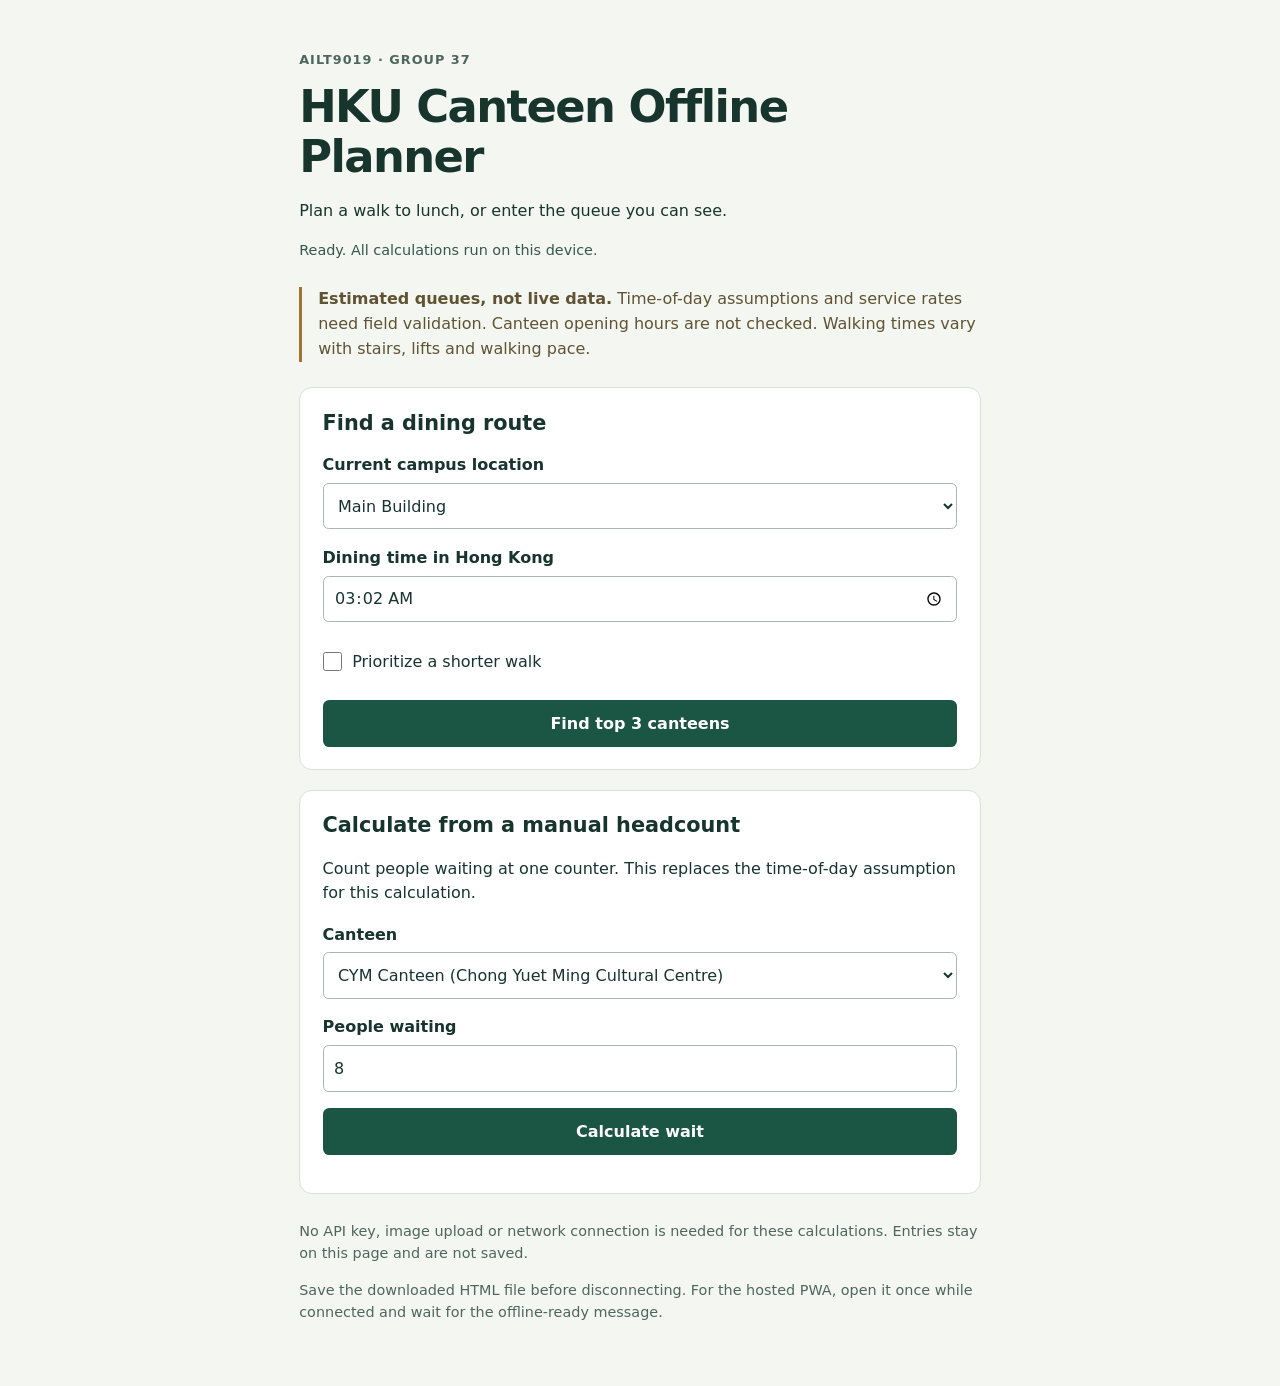
<file: offline/index.html>
<!doctype html>
<html lang="en">
<head>
  <meta charset="utf-8">
  <meta name="viewport" content="width=device-width, initial-scale=1">
  <meta name="theme-color" content="#143a32">
  <meta name="description" content="HKU dining route estimates and manual queue calculator that work offline.">
  <title>HKU Canteen Offline Planner</title>
  <link rel="manifest" href="manifest.webmanifest">
  <style>:root { color-scheme: light; font-family: system-ui, -apple-system, BlinkMacSystemFont, "Segoe UI", sans-serif; color: #17342d; background: #f4f6f1; font-size: 16px; }
* { box-sizing: border-box; }
body { margin: 0; }
main { max-width: 45rem; margin: auto; padding: 2.3rem 1.2rem 3rem; }
.eyebrow { font-size: .8rem; letter-spacing: .08em; text-transform: uppercase; font-weight: 700; color: #4e665e; }
h1 { font-size: clamp(1.9rem, 7vw, 2.8rem); line-height: 1.12; letter-spacing: -.035em; margin: .7rem 0 1rem; }
h2 { font-size: 1.3rem; margin: 0 0 1.1rem; line-height: 1.25; }
p { line-height: 1.55; }
.status { color: #36574d; font-size: .9rem; }
.notice { border-left: .2rem solid #a27332; padding-left: 1rem; margin: 1.6rem 0; color: #605333; }
section { background: white; border: 1px solid #d9e0d6; border-radius: .8rem; padding: 1.4rem; margin-top: 1.2rem; min-width: 0; }
label { display: block; font-weight: 600; line-height: 1.4; margin: 1.1rem 0 .4rem; }
input, select, button { font: inherit; max-width: 100%; min-width: 0; }
input:not([type="checkbox"]), select { width: 100%; min-height: 2.9rem; border: 1px solid #a8b7ad; border-radius: .35rem; padding: .65rem; color: #17342d; background: white; }
select { text-overflow: ellipsis; }
input[type="checkbox"] { width: 1.2rem; height: 1.2rem; margin: 0; flex: 0 0 auto; accent-color: #1c5b47; }
.check { display: flex; align-items: center; gap: .65rem; font-weight: 400; min-height: 2.75rem; }
button { display: block; width: 100%; min-height: 2.95rem; border: 0; border-radius: .4rem; padding: .7rem 1rem; margin-top: 1rem; background: #1b5544; color: white; font-weight: 650; cursor: pointer; }
button:hover { background: #123e31; }
:focus-visible { outline: 3px solid #d09b48; outline-offset: 3px; }
.route { border-top: 1px solid #dfe6df; padding-top: 1rem; margin-top: 1.2rem; overflow-wrap: anywhere; }
.route h3 { margin: 0; font-size: 1rem; line-height: 1.5; }
.route p { margin: .45rem 0 0; }
.route .duration { font-size: 1.5rem; font-weight: 700; }
.detail, footer { font-size: .9rem; color: #4e665e; }
.error { color: #a32727; }
.error:empty { display: none; }
#queue-result { font-weight: 600; }
footer { margin-top: 1.6rem; }
@media(max-width: 400px) { main { padding: 1.4rem .8rem 2rem; } section { padding: 1.1rem; } }
</style>
</head>
<body>
  <main>
    <header>
      <p class="eyebrow">AILT9019 · Group 37</p>
      <h1>HKU Canteen Offline Planner</h1>
      <p>Plan a walk to lunch, or enter the queue you can see.</p>
      <p id="offline-status" class="status" role="status">Ready. All calculations run on this device.</p>
    </header>
    <p class="notice"><strong>Estimated queues, not live data.</strong> Time-of-day assumptions and service rates need field validation. Canteen opening hours are not checked. Walking times vary with stairs, lifts and walking pace.</p>
    <section aria-labelledby="route-heading">
      <h2 id="route-heading">Find a dining route</h2>
      <form id="route-form">
        <label for="origin">Current campus location</label>
        <select id="origin" name="origin" required></select>
        <label for="dining-time">Dining time in Hong Kong</label>
        <input id="dining-time" name="dining-time" type="time" step="60" required>
        <label class="check"><input id="rush" type="checkbox"> Prioritize a shorter walk</label>
        <button type="submit">Find top 3 canteens</button>
      </form>
      <p id="route-error" class="error" role="alert"></p>
      <div id="routes" aria-live="polite"></div>
    </section>
    <section aria-labelledby="queue-heading">
      <h2 id="queue-heading">Calculate from a manual headcount</h2>
      <p>Count people waiting at one counter. This replaces the time-of-day assumption for this calculation.</p>
      <form id="queue-form">
        <label for="canteen">Canteen</label>
        <select id="canteen" name="canteen" required></select>
        <label for="headcount">People waiting</label>
        <input id="headcount" name="headcount" type="number" inputmode="numeric" min="0" max="10000" step="1" value="8" required>
        <button type="submit">Calculate wait</button>
      </form>
      <p id="queue-error" class="error" role="alert"></p>
      <p id="queue-result" aria-live="polite"></p>
    </section>
    <footer>
      <p>No API key, image upload or network connection is needed for these calculations. Entries stay on this page and are not saved.</p>
      <p>Save the downloaded HTML file before disconnecting. For the hosted PWA, open it once while connected and wait for the offline-ready message.</p>
      <noscript>This planner needs JavaScript enabled to calculate routes.</noscript>
    </footer>
  </main>
  <script id="planner-data" type="application/json">{"schema_version":1,"timezone":"Asia/Hong_Kong","basis":"Empirical assumptions; not live queues or measured calibration.","canteens":[{"name":"CYM Canteen (Chong Yuet Ming Cultural Centre)","rate":0.8,"counts":[3.2,3.2,3.2,3.2,3.2,3.2,3.2,3.2,3.2,3.2,3.2,3.2,3.2,3.2,3.2,3.2,3.2,3.2,3.2,3.2,3.2,3.2,3.2,3.2,3.2,3.2,3.2,3.2,3.2,3.2,3.2,3.2,3.2,3.2,3.2,3.2,3.2,3.2,3.2,3.2,3.2,3.2,3.2,3.2,3.2,3.2,3.2,3.2,3.2,3.2,3.2,3.2,3.2,3.2,3.2,3.2,3.2,3.2,3.2,3.2,3.2,3.2,3.2,3.2,3.2,3.2,3.2,3.2,3.2,3.2,3.2,3.2,3.2,3.2,3.2,3.2,3.2,3.2,3.2,3.2,3.2,3.2,3.2,3.2,3.2,3.2,3.2,3.2,3.2,3.2,3.2,3.2,3.2,3.2,3.2,3.2,3.2,3.2,3.2,3.2,3.2,3.2,3.2,3.2,3.2,3.2,3.2,3.2,3.2,3.2,3.2,3.2,3.2,3.2,3.2,3.2,3.2,3.2,3.2,3.2,3.2,3.2,3.2,3.2,3.2,3.2,3.2,3.2,3.2,3.2,3.2,3.2,3.2,3.2,3.2,3.2,3.2,3.2,3.2,3.2,3.2,3.2,3.2,3.2,3.2,3.2,3.2,3.2,3.2,3.2,3.2,3.2,3.2,3.2,3.2,3.2,3.2,3.2,3.2,3.2,3.2,3.2,3.2,3.2,3.2,3.2,3.2,3.2,3.2,3.2,3.2,3.2,3.2,3.2,3.2,3.2,3.2,3.2,3.2,3.2,3.2,3.2,3.2,3.2,3.2,3.2,3.2,3.2,3.2,3.2,3.2,3.2,3.2,3.2,3.2,3.2,3.2,3.2,3.2,3.2,3.2,3.2,3.2,3.2,3.2,3.2,3.2,3.2,3.2,3.2,3.2,3.2,3.2,3.2,3.2,3.2,3.2,3.2,3.2,3.2,3.2,3.2,3.2,3.2,3.2,3.2,3.2,3.2,3.2,3.2,3.2,3.2,3.2,3.2,3.2,3.2,3.2,3.2,3.2,3.2,3.2,3.2,3.2,3.2,3.2,3.2,3.2,3.2,3.2,3.2,3.2,3.2,3.2,3.2,3.2,3.2,3.2,3.2,3.2,3.2,3.2,3.2,3.2,3.2,3.2,3.2,3.2,3.2,3.2,3.2,3.2,3.2,3.2,3.2,3.2,3.2,3.2,3.2,3.2,3.2,3.2,3.2,3.2,3.2,3.2,3.2,3.2,3.2,3.2,3.2,3.2,3.2,3.2,3.2,3.2,3.2,3.2,3.2,3.2,3.2,3.2,3.2,3.2,3.2,3.2,3.2,3.2,3.2,3.2,3.2,3.2,3.2,3.2,3.2,3.2,3.2,3.2,3.2,3.2,3.2,3.2,3.2,3.2,3.2,3.2,3.2,3.2,3.2,3.2,3.2,3.2,3.2,3.2,3.2,3.2,3.2,3.2,3.2,3.2,3.2,3.2,3.2,3.2,3.2,3.2,3.2,3.2,3.2,3.2,3.2,3.2,3.2,3.2,3.2,3.2,3.2,3.2,3.2,3.2,3.2,3.2,3.2,3.2,3.2,3.2,3.2,3.2,3.2,3.2,3.2,3.2,3.2,3.2,3.2,3.2,3.2,3.2,3.2,3.2,3.2,3.2,3.2,3.2,3.2,3.2,3.2,3.2,3.2,3.2,3.2,3.2,3.2,3.2,3.2,3.2,3.2,3.2,3.2,3.2,3.2,3.2,3.2,3.2,3.2,3.2,3.2,3.2,3.2,3.2,3.2,3.2,3.2,3.2,3.2,3.2,3.2,3.2,3.2,3.2,3.2,3.2,3.2,3.2,3.2,3.2,3.2,3.2,3.2,3.2,3.2,3.2,3.2,3.2,3.2,3.2,3.2,3.2,3.2,3.2,3.2,3.2,3.2,3.2,3.2,3.2,3.2,3.2,3.2,3.2,3.2,3.2,3.2,3.2,3.2,3.2,3.2,3.2,3.2,3.2,3.2,3.2,3.2,3.2,3.2,3.2,3.2,3.2,3.2,3.2,3.2,3.2,3.2,3.2,3.2,3.2,3.2,3.2,3.2,3.2,3.2,3.2,3.2,3.2,3.2,3.2,3.2,3.2,3.2,3.2,3.2,3.2,3.2,3.2,3.2,3.2,3.2,3.2,3.2,3.2,3.2,3.2,3.2,3.2,3.2,3.2,3.2,3.2,3.2,3.2,3.2,3.2,3.2,3.2,3.2,3.2,3.2,3.2,3.2,3.2,3.2,3.2,3.2,3.2,3.2,3.2,3.2,3.2,3.2,3.2,3.2,3.2,3.2,3.2,3.2,3.2,3.2,3.2,3.2,3.2,3.2,3.2,3.2,3.2,3.2,3.2,3.2,3.2,3.2,3.2,3.2,3.2,3.2,3.2,3.2,3.2,3.2,3.2,3.2,3.2,3.2,3.2,3.2,3.2,3.2,3.2,3.2,3.2,3.2,3.2,3.2,3.2,3.2,3.2,3.2,3.2,3.2,3.2,3.2,3.2,3.2,3.2,3.2,3.2,3.2,3.2,3.2,3.2,3.2,3.2,3.2,3.2,3.2,3.2,3.2,3.2,3.2,3.2,3.2,3.2,3.2,3.2,3.2,3.2,3.2,3.2,3.2,3.2,3.2,3.2,3.2,3.2,3.2,3.2,3.2,3.2,3.2,3.2,3.2,3.2,3.2,3.2,3.2,3.2,3.2,3.2,3.2,3.2,3.2,3.2,3.2,3.2,3.2,3.2,3.2,3.2,3.2,3.2,3.2,3.2,3.2,3.2,3.2,3.2,3.2,3.2,3.2,3.2,3.2,3.2,3.2,3.2,3.2,3.2,3.2,3.2,3.2,3.2,3.2,3.2,3.2,3.2,3.2853333333333334,3.3706666666666667,3.4560000000000004,3.5413333333333337,3.626666666666667,3.712,3.7973333333333334,3.882666666666667,3.968,4.053333333333334,4.138666666666667,4.224,4.309333333333334,4.394666666666667,4.48,4.565333333333333,4.650666666666667,4.736000000000001,4.8213333333333335,4.906666666666667,4.992,5.077333333333334,5.162666666666667,5.248000000000001,5.333333333333334,5.418666666666667,5.5040000000000004,5.589333333333334,5.674666666666667,5.760000000000001,6.08,6.4,6.720000000000001,7.04,7.36,7.68,8.0,8.32,8.64,8.96,9.280000000000001,9.6,9.919999999999998,10.239999999999998,10.559999999999999,10.879999999999999,11.2,11.52,11.84,12.16,12.544,12.928,13.312000000000001,13.696000000000002,14.080000000000002,14.464000000000002,14.847999999999999,15.232,15.616,16.0,16.0,16.0,16.0,16.0,16.0,16.0,16.0,16.0,16.0,16.0,16.0,16.0,16.0,16.0,16.0,16.0,16.0,16.0,16.0,16.0,16.0,16.0,16.0,16.0,16.0,16.0,16.0,16.0,16.0,16.0,15.808,15.616,15.424,15.232,15.040000000000003,14.848000000000003,14.656000000000002,14.464000000000002,14.272000000000002,14.080000000000002,13.888000000000002,13.696000000000002,13.504000000000001,13.312000000000001,13.120000000000001,12.928,12.736,12.544,12.352,12.16,12.0,11.84,11.68,11.52,11.36,11.2,11.04,10.879999999999999,10.719999999999999,10.559999999999999,10.4,10.240000000000002,10.08,9.920000000000002,9.76,9.600000000000001,9.440000000000001,9.280000000000001,9.120000000000001,8.96,8.8,8.64,8.48,8.32,8.16,8.0,7.84,7.680000000000001,7.5200000000000005,7.36,7.2,7.04,6.880000000000001,6.720000000000001,6.5600000000000005,6.4,6.24,6.080000000000001,5.920000000000001,5.760000000000001,5.717333333333334,5.674666666666667,5.632000000000001,5.589333333333334,5.546666666666667,5.504,5.461333333333334,5.418666666666667,5.376,5.333333333333334,5.290666666666667,5.248,5.205333333333334,5.162666666666667,5.120000000000001,5.077333333333334,5.034666666666667,4.992000000000001,4.949333333333334,4.906666666666667,4.864000000000001,4.8213333333333335,4.778666666666667,4.736000000000001,4.693333333333333,4.650666666666667,4.6080000000000005,4.565333333333333,4.522666666666667,4.48,4.437333333333333,4.394666666666667,4.352,4.309333333333334,4.266666666666667,4.224,4.181333333333334,4.138666666666667,4.096,4.053333333333334,4.010666666666667,3.9680000000000004,3.9253333333333336,3.882666666666667,3.84,3.7973333333333334,3.754666666666667,3.7119999999999997,3.669333333333334,3.626666666666667,3.584,3.5413333333333337,3.498666666666667,3.456,3.4133333333333336,3.3706666666666667,3.3280000000000003,3.2853333333333334,3.242666666666667,3.2,3.2,3.2,3.2,3.2,3.2,3.2,3.2,3.2,3.2,3.2,3.2,3.2,3.2,3.2,3.2,3.2,3.2,3.2,3.2,3.2,3.2,3.2,3.2,3.2,3.2,3.2,3.2,3.2,3.2,3.2,3.2,3.2,3.2,3.2,3.2,3.2,3.2,3.2,3.2,3.2,3.2,3.2,3.2,3.2,3.2,3.2,3.2,3.2,3.2,3.2,3.2,3.2,3.2,3.2,3.2,3.2,3.2,3.2,3.2,3.2,3.2,3.2,3.2,3.2,3.2,3.2,3.2,3.2,3.2,3.2,3.2,3.2,3.2,3.2,3.2,3.2,3.2,3.2,3.2,3.2,3.2,3.2,3.2,3.2,3.2,3.2,3.2,3.2,3.2,3.2,3.2,3.2,3.2,3.2,3.2,3.2,3.2,3.2,3.2,3.2,3.2,3.2,3.2,3.2,3.2,3.2,3.2,3.2,3.2,3.2,3.2,3.2,3.2,3.2,3.2,3.2,3.2,3.2,3.2,3.2,3.2,3.2,3.2,3.2,3.2,3.2,3.2,3.2,3.2,3.2,3.2,3.2,3.2,3.2,3.2,3.2,3.2,3.2,3.2,3.2,3.2,3.2,3.2,3.2,3.2,3.2,3.2,3.2,3.2,3.2,3.3173333333333335,3.4346666666666668,3.5520000000000005,3.6693333333333333,3.786666666666667,3.9040000000000004,4.021333333333334,4.138666666666667,4.256,4.373333333333333,4.490666666666667,4.6080000000000005,4.725333333333333,4.842666666666667,4.960000000000001,5.077333333333334,5.194666666666667,5.312,5.429333333333334,5.546666666666667,5.664,5.781333333333334,5.898666666666667,6.016000000000001,6.133333333333335,6.2506666666666675,6.368,6.485333333333334,6.602666666666668,6.720000000000001,6.896000000000001,7.072000000000001,7.248000000000001,7.424000000000001,7.6000000000000005,7.776000000000001,7.952000000000001,8.128,8.304000000000002,8.48,8.656,8.832,9.008000000000001,9.184000000000001,9.36,9.536000000000001,9.712,9.888000000000002,10.064,10.240000000000002,10.416,10.592,10.768,10.944,11.120000000000001,11.296000000000003,11.472000000000001,11.648,11.824000000000002,12.0,11.941333333333333,11.882666666666669,11.824000000000002,11.765333333333334,11.706666666666667,11.648,11.589333333333336,11.530666666666669,11.472000000000001,11.413333333333334,11.354666666666667,11.296000000000003,11.237333333333336,11.178666666666668,11.120000000000001,11.061333333333334,11.002666666666668,10.944,10.885333333333335,10.826666666666668,10.768,10.709333333333333,10.650666666666668,10.592000000000002,10.533333333333335,10.474666666666668,10.416,10.357333333333333,10.298666666666668,10.240000000000002,10.122666666666667,10.005333333333335,9.888000000000002,9.770666666666667,9.653333333333334,9.536000000000001,9.418666666666667,9.301333333333334,9.184000000000001,9.066666666666668,8.949333333333334,8.832,8.714666666666668,8.597333333333335,8.48,8.362666666666668,8.245333333333335,8.128,8.010666666666667,7.893333333333334,7.776000000000001,7.658666666666668,7.541333333333334,7.424,7.3066666666666675,7.189333333333334,7.072000000000001,6.954666666666667,6.8373333333333335,6.720000000000001,6.602666666666668,6.485333333333334,6.368,6.2506666666666675,6.133333333333335,6.016,5.898666666666667,5.781333333333334,5.664000000000001,5.546666666666667,5.429333333333334,5.312,5.194666666666667,5.077333333333334,4.960000000000001,4.842666666666667,4.725333333333333,4.6080000000000005,4.490666666666667,4.373333333333334,4.256,4.138666666666667,4.021333333333334,3.904,3.7866666666666666,3.669333333333334,3.552,3.4346666666666668,3.3173333333333335,3.2,3.2,3.2,3.2,3.2,3.2,3.2,3.2,3.2,3.2,3.2,3.2,3.2,3.2,3.2,3.2,3.2,3.2,3.2,3.2,3.2,3.2,3.2,3.2,3.2,3.2,3.2,3.2,3.2,3.2,3.2,3.2,3.2,3.2,3.2,3.2,3.2,3.2,3.2,3.2,3.2,3.2,3.2,3.2,3.2,3.2,3.2,3.2,3.2,3.2,3.2,3.2,3.2,3.2,3.2,3.2,3.2,3.2,3.2,3.2,3.2,3.2,3.2,3.2,3.2,3.2,3.2,3.2,3.2,3.2,3.2,3.2,3.2,3.2,3.2,3.2,3.2,3.2,3.2,3.2,3.2,3.2,3.2,3.2,3.2,3.2,3.2,3.2,3.2,3.2,3.2,3.2,3.2,3.2,3.2,3.2,3.2,3.2,3.2,3.2,3.2,3.2,3.2,3.2,3.2,3.2,3.2,3.2,3.2,3.2,3.2,3.2,3.2,3.2,3.2,3.2,3.2,3.2,3.2,3.2,3.2,3.2,3.2,3.2,3.2,3.2,3.2,3.2,3.2,3.2,3.2,3.2,3.2,3.2,3.2,3.2,3.2,3.2,3.2,3.2,3.2,3.2,3.2,3.2,3.2,3.2,3.2,3.2,3.2,3.2,3.2,3.2,3.2,3.2,3.2,3.2,3.2,3.2,3.2,3.2,3.2,3.2,3.2,3.2,3.2,3.2,3.2,3.2,3.2,3.2,3.2,3.2,3.2,3.2,3.2,3.2,3.2,3.2,3.2,3.2,3.2,3.2,3.2,3.2,3.2,3.2,3.2,3.2,3.2,3.2,3.2,3.2,3.2,3.2,3.2,3.2,3.2,3.2,3.2,3.2,3.2,3.2,3.2,3.2,3.2,3.2,3.2,3.2,3.2,3.2,3.2,3.2,3.2,3.2,3.2,3.2,3.2,3.2,3.2,3.2,3.2,3.2,3.2,3.2,3.2,3.2,3.2,3.2,3.2,3.2,3.2,3.2,3.2,3.2,3.2,3.2,3.2,3.2,3.2,3.2,3.2,3.2,3.2,3.2,3.2,3.2,3.2,3.2,3.2,3.2,3.2,3.2,3.2,3.2,3.2,3.2,3.2,3.2,3.2,3.2,3.2,3.2,3.2,3.2,3.2,3.2,3.2,3.2,3.2,3.2]},{"name":"JuYing Tai (Fong Shu Chuen Amenities Centre, Swire Building)","rate":0.6,"counts":[3.2,3.2,3.2,3.2,3.2,3.2,3.2,3.2,3.2,3.2,3.2,3.2,3.2,3.2,3.2,3.2,3.2,3.2,3.2,3.2,3.2,3.2,3.2,3.2,3.2,3.2,3.2,3.2,3.2,3.2,3.2,3.2,3.2,3.2,3.2,3.2,3.2,3.2,3.2,3.2,3.2,3.2,3.2,3.2,3.2,3.2,3.2,3.2,3.2,3.2,3.2,3.2,3.2,3.2,3.2,3.2,3.2,3.2,3.2,3.2,3.2,3.2,3.2,3.2,3.2,3.2,3.2,3.2,3.2,3.2,3.2,3.2,3.2,3.2,3.2,3.2,3.2,3.2,3.2,3.2,3.2,3.2,3.2,3.2,3.2,3.2,3.2,3.2,3.2,3.2,3.2,3.2,3.2,3.2,3.2,3.2,3.2,3.2,3.2,3.2,3.2,3.2,3.2,3.2,3.2,3.2,3.2,3.2,3.2,3.2,3.2,3.2,3.2,3.2,3.2,3.2,3.2,3.2,3.2,3.2,3.2,3.2,3.2,3.2,3.2,3.2,3.2,3.2,3.2,3.2,3.2,3.2,3.2,3.2,3.2,3.2,3.2,3.2,3.2,3.2,3.2,3.2,3.2,3.2,3.2,3.2,3.2,3.2,3.2,3.2,3.2,3.2,3.2,3.2,3.2,3.2,3.2,3.2,3.2,3.2,3.2,3.2,3.2,3.2,3.2,3.2,3.2,3.2,3.2,3.2,3.2,3.2,3.2,3.2,3.2,3.2,3.2,3.2,3.2,3.2,3.2,3.2,3.2,3.2,3.2,3.2,3.2,3.2,3.2,3.2,3.2,3.2,3.2,3.2,3.2,3.2,3.2,3.2,3.2,3.2,3.2,3.2,3.2,3.2,3.2,3.2,3.2,3.2,3.2,3.2,3.2,3.2,3.2,3.2,3.2,3.2,3.2,3.2,3.2,3.2,3.2,3.2,3.2,3.2,3.2,3.2,3.2,3.2,3.2,3.2,3.2,3.2,3.2,3.2,3.2,3.2,3.2,3.2,3.2,3.2,3.2,3.2,3.2,3.2,3.2,3.2,3.2,3.2,3.2,3.2,3.2,3.2,3.2,3.2,3.2,3.2,3.2,3.2,3.2,3.2,3.2,3.2,3.2,3.2,3.2,3.2,3.2,3.2,3.2,3.2,3.2,3.2,3.2,3.2,3.2,3.2,3.2,3.2,3.2,3.2,3.2,3.2,3.2,3.2,3.2,3.2,3.2,3.2,3.2,3.2,3.2,3.2,3.2,3.2,3.2,3.2,3.2,3.2,3.2,3.2,3.2,3.2,3.2,3.2,3.2,3.2,3.2,3.2,3.2,3.2,3.2,3.2,3.2,3.2,3.2,3.2,3.2,3.2,3.2,3.2,3.2,3.2,3.2,3.2,3.2,3.2,3.2,3.2,3.2,3.2,3.2,3.2,3.2,3.2,3.2,3.2,3.2,3.2,3.2,3.2,3.2,3.2,3.2,3.2,3.2,3.2,3.2,3.2,3.2,3.2,3.2,3.2,3.2,3.2,3.2,3.2,3.2,3.2,3.2,3.2,3.2,3.2,3.2,3.2,3.2,3.2,3.2,3.2,3.2,3.2,3.2,3.2,3.2,3.2,3.2,3.2,3.2,3.2,3.2,3.2,3.2,3.2,3.2,3.2,3.2,3.2,3.2,3.2,3.2,3.2,3.2,3.2,3.2,3.2,3.2,3.2,3.2,3.2,3.2,3.2,3.2,3.2,3.2,3.2,3.2,3.2,3.2,3.2,3.2,3.2,3.2,3.2,3.2,3.2,3.2,3.2,3.2,3.2,3.2,3.2,3.2,3.2,3.2,3.2,3.2,3.2,3.2,3.2,3.2,3.2,3.2,3.2,3.2,3.2,3.2,3.2,3.2,3.2,3.2,3.2,3.2,3.2,3.2,3.2,3.2,3.2,3.2,3.2,3.2,3.2,3.2,3.2,3.2,3.2,3.2,3.2,3.2,3.2,3.2,3.2,3.2,3.2,3.2,3.2,3.2,3.2,3.2,3.2,3.2,3.2,3.2,3.2,3.2,3.2,3.2,3.2,3.2,3.2,3.2,3.2,3.2,3.2,3.2,3.2,3.2,3.2,3.2,3.2,3.2,3.2,3.2,3.2,3.2,3.2,3.2,3.2,3.2,3.2,3.2,3.2,3.2,3.2,3.2,3.2,3.2,3.2,3.2,3.2,3.2,3.2,3.2,3.2,3.2,3.2,3.2,3.2,3.2,3.2,3.2,3.2,3.2,3.2,3.2,3.2,3.2,3.2,3.2,3.2,3.2,3.2,3.2,3.2,3.2,3.2,3.2,3.2,3.2,3.2,3.2,3.2,3.2,3.2,3.2,3.2,3.2,3.2,3.2,3.2,3.2,3.2,3.2,3.2,3.2,3.2,3.2,3.2,3.2,3.2,3.2,3.2,3.2,3.2,3.2,3.2,3.2,3.2,3.2,3.2,3.2,3.2,3.2,3.2,3.2,3.2,3.2,3.2,3.2,3.2,3.2,3.2,3.2,3.2,3.2,3.2,3.2,3.2,3.2,3.2,3.2,3.2,3.2,3.2,3.2,3.2,3.2,3.2,3.2,3.2,3.2,3.2,3.2,3.2,3.2,3.2,3.2,3.2,3.2,3.2,3.2,3.2,3.2,3.2,3.2,3.2,3.2,3.2,3.2,3.2,3.2,3.2,3.2,3.2,3.2,3.2,3.2,3.2,3.2,3.2,3.2,3.2,3.2,3.2,3.2,3.2,3.2,3.2,3.2,3.2,3.2,3.2,3.2,3.2,3.2,3.2,3.2,3.2,3.2,3.2,3.2,3.2,3.2,3.2,3.2,3.2,3.2,3.2,3.2,3.2,3.2,3.2,3.2,3.274666666666667,3.3493333333333335,3.4240000000000004,3.498666666666667,3.5733333333333333,3.648,3.722666666666667,3.7973333333333334,3.872,3.9466666666666668,4.021333333333334,4.096,4.1706666666666665,4.245333333333333,4.32,4.394666666666667,4.469333333333333,4.5440000000000005,4.618666666666667,4.693333333333333,4.768,4.842666666666666,4.917333333333334,4.992000000000001,5.066666666666666,5.141333333333334,5.216,5.290666666666667,5.365333333333334,5.4399999999999995,5.720000000000001,6.0,6.28,6.5600000000000005,6.84,7.119999999999999,7.3999999999999995,7.68,7.96,8.239999999999998,8.52,8.799999999999999,9.079999999999998,9.36,9.64,9.92,10.2,10.479999999999999,10.759999999999998,11.04,11.376000000000001,11.712,12.047999999999998,12.384,12.719999999999999,13.056000000000001,13.392,13.727999999999998,14.064,14.399999999999999,14.399999999999999,14.399999999999999,14.399999999999999,14.399999999999999,14.399999999999999,14.399999999999999,14.399999999999999,14.399999999999999,14.399999999999999,14.399999999999999,14.399999999999999,14.399999999999999,14.399999999999999,14.399999999999999,14.399999999999999,14.399999999999999,14.399999999999999,14.399999999999999,14.399999999999999,14.399999999999999,14.399999999999999,14.399999999999999,14.399999999999999,14.399999999999999,14.399999999999999,14.399999999999999,14.399999999999999,14.399999999999999,14.399999999999999,14.399999999999999,14.232,14.064,13.896,13.727999999999998,13.559999999999999,13.392,13.224,13.056000000000001,12.887999999999998,12.719999999999999,12.552,12.384,12.215999999999998,12.047999999999998,11.879999999999999,11.712,11.544,11.376000000000001,11.207999999999998,11.04,10.899999999999999,10.759999999999998,10.62,10.479999999999999,10.34,10.2,10.059999999999999,9.92,9.779999999999998,9.64,9.5,9.36,9.219999999999999,9.08,8.94,8.8,8.66,8.52,8.379999999999999,8.239999999999998,8.1,7.96,7.82,7.68,7.54,7.3999999999999995,7.26,7.12,6.98,6.84,6.7,6.5600000000000005,6.42,6.28,6.140000000000001,6.0,5.859999999999999,5.720000000000001,5.58,5.4399999999999995,5.402666666666667,5.365333333333334,5.327999999999999,5.290666666666667,5.253333333333334,5.216,5.1786666666666665,5.141333333333334,5.104,5.066666666666666,5.029333333333334,4.992,4.954666666666666,4.917333333333334,4.880000000000001,4.842666666666666,4.8053333333333335,4.768000000000001,4.730666666666666,4.693333333333333,4.656000000000001,4.618666666666667,4.581333333333333,4.5440000000000005,4.506666666666667,4.469333333333333,4.432,4.394666666666667,4.357333333333333,4.32,4.282666666666667,4.245333333333333,4.208,4.1706666666666665,4.133333333333334,4.096,4.058666666666666,4.021333333333334,3.984,3.946666666666667,3.9093333333333335,3.8720000000000003,3.834666666666667,3.7973333333333334,3.76,3.722666666666667,3.6853333333333333,3.6479999999999997,3.610666666666667,3.5733333333333333,3.536,3.498666666666667,3.4613333333333336,3.424,3.3866666666666667,3.3493333333333335,3.3120000000000003,3.2746666666666666,3.237333333333334,3.2,3.2,3.2,3.2,3.2,3.2,3.2,3.2,3.2,3.2,3.2,3.2,3.2,3.2,3.2,3.2,3.2,3.2,3.2,3.2,3.2,3.2,3.2,3.2,3.2,3.2,3.2,3.2,3.2,3.2,3.2,3.2,3.2,3.2,3.2,3.2,3.2,3.2,3.2,3.2,3.2,3.2,3.2,3.2,3.2,3.2,3.2,3.2,3.2,3.2,3.2,3.2,3.2,3.2,3.2,3.2,3.2,3.2,3.2,3.2,3.2,3.2,3.2,3.2,3.2,3.2,3.2,3.2,3.2,3.2,3.2,3.2,3.2,3.2,3.2,3.2,3.2,3.2,3.2,3.2,3.2,3.2,3.2,3.2,3.2,3.2,3.2,3.2,3.2,3.2,3.2,3.2,3.2,3.2,3.2,3.2,3.2,3.2,3.2,3.2,3.2,3.2,3.2,3.2,3.2,3.2,3.2,3.2,3.2,3.2,3.2,3.2,3.2,3.2,3.2,3.2,3.2,3.2,3.2,3.2,3.2,3.2,3.2,3.2,3.2,3.2,3.2,3.2,3.2,3.2,3.2,3.2,3.2,3.2,3.2,3.2,3.2,3.2,3.2,3.2,3.2,3.2,3.2,3.2,3.2,3.2,3.2,3.2,3.2,3.2,3.2,3.3066666666666666,3.4133333333333336,3.52,3.626666666666667,3.7333333333333334,3.8400000000000003,3.9466666666666668,4.053333333333334,4.16,4.266666666666667,4.373333333333333,4.48,4.586666666666667,4.693333333333333,4.8,4.906666666666666,5.013333333333334,5.12,5.226666666666667,5.333333333333333,5.4399999999999995,5.546666666666667,5.653333333333333,5.76,5.866666666666667,5.973333333333333,6.08,6.1866666666666665,6.293333333333333,6.4,6.5600000000000005,6.72,6.88,7.04,7.199999999999999,7.359999999999999,7.52,7.68,7.84,7.999999999999999,8.16,8.32,8.48,8.639999999999999,8.799999999999999,8.959999999999999,9.12,9.28,9.44,9.6,9.76,9.919999999999998,10.08,10.239999999999998,10.399999999999999,10.559999999999999,10.719999999999999,10.879999999999999,11.04,11.2,11.146666666666665,11.093333333333334,11.04,10.986666666666666,10.933333333333334,10.879999999999999,10.826666666666666,10.773333333333333,10.719999999999999,10.666666666666666,10.613333333333333,10.559999999999999,10.506666666666666,10.453333333333333,10.399999999999999,10.346666666666666,10.293333333333333,10.239999999999998,10.186666666666667,10.133333333333333,10.08,10.026666666666667,9.973333333333333,9.92,9.866666666666667,9.813333333333333,9.76,9.706666666666667,9.653333333333332,9.6,9.493333333333332,9.386666666666667,9.28,9.173333333333332,9.066666666666666,8.959999999999999,8.853333333333332,8.746666666666666,8.64,8.533333333333333,8.426666666666666,8.32,8.213333333333333,8.106666666666666,8.0,7.893333333333333,7.786666666666666,7.68,7.573333333333332,7.466666666666667,7.359999999999999,7.253333333333333,7.1466666666666665,7.039999999999999,6.933333333333334,6.826666666666666,6.72,6.613333333333333,6.506666666666666,6.4,6.293333333333333,6.1866666666666665,6.08,5.973333333333333,5.866666666666667,5.76,5.653333333333333,5.546666666666667,5.4399999999999995,5.333333333333334,5.226666666666667,5.12,5.013333333333334,4.906666666666666,4.8,4.693333333333333,4.586666666666667,4.48,4.373333333333333,4.266666666666667,4.16,4.053333333333334,3.9466666666666668,3.84,3.7333333333333334,3.626666666666667,3.52,3.4133333333333336,3.3066666666666666,3.2,3.2,3.2,3.2,3.2,3.2,3.2,3.2,3.2,3.2,3.2,3.2,3.2,3.2,3.2,3.2,3.2,3.2,3.2,3.2,3.2,3.2,3.2,3.2,3.2,3.2,3.2,3.2,3.2,3.2,3.2,3.2,3.2,3.2,3.2,3.2,3.2,3.2,3.2,3.2,3.2,3.2,3.2,3.2,3.2,3.2,3.2,3.2,3.2,3.2,3.2,3.2,3.2,3.2,3.2,3.2,3.2,3.2,3.2,3.2,3.2,3.2,3.2,3.2,3.2,3.2,3.2,3.2,3.2,3.2,3.2,3.2,3.2,3.2,3.2,3.2,3.2,3.2,3.2,3.2,3.2,3.2,3.2,3.2,3.2,3.2,3.2,3.2,3.2,3.2,3.2,3.2,3.2,3.2,3.2,3.2,3.2,3.2,3.2,3.2,3.2,3.2,3.2,3.2,3.2,3.2,3.2,3.2,3.2,3.2,3.2,3.2,3.2,3.2,3.2,3.2,3.2,3.2,3.2,3.2,3.2,3.2,3.2,3.2,3.2,3.2,3.2,3.2,3.2,3.2,3.2,3.2,3.2,3.2,3.2,3.2,3.2,3.2,3.2,3.2,3.2,3.2,3.2,3.2,3.2,3.2,3.2,3.2,3.2,3.2,3.2,3.2,3.2,3.2,3.2,3.2,3.2,3.2,3.2,3.2,3.2,3.2,3.2,3.2,3.2,3.2,3.2,3.2,3.2,3.2,3.2,3.2,3.2,3.2,3.2,3.2,3.2,3.2,3.2,3.2,3.2,3.2,3.2,3.2,3.2,3.2,3.2,3.2,3.2,3.2,3.2,3.2,3.2,3.2,3.2,3.2,3.2,3.2,3.2,3.2,3.2,3.2,3.2,3.2,3.2,3.2,3.2,3.2,3.2,3.2,3.2,3.2,3.2,3.2,3.2,3.2,3.2,3.2,3.2,3.2,3.2,3.2,3.2,3.2,3.2,3.2,3.2,3.2,3.2,3.2,3.2,3.2,3.2,3.2,3.2,3.2,3.2,3.2,3.2,3.2,3.2,3.2,3.2,3.2,3.2,3.2,3.2,3.2,3.2,3.2,3.2,3.2,3.2,3.2,3.2,3.2,3.2,3.2,3.2,3.2,3.2,3.2,3.2,3.2,3.2,3.2,3.2,3.2,3.2,3.2]},{"name":"Union Restaurant (Haking Wong Building)","rate":0.8,"counts":[3.2,3.2,3.2,3.2,3.2,3.2,3.2,3.2,3.2,3.2,3.2,3.2,3.2,3.2,3.2,3.2,3.2,3.2,3.2,3.2,3.2,3.2,3.2,3.2,3.2,3.2,3.2,3.2,3.2,3.2,3.2,3.2,3.2,3.2,3.2,3.2,3.2,3.2,3.2,3.2,3.2,3.2,3.2,3.2,3.2,3.2,3.2,3.2,3.2,3.2,3.2,3.2,3.2,3.2,3.2,3.2,3.2,3.2,3.2,3.2,3.2,3.2,3.2,3.2,3.2,3.2,3.2,3.2,3.2,3.2,3.2,3.2,3.2,3.2,3.2,3.2,3.2,3.2,3.2,3.2,3.2,3.2,3.2,3.2,3.2,3.2,3.2,3.2,3.2,3.2,3.2,3.2,3.2,3.2,3.2,3.2,3.2,3.2,3.2,3.2,3.2,3.2,3.2,3.2,3.2,3.2,3.2,3.2,3.2,3.2,3.2,3.2,3.2,3.2,3.2,3.2,3.2,3.2,3.2,3.2,3.2,3.2,3.2,3.2,3.2,3.2,3.2,3.2,3.2,3.2,3.2,3.2,3.2,3.2,3.2,3.2,3.2,3.2,3.2,3.2,3.2,3.2,3.2,3.2,3.2,3.2,3.2,3.2,3.2,3.2,3.2,3.2,3.2,3.2,3.2,3.2,3.2,3.2,3.2,3.2,3.2,3.2,3.2,3.2,3.2,3.2,3.2,3.2,3.2,3.2,3.2,3.2,3.2,3.2,3.2,3.2,3.2,3.2,3.2,3.2,3.2,3.2,3.2,3.2,3.2,3.2,3.2,3.2,3.2,3.2,3.2,3.2,3.2,3.2,3.2,3.2,3.2,3.2,3.2,3.2,3.2,3.2,3.2,3.2,3.2,3.2,3.2,3.2,3.2,3.2,3.2,3.2,3.2,3.2,3.2,3.2,3.2,3.2,3.2,3.2,3.2,3.2,3.2,3.2,3.2,3.2,3.2,3.2,3.2,3.2,3.2,3.2,3.2,3.2,3.2,3.2,3.2,3.2,3.2,3.2,3.2,3.2,3.2,3.2,3.2,3.2,3.2,3.2,3.2,3.2,3.2,3.2,3.2,3.2,3.2,3.2,3.2,3.2,3.2,3.2,3.2,3.2,3.2,3.2,3.2,3.2,3.2,3.2,3.2,3.2,3.2,3.2,3.2,3.2,3.2,3.2,3.2,3.2,3.2,3.2,3.2,3.2,3.2,3.2,3.2,3.2,3.2,3.2,3.2,3.2,3.2,3.2,3.2,3.2,3.2,3.2,3.2,3.2,3.2,3.2,3.2,3.2,3.2,3.2,3.2,3.2,3.2,3.2,3.2,3.2,3.2,3.2,3.2,3.2,3.2,3.2,3.2,3.2,3.2,3.2,3.2,3.2,3.2,3.2,3.2,3.2,3.2,3.2,3.2,3.2,3.2,3.2,3.2,3.2,3.2,3.2,3.2,3.2,3.2,3.2,3.2,3.2,3.2,3.2,3.2,3.2,3.2,3.2,3.2,3.2,3.2,3.2,3.2,3.2,3.2,3.2,3.2,3.2,3.2,3.2,3.2,3.2,3.2,3.2,3.2,3.2,3.2,3.2,3.2,3.2,3.2,3.2,3.2,3.2,3.2,3.2,3.2,3.2,3.2,3.2,3.2,3.2,3.2,3.2,3.2,3.2,3.2,3.2,3.2,3.2,3.2,3.2,3.2,3.2,3.2,3.2,3.2,3.2,3.2,3.2,3.2,3.2,3.2,3.2,3.2,3.2,3.2,3.2,3.2,3.2,3.2,3.2,3.2,3.2,3.2,3.2,3.2,3.2,3.2,3.2,3.2,3.2,3.2,3.2,3.2,3.2,3.2,3.2,3.2,3.2,3.2,3.2,3.2,3.2,3.2,3.2,3.2,3.2,3.2,3.2,3.2,3.2,3.2,3.2,3.2,3.2,3.2,3.2,3.2,3.2,3.2,3.2,3.2,3.2,3.2,3.2,3.2,3.2,3.2,3.2,3.2,3.2,3.2,3.2,3.2,3.2,3.2,3.2,3.2,3.2,3.2,3.2,3.2,3.2,3.2,3.2,3.2,3.2,3.2,3.2,3.2,3.2,3.2,3.2,3.2,3.2,3.2,3.2,3.2,3.2,3.2,3.2,3.2,3.2,3.2,3.2,3.2,3.2,3.2,3.2,3.2,3.2,3.2,3.2,3.2,3.2,3.2,3.2,3.2,3.2,3.2,3.2,3.2,3.2,3.2,3.2,3.2,3.2,3.2,3.2,3.2,3.2,3.2,3.2,3.2,3.2,3.2,3.2,3.2,3.2,3.2,3.2,3.2,3.2,3.2,3.2,3.2,3.2,3.2,3.2,3.2,3.2,3.2,3.2,3.2,3.2,3.2,3.2,3.2,3.2,3.2,3.2,3.2,3.2,3.2,3.2,3.2,3.2,3.2,3.2,3.2,3.2,3.2,3.2,3.2,3.2,3.2,3.2,3.2,3.2,3.2,3.2,3.2,3.2,3.2,3.2,3.2,3.2,3.2,3.2,3.2,3.2,3.2,3.2,3.2,3.2,3.2,3.2,3.2,3.2,3.2,3.2,3.2,3.2,3.2,3.2,3.2,3.2,3.2,3.2,3.2,3.2,3.2,3.2,3.2,3.2,3.2,3.2,3.2,3.2,3.2,3.2,3.2,3.2,3.2,3.2,3.2,3.2,3.2,3.2,3.2,3.2,3.2,3.2,3.2,3.2,3.2,3.2,3.2,3.2,3.2,3.2,3.2,3.2,3.2,3.2,3.2,3.2,3.2,3.2,3.2,3.2,3.2,3.2,3.2,3.2,3.2,3.2,3.2,3.2,3.2,3.2,3.2,3.2,3.2,3.2,3.2,3.2,3.2,3.2,3.2,3.2960000000000003,3.3920000000000003,3.4880000000000004,3.584,3.68,3.7760000000000002,3.8720000000000003,3.9680000000000004,4.064,4.16,4.256,4.352,4.448,4.5440000000000005,4.640000000000001,4.736000000000001,4.832000000000001,4.928000000000001,5.024000000000001,5.12,5.216,5.312000000000001,5.408000000000001,5.504000000000001,5.600000000000001,5.696000000000001,5.792000000000001,5.888000000000001,5.984000000000001,6.080000000000001,6.440000000000001,6.800000000000001,7.160000000000001,7.5200000000000005,7.880000000000001,8.24,8.600000000000001,8.96,9.32,9.68,10.040000000000001,10.4,10.76,11.120000000000001,11.48,11.84,12.200000000000003,12.559999999999999,12.920000000000002,13.280000000000001,13.712,14.144000000000002,14.576,15.008000000000003,15.440000000000001,15.872000000000003,16.304000000000002,16.736,17.168000000000003,17.6,17.6,17.6,17.6,17.6,17.6,17.6,17.6,17.6,17.6,17.6,17.6,17.6,17.6,17.6,17.6,17.6,17.6,17.6,17.6,17.6,17.6,17.6,17.6,17.6,17.6,17.6,17.6,17.6,17.6,17.6,17.384,17.168000000000003,16.952,16.736,16.520000000000003,16.304000000000002,16.088,15.872000000000003,15.656000000000002,15.440000000000001,15.224,15.008000000000003,14.792000000000002,14.576000000000004,14.36,14.144000000000002,13.928,13.712,13.496000000000002,13.280000000000001,13.100000000000001,12.920000000000002,12.740000000000002,12.559999999999999,12.380000000000003,12.200000000000003,12.02,11.84,11.66,11.48,11.3,11.120000000000001,10.940000000000001,10.760000000000002,10.580000000000002,10.400000000000002,10.22,10.040000000000001,9.860000000000001,9.68,9.5,9.32,9.14,8.96,8.780000000000001,8.600000000000001,8.420000000000002,8.240000000000002,8.060000000000002,7.880000000000001,7.700000000000001,7.5200000000000005,7.340000000000002,7.160000000000001,6.98,6.800000000000001,6.620000000000001,6.440000000000001,6.260000000000002,6.080000000000001,6.032000000000001,5.984000000000001,5.936000000000001,5.888000000000001,5.840000000000001,5.792,5.744000000000001,5.696000000000001,5.648000000000001,5.600000000000001,5.5520000000000005,5.5040000000000004,5.456000000000001,5.408000000000001,5.360000000000001,5.312000000000001,5.264000000000001,5.216000000000001,5.168,5.120000000000001,5.072000000000001,5.024000000000001,4.976000000000001,4.928000000000001,4.880000000000001,4.832000000000001,4.784000000000001,4.736000000000001,4.688000000000001,4.640000000000001,4.5920000000000005,4.5440000000000005,4.496,4.448,4.4,4.352,4.304,4.256,4.208,4.16,4.112,4.064000000000001,4.016,3.9680000000000004,3.92,3.8720000000000003,3.8240000000000003,3.776,3.7280000000000006,3.68,3.632,3.5840000000000005,3.5360000000000005,3.488,3.4400000000000004,3.3920000000000003,3.3440000000000003,3.296,3.2480000000000007,3.2,3.2,3.2,3.2,3.2,3.2,3.2,3.2,3.2,3.2,3.2,3.2,3.2,3.2,3.2,3.2,3.2,3.2,3.2,3.2,3.2,3.2,3.2,3.2,3.2,3.2,3.2,3.2,3.2,3.2,3.2,3.2,3.2,3.2,3.2,3.2,3.2,3.2,3.2,3.2,3.2,3.2,3.2,3.2,3.2,3.2,3.2,3.2,3.2,3.2,3.2,3.2,3.2,3.2,3.2,3.2,3.2,3.2,3.2,3.2,3.2,3.2,3.2,3.2,3.2,3.2,3.2,3.2,3.2,3.2,3.2,3.2,3.2,3.2,3.2,3.2,3.2,3.2,3.2,3.2,3.2,3.2,3.2,3.2,3.2,3.2,3.2,3.2,3.2,3.2,3.2,3.2,3.2,3.2,3.2,3.2,3.2,3.2,3.2,3.2,3.2,3.2,3.2,3.2,3.2,3.2,3.2,3.2,3.2,3.2,3.2,3.2,3.2,3.2,3.2,3.2,3.2,3.2,3.2,3.2,3.2,3.2,3.2,3.2,3.2,3.2,3.2,3.2,3.2,3.2,3.2,3.2,3.2,3.2,3.2,3.2,3.2,3.2,3.2,3.2,3.2,3.2,3.2,3.2,3.2,3.2,3.2,3.2,3.2,3.2,3.2,3.3280000000000003,3.4560000000000004,3.5840000000000005,3.712,3.8400000000000003,3.9680000000000004,4.096,4.224,4.352,4.48,4.6080000000000005,4.736000000000001,4.864000000000001,4.992000000000001,5.120000000000001,5.248000000000001,5.376000000000001,5.5040000000000004,5.632000000000001,5.760000000000001,5.888,6.016,6.144000000000001,6.272000000000001,6.4,6.5280000000000005,6.656000000000001,6.784000000000001,6.912000000000001,7.040000000000001,7.232000000000001,7.424000000000001,7.616000000000001,7.808000000000002,8.0,8.192,8.384,8.576,8.768,8.96,9.152000000000001,9.344000000000001,9.536000000000001,9.728000000000002,9.920000000000002,10.112000000000002,10.304000000000002,10.496000000000002,10.688000000000002,10.880000000000003,11.072000000000003,11.264,11.456000000000003,11.648000000000003,11.840000000000003,12.032000000000004,12.224000000000004,12.416,12.608,12.8,12.736,12.672,12.608,12.544,12.48,12.416,12.352,12.288,12.224000000000004,12.16,12.096000000000004,12.032000000000004,11.968,11.904000000000003,11.840000000000003,11.776,11.712000000000003,11.648000000000003,11.584000000000003,11.520000000000003,11.456000000000003,11.392000000000003,11.328000000000003,11.264000000000003,11.200000000000003,11.136000000000001,11.072000000000003,11.008000000000003,10.944,10.880000000000003,10.752000000000002,10.624000000000002,10.496000000000002,10.368000000000002,10.240000000000002,10.112000000000002,9.984000000000002,9.856000000000002,9.728000000000002,9.600000000000001,9.472000000000001,9.344000000000001,9.216000000000001,9.088000000000001,8.96,8.832,8.704,8.576,8.448,8.320000000000002,8.192,8.064,7.936000000000001,7.808000000000001,7.680000000000001,7.552000000000001,7.424000000000001,7.296000000000001,7.168000000000001,7.040000000000001,6.912000000000001,6.784000000000001,6.656000000000001,6.5280000000000005,6.4,6.272,6.144000000000001,6.016,5.888000000000001,5.760000000000002,5.632000000000001,5.5040000000000004,5.376000000000001,5.248000000000001,5.120000000000001,4.992000000000001,4.864000000000001,4.736000000000001,4.6080000000000005,4.48,4.352,4.224,4.096,3.968,3.84,3.712,3.584,3.4560000000000004,3.328,3.2,3.2,3.2,3.2,3.2,3.2,3.2,3.2,3.2,3.2,3.2,3.2,3.2,3.2,3.2,3.2,3.2,3.2,3.2,3.2,3.2,3.2,3.2,3.2,3.2,3.2,3.2,3.2,3.2,3.2,3.2,3.2,3.2,3.2,3.2,3.2,3.2,3.2,3.2,3.2,3.2,3.2,3.2,3.2,3.2,3.2,3.2,3.2,3.2,3.2,3.2,3.2,3.2,3.2,3.2,3.2,3.2,3.2,3.2,3.2,3.2,3.2,3.2,3.2,3.2,3.2,3.2,3.2,3.2,3.2,3.2,3.2,3.2,3.2,3.2,3.2,3.2,3.2,3.2,3.2,3.2,3.2,3.2,3.2,3.2,3.2,3.2,3.2,3.2,3.2,3.2,3.2,3.2,3.2,3.2,3.2,3.2,3.2,3.2,3.2,3.2,3.2,3.2,3.2,3.2,3.2,3.2,3.2,3.2,3.2,3.2,3.2,3.2,3.2,3.2,3.2,3.2,3.2,3.2,3.2,3.2,3.2,3.2,3.2,3.2,3.2,3.2,3.2,3.2,3.2,3.2,3.2,3.2,3.2,3.2,3.2,3.2,3.2,3.2,3.2,3.2,3.2,3.2,3.2,3.2,3.2,3.2,3.2,3.2,3.2,3.2,3.2,3.2,3.2,3.2,3.2,3.2,3.2,3.2,3.2,3.2,3.2,3.2,3.2,3.2,3.2,3.2,3.2,3.2,3.2,3.2,3.2,3.2,3.2,3.2,3.2,3.2,3.2,3.2,3.2,3.2,3.2,3.2,3.2,3.2,3.2,3.2,3.2,3.2,3.2,3.2,3.2,3.2,3.2,3.2,3.2,3.2,3.2,3.2,3.2,3.2,3.2,3.2,3.2,3.2,3.2,3.2,3.2,3.2,3.2,3.2,3.2,3.2,3.2,3.2,3.2,3.2,3.2,3.2,3.2,3.2,3.2,3.2,3.2,3.2,3.2,3.2,3.2,3.2,3.2,3.2,3.2,3.2,3.2,3.2,3.2,3.2,3.2,3.2,3.2,3.2,3.2,3.2,3.2,3.2,3.2,3.2,3.2,3.2,3.2,3.2,3.2,3.2,3.2,3.2,3.2,3.2,3.2,3.2,3.2,3.2,3.2,3.2,3.2,3.2,3.2,3.2,3.2,3.2,3.2]},{"name":"alfafa bistro (Jockey Club Tower, Centennial Campus)","rate":1.2,"counts":[3.2,3.2,3.2,3.2,3.2,3.2,3.2,3.2,3.2,3.2,3.2,3.2,3.2,3.2,3.2,3.2,3.2,3.2,3.2,3.2,3.2,3.2,3.2,3.2,3.2,3.2,3.2,3.2,3.2,3.2,3.2,3.2,3.2,3.2,3.2,3.2,3.2,3.2,3.2,3.2,3.2,3.2,3.2,3.2,3.2,3.2,3.2,3.2,3.2,3.2,3.2,3.2,3.2,3.2,3.2,3.2,3.2,3.2,3.2,3.2,3.2,3.2,3.2,3.2,3.2,3.2,3.2,3.2,3.2,3.2,3.2,3.2,3.2,3.2,3.2,3.2,3.2,3.2,3.2,3.2,3.2,3.2,3.2,3.2,3.2,3.2,3.2,3.2,3.2,3.2,3.2,3.2,3.2,3.2,3.2,3.2,3.2,3.2,3.2,3.2,3.2,3.2,3.2,3.2,3.2,3.2,3.2,3.2,3.2,3.2,3.2,3.2,3.2,3.2,3.2,3.2,3.2,3.2,3.2,3.2,3.2,3.2,3.2,3.2,3.2,3.2,3.2,3.2,3.2,3.2,3.2,3.2,3.2,3.2,3.2,3.2,3.2,3.2,3.2,3.2,3.2,3.2,3.2,3.2,3.2,3.2,3.2,3.2,3.2,3.2,3.2,3.2,3.2,3.2,3.2,3.2,3.2,3.2,3.2,3.2,3.2,3.2,3.2,3.2,3.2,3.2,3.2,3.2,3.2,3.2,3.2,3.2,3.2,3.2,3.2,3.2,3.2,3.2,3.2,3.2,3.2,3.2,3.2,3.2,3.2,3.2,3.2,3.2,3.2,3.2,3.2,3.2,3.2,3.2,3.2,3.2,3.2,3.2,3.2,3.2,3.2,3.2,3.2,3.2,3.2,3.2,3.2,3.2,3.2,3.2,3.2,3.2,3.2,3.2,3.2,3.2,3.2,3.2,3.2,3.2,3.2,3.2,3.2,3.2,3.2,3.2,3.2,3.2,3.2,3.2,3.2,3.2,3.2,3.2,3.2,3.2,3.2,3.2,3.2,3.2,3.2,3.2,3.2,3.2,3.2,3.2,3.2,3.2,3.2,3.2,3.2,3.2,3.2,3.2,3.2,3.2,3.2,3.2,3.2,3.2,3.2,3.2,3.2,3.2,3.2,3.2,3.2,3.2,3.2,3.2,3.2,3.2,3.2,3.2,3.2,3.2,3.2,3.2,3.2,3.2,3.2,3.2,3.2,3.2,3.2,3.2,3.2,3.2,3.2,3.2,3.2,3.2,3.2,3.2,3.2,3.2,3.2,3.2,3.2,3.2,3.2,3.2,3.2,3.2,3.2,3.2,3.2,3.2,3.2,3.2,3.2,3.2,3.2,3.2,3.2,3.2,3.2,3.2,3.2,3.2,3.2,3.2,3.2,3.2,3.2,3.2,3.2,3.2,3.2,3.2,3.2,3.2,3.2,3.2,3.2,3.2,3.2,3.2,3.2,3.2,3.2,3.2,3.2,3.2,3.2,3.2,3.2,3.2,3.2,3.2,3.2,3.2,3.2,3.2,3.2,3.2,3.2,3.2,3.2,3.2,3.2,3.2,3.2,3.2,3.2,3.2,3.2,3.2,3.2,3.2,3.2,3.2,3.2,3.2,3.2,3.2,3.2,3.2,3.2,3.2,3.2,3.2,3.2,3.2,3.2,3.2,3.2,3.2,3.2,3.2,3.2,3.2,3.2,3.2,3.2,3.2,3.2,3.2,3.2,3.2,3.2,3.2,3.2,3.2,3.2,3.2,3.2,3.2,3.2,3.2,3.2,3.2,3.2,3.2,3.2,3.2,3.2,3.2,3.2,3.2,3.2,3.2,3.2,3.2,3.2,3.2,3.2,3.2,3.2,3.2,3.2,3.2,3.2,3.2,3.2,3.2,3.2,3.2,3.2,3.2,3.2,3.2,3.2,3.2,3.2,3.2,3.2,3.2,3.2,3.2,3.2,3.2,3.2,3.2,3.2,3.2,3.2,3.2,3.2,3.2,3.2,3.2,3.2,3.2,3.2,3.2,3.2,3.2,3.2,3.2,3.2,3.2,3.2,3.2,3.2,3.2,3.2,3.2,3.2,3.2,3.2,3.2,3.2,3.2,3.2,3.2,3.2,3.2,3.2,3.2,3.2,3.2,3.2,3.2,3.2,3.2,3.2,3.2,3.2,3.2,3.2,3.2,3.2,3.2,3.2,3.2,3.2,3.2,3.2,3.2,3.2,3.2,3.2,3.2,3.2,3.2,3.2,3.2,3.2,3.2,3.2,3.2,3.2,3.2,3.2,3.2,3.2,3.2,3.2,3.2,3.2,3.2,3.2,3.2,3.2,3.2,3.2,3.2,3.2,3.2,3.2,3.2,3.2,3.2,3.2,3.2,3.2,3.2,3.2,3.2,3.2,3.2,3.2,3.2,3.2,3.2,3.2,3.2,3.2,3.2,3.2,3.2,3.2,3.2,3.2,3.2,3.2,3.2,3.2,3.2,3.2,3.2,3.2,3.2,3.2,3.2,3.2,3.2,3.2,3.2,3.2,3.2,3.2,3.2,3.2,3.2,3.2,3.2,3.2,3.2,3.2,3.2,3.2,3.2,3.2,3.2,3.2,3.2,3.2,3.2,3.2,3.2,3.2,3.2,3.2,3.2,3.2,3.2,3.2,3.2,3.2,3.2,3.2,3.2,3.2,3.2,3.2,3.2,3.2,3.2,3.2,3.2,3.2,3.2,3.2,3.2,3.2,3.2,3.2,3.2,3.2,3.2,3.2,3.2,3.2,3.2,3.2,3.2,3.2,3.2,3.2,3.2,3.2,3.2,3.2,3.2,3.2,3.2,3.2,3.2,3.2,3.2,3.2,3.2,3.2,3.2,3.2,3.2,3.2,3.2,3.2,3.2693333333333334,3.3386666666666667,3.4080000000000004,3.4773333333333336,3.546666666666667,3.616,3.6853333333333333,3.754666666666667,3.824,3.8933333333333335,3.962666666666667,4.032,4.101333333333334,4.1706666666666665,4.24,4.309333333333333,4.378666666666667,4.448,4.517333333333333,4.586666666666667,4.656,4.725333333333333,4.794666666666667,4.864000000000001,4.933333333333334,5.002666666666666,5.072,5.141333333333334,5.210666666666667,5.279999999999999,5.54,5.8,6.0600000000000005,6.32,6.58,6.84,7.1,7.359999999999999,7.619999999999999,7.879999999999999,8.14,8.399999999999999,8.659999999999998,8.919999999999998,9.18,9.44,9.7,9.959999999999997,10.219999999999999,10.479999999999999,10.791999999999998,11.104,11.415999999999997,11.727999999999998,12.04,12.352,12.663999999999998,12.975999999999999,13.288,13.599999999999998,13.599999999999998,13.599999999999998,13.599999999999998,13.599999999999998,13.599999999999998,13.599999999999998,13.599999999999998,13.599999999999998,13.599999999999998,13.599999999999998,13.599999999999998,13.599999999999998,13.599999999999998,13.599999999999998,13.599999999999998,13.599999999999998,13.599999999999998,13.599999999999998,13.599999999999998,13.599999999999998,13.599999999999998,13.599999999999998,13.599999999999998,13.599999999999998,13.599999999999998,13.599999999999998,13.599999999999998,13.599999999999998,13.599999999999998,13.599999999999998,13.443999999999999,13.288,13.131999999999998,12.975999999999999,12.82,12.663999999999998,12.508,12.352,12.195999999999998,12.04,11.884,11.727999999999998,11.572,11.416,11.259999999999998,11.104,10.948,10.791999999999998,10.636,10.479999999999999,10.349999999999998,10.219999999999999,10.09,9.959999999999997,9.829999999999998,9.7,9.569999999999999,9.44,9.309999999999999,9.18,9.05,8.92,8.79,8.66,8.53,8.399999999999999,8.27,8.14,8.01,7.879999999999999,7.749999999999999,7.619999999999999,7.49,7.359999999999999,7.2299999999999995,7.1,6.97,6.84,6.71,6.58,6.449999999999999,6.32,6.1899999999999995,6.0600000000000005,5.93,5.8,5.67,5.54,5.41,5.279999999999999,5.245333333333333,5.210666666666667,5.176,5.141333333333334,5.1066666666666665,5.072,5.037333333333333,5.002666666666666,4.968,4.933333333333334,4.898666666666666,4.864,4.8293333333333335,4.794666666666667,4.76,4.725333333333333,4.690666666666667,4.656000000000001,4.621333333333333,4.586666666666667,4.552,4.517333333333333,4.482666666666667,4.448,4.413333333333333,4.378666666666667,4.344,4.309333333333333,4.274666666666667,4.24,4.205333333333334,4.1706666666666665,4.136,4.101333333333334,4.066666666666666,4.032,3.997333333333333,3.962666666666667,3.928,3.8933333333333335,3.8586666666666667,3.8240000000000003,3.7893333333333334,3.754666666666667,3.7199999999999998,3.6853333333333333,3.650666666666667,3.616,3.5813333333333337,3.546666666666667,3.512,3.4773333333333336,3.4426666666666668,3.408,3.3733333333333335,3.3386666666666667,3.3040000000000003,3.2693333333333334,3.234666666666667,3.2,3.2,3.2,3.2,3.2,3.2,3.2,3.2,3.2,3.2,3.2,3.2,3.2,3.2,3.2,3.2,3.2,3.2,3.2,3.2,3.2,3.2,3.2,3.2,3.2,3.2,3.2,3.2,3.2,3.2,3.2,3.2,3.2,3.2,3.2,3.2,3.2,3.2,3.2,3.2,3.2,3.2,3.2,3.2,3.2,3.2,3.2,3.2,3.2,3.2,3.2,3.2,3.2,3.2,3.2,3.2,3.2,3.2,3.2,3.2,3.2,3.2,3.2,3.2,3.2,3.2,3.2,3.2,3.2,3.2,3.2,3.2,3.2,3.2,3.2,3.2,3.2,3.2,3.2,3.2,3.2,3.2,3.2,3.2,3.2,3.2,3.2,3.2,3.2,3.2,3.2,3.2,3.2,3.2,3.2,3.2,3.2,3.2,3.2,3.2,3.2,3.2,3.2,3.2,3.2,3.2,3.2,3.2,3.2,3.2,3.2,3.2,3.2,3.2,3.2,3.2,3.2,3.2,3.2,3.2,3.2,3.2,3.2,3.2,3.2,3.2,3.2,3.2,3.2,3.2,3.2,3.2,3.2,3.2,3.2,3.2,3.2,3.2,3.2,3.2,3.2,3.2,3.2,3.2,3.2,3.2,3.2,3.2,3.2,3.2,3.2,3.3173333333333335,3.4346666666666668,3.5520000000000005,3.6693333333333333,3.786666666666667,3.9040000000000004,4.021333333333334,4.138666666666667,4.256,4.373333333333333,4.490666666666667,4.6080000000000005,4.725333333333333,4.842666666666667,4.960000000000001,5.077333333333334,5.194666666666667,5.312,5.429333333333334,5.546666666666667,5.664,5.781333333333334,5.898666666666667,6.016000000000001,6.133333333333335,6.2506666666666675,6.368,6.485333333333334,6.602666666666668,6.720000000000001,6.896000000000001,7.072000000000001,7.248000000000001,7.424000000000001,7.6000000000000005,7.776000000000001,7.952000000000001,8.128,8.304000000000002,8.48,8.656,8.832,9.008000000000001,9.184000000000001,9.36,9.536000000000001,9.712,9.888000000000002,10.064,10.240000000000002,10.416,10.592,10.768,10.944,11.120000000000001,11.296000000000003,11.472000000000001,11.648,11.824000000000002,12.0,11.941333333333333,11.882666666666669,11.824000000000002,11.765333333333334,11.706666666666667,11.648,11.589333333333336,11.530666666666669,11.472000000000001,11.413333333333334,11.354666666666667,11.296000000000003,11.237333333333336,11.178666666666668,11.120000000000001,11.061333333333334,11.002666666666668,10.944,10.885333333333335,10.826666666666668,10.768,10.709333333333333,10.650666666666668,10.592000000000002,10.533333333333335,10.474666666666668,10.416,10.357333333333333,10.298666666666668,10.240000000000002,10.122666666666667,10.005333333333335,9.888000000000002,9.770666666666667,9.653333333333334,9.536000000000001,9.418666666666667,9.301333333333334,9.184000000000001,9.066666666666668,8.949333333333334,8.832,8.714666666666668,8.597333333333335,8.48,8.362666666666668,8.245333333333335,8.128,8.010666666666667,7.893333333333334,7.776000000000001,7.658666666666668,7.541333333333334,7.424,7.3066666666666675,7.189333333333334,7.072000000000001,6.954666666666667,6.8373333333333335,6.720000000000001,6.602666666666668,6.485333333333334,6.368,6.2506666666666675,6.133333333333335,6.016,5.898666666666667,5.781333333333334,5.664000000000001,5.546666666666667,5.429333333333334,5.312,5.194666666666667,5.077333333333334,4.960000000000001,4.842666666666667,4.725333333333333,4.6080000000000005,4.490666666666667,4.373333333333334,4.256,4.138666666666667,4.021333333333334,3.904,3.7866666666666666,3.669333333333334,3.552,3.4346666666666668,3.3173333333333335,3.2,3.2,3.2,3.2,3.2,3.2,3.2,3.2,3.2,3.2,3.2,3.2,3.2,3.2,3.2,3.2,3.2,3.2,3.2,3.2,3.2,3.2,3.2,3.2,3.2,3.2,3.2,3.2,3.2,3.2,3.2,3.2,3.2,3.2,3.2,3.2,3.2,3.2,3.2,3.2,3.2,3.2,3.2,3.2,3.2,3.2,3.2,3.2,3.2,3.2,3.2,3.2,3.2,3.2,3.2,3.2,3.2,3.2,3.2,3.2,3.2,3.2,3.2,3.2,3.2,3.2,3.2,3.2,3.2,3.2,3.2,3.2,3.2,3.2,3.2,3.2,3.2,3.2,3.2,3.2,3.2,3.2,3.2,3.2,3.2,3.2,3.2,3.2,3.2,3.2,3.2,3.2,3.2,3.2,3.2,3.2,3.2,3.2,3.2,3.2,3.2,3.2,3.2,3.2,3.2,3.2,3.2,3.2,3.2,3.2,3.2,3.2,3.2,3.2,3.2,3.2,3.2,3.2,3.2,3.2,3.2,3.2,3.2,3.2,3.2,3.2,3.2,3.2,3.2,3.2,3.2,3.2,3.2,3.2,3.2,3.2,3.2,3.2,3.2,3.2,3.2,3.2,3.2,3.2,3.2,3.2,3.2,3.2,3.2,3.2,3.2,3.2,3.2,3.2,3.2,3.2,3.2,3.2,3.2,3.2,3.2,3.2,3.2,3.2,3.2,3.2,3.2,3.2,3.2,3.2,3.2,3.2,3.2,3.2,3.2,3.2,3.2,3.2,3.2,3.2,3.2,3.2,3.2,3.2,3.2,3.2,3.2,3.2,3.2,3.2,3.2,3.2,3.2,3.2,3.2,3.2,3.2,3.2,3.2,3.2,3.2,3.2,3.2,3.2,3.2,3.2,3.2,3.2,3.2,3.2,3.2,3.2,3.2,3.2,3.2,3.2,3.2,3.2,3.2,3.2,3.2,3.2,3.2,3.2,3.2,3.2,3.2,3.2,3.2,3.2,3.2,3.2,3.2,3.2,3.2,3.2,3.2,3.2,3.2,3.2,3.2,3.2,3.2,3.2,3.2,3.2,3.2,3.2,3.2,3.2,3.2,3.2,3.2,3.2,3.2,3.2,3.2,3.2,3.2,3.2,3.2,3.2,3.2,3.2,3.2,3.2,3.2,3.2,3.2,3.2]},{"name":"TAI TAI FOODTOPIA (Shop G. 02, G/F, Composite Building, Main Campus)","rate":1.0,"counts":[3.2,3.2,3.2,3.2,3.2,3.2,3.2,3.2,3.2,3.2,3.2,3.2,3.2,3.2,3.2,3.2,3.2,3.2,3.2,3.2,3.2,3.2,3.2,3.2,3.2,3.2,3.2,3.2,3.2,3.2,3.2,3.2,3.2,3.2,3.2,3.2,3.2,3.2,3.2,3.2,3.2,3.2,3.2,3.2,3.2,3.2,3.2,3.2,3.2,3.2,3.2,3.2,3.2,3.2,3.2,3.2,3.2,3.2,3.2,3.2,3.2,3.2,3.2,3.2,3.2,3.2,3.2,3.2,3.2,3.2,3.2,3.2,3.2,3.2,3.2,3.2,3.2,3.2,3.2,3.2,3.2,3.2,3.2,3.2,3.2,3.2,3.2,3.2,3.2,3.2,3.2,3.2,3.2,3.2,3.2,3.2,3.2,3.2,3.2,3.2,3.2,3.2,3.2,3.2,3.2,3.2,3.2,3.2,3.2,3.2,3.2,3.2,3.2,3.2,3.2,3.2,3.2,3.2,3.2,3.2,3.2,3.2,3.2,3.2,3.2,3.2,3.2,3.2,3.2,3.2,3.2,3.2,3.2,3.2,3.2,3.2,3.2,3.2,3.2,3.2,3.2,3.2,3.2,3.2,3.2,3.2,3.2,3.2,3.2,3.2,3.2,3.2,3.2,3.2,3.2,3.2,3.2,3.2,3.2,3.2,3.2,3.2,3.2,3.2,3.2,3.2,3.2,3.2,3.2,3.2,3.2,3.2,3.2,3.2,3.2,3.2,3.2,3.2,3.2,3.2,3.2,3.2,3.2,3.2,3.2,3.2,3.2,3.2,3.2,3.2,3.2,3.2,3.2,3.2,3.2,3.2,3.2,3.2,3.2,3.2,3.2,3.2,3.2,3.2,3.2,3.2,3.2,3.2,3.2,3.2,3.2,3.2,3.2,3.2,3.2,3.2,3.2,3.2,3.2,3.2,3.2,3.2,3.2,3.2,3.2,3.2,3.2,3.2,3.2,3.2,3.2,3.2,3.2,3.2,3.2,3.2,3.2,3.2,3.2,3.2,3.2,3.2,3.2,3.2,3.2,3.2,3.2,3.2,3.2,3.2,3.2,3.2,3.2,3.2,3.2,3.2,3.2,3.2,3.2,3.2,3.2,3.2,3.2,3.2,3.2,3.2,3.2,3.2,3.2,3.2,3.2,3.2,3.2,3.2,3.2,3.2,3.2,3.2,3.2,3.2,3.2,3.2,3.2,3.2,3.2,3.2,3.2,3.2,3.2,3.2,3.2,3.2,3.2,3.2,3.2,3.2,3.2,3.2,3.2,3.2,3.2,3.2,3.2,3.2,3.2,3.2,3.2,3.2,3.2,3.2,3.2,3.2,3.2,3.2,3.2,3.2,3.2,3.2,3.2,3.2,3.2,3.2,3.2,3.2,3.2,3.2,3.2,3.2,3.2,3.2,3.2,3.2,3.2,3.2,3.2,3.2,3.2,3.2,3.2,3.2,3.2,3.2,3.2,3.2,3.2,3.2,3.2,3.2,3.2,3.2,3.2,3.2,3.2,3.2,3.2,3.2,3.2,3.2,3.2,3.2,3.2,3.2,3.2,3.2,3.2,3.2,3.2,3.2,3.2,3.2,3.2,3.2,3.2,3.2,3.2,3.2,3.2,3.2,3.2,3.2,3.2,3.2,3.2,3.2,3.2,3.2,3.2,3.2,3.2,3.2,3.2,3.2,3.2,3.2,3.2,3.2,3.2,3.2,3.2,3.2,3.2,3.2,3.2,3.2,3.2,3.2,3.2,3.2,3.2,3.2,3.2,3.2,3.2,3.2,3.2,3.2,3.2,3.2,3.2,3.2,3.2,3.2,3.2,3.2,3.2,3.2,3.2,3.2,3.2,3.2,3.2,3.2,3.2,3.2,3.2,3.2,3.2,3.2,3.2,3.2,3.2,3.2,3.2,3.2,3.2,3.2,3.2,3.2,3.2,3.2,3.2,3.2,3.2,3.2,3.2,3.2,3.2,3.2,3.2,3.2,3.2,3.2,3.2,3.2,3.2,3.2,3.2,3.2,3.2,3.2,3.2,3.2,3.2,3.2,3.2,3.2,3.2,3.2,3.2,3.2,3.2,3.2,3.2,3.2,3.2,3.2,3.2,3.2,3.2,3.2,3.2,3.2,3.2,3.2,3.2,3.2,3.2,3.2,3.2,3.2,3.2,3.2,3.2,3.2,3.2,3.2,3.2,3.2,3.2,3.2,3.2,3.2,3.2,3.2,3.2,3.2,3.2,3.2,3.2,3.2,3.2,3.2,3.2,3.2,3.2,3.2,3.2,3.2,3.2,3.2,3.2,3.2,3.2,3.2,3.2,3.2,3.2,3.2,3.2,3.2,3.2,3.2,3.2,3.2,3.2,3.2,3.2,3.2,3.2,3.2,3.2,3.2,3.2,3.2,3.2,3.2,3.2,3.2,3.2,3.2,3.2,3.2,3.2,3.2,3.2,3.2,3.2,3.2,3.2,3.2,3.2,3.2,3.2,3.2,3.2,3.2,3.2,3.2,3.2,3.2,3.2,3.2,3.2,3.2,3.2,3.2,3.2,3.2,3.2,3.2,3.2,3.2,3.2,3.2,3.2,3.2,3.2,3.2,3.2,3.2,3.2,3.2,3.2,3.2,3.2,3.2,3.2,3.2,3.2,3.2,3.2,3.2,3.2,3.2,3.2,3.2,3.2,3.2,3.2,3.2,3.2,3.2,3.2,3.2,3.2,3.2,3.2,3.2,3.2,3.2,3.2,3.2,3.2,3.2,3.2,3.2,3.2,3.2,3.2,3.2,3.2,3.2,3.2,3.2,3.2,3.2,3.2,3.2,3.2,3.2,3.2,3.2,3.2,3.2,3.2,3.2,3.2,3.2,3.2,3.2,3.2,3.2853333333333334,3.3706666666666667,3.4560000000000004,3.5413333333333337,3.626666666666667,3.712,3.7973333333333334,3.882666666666667,3.968,4.053333333333334,4.138666666666667,4.224,4.309333333333334,4.394666666666667,4.48,4.565333333333333,4.650666666666667,4.736000000000001,4.8213333333333335,4.906666666666667,4.992,5.077333333333334,5.162666666666667,5.248000000000001,5.333333333333334,5.418666666666667,5.5040000000000004,5.589333333333334,5.674666666666667,5.760000000000001,6.08,6.4,6.720000000000001,7.04,7.36,7.68,8.0,8.32,8.64,8.96,9.280000000000001,9.6,9.919999999999998,10.239999999999998,10.559999999999999,10.879999999999999,11.2,11.52,11.84,12.16,12.544,12.928,13.312000000000001,13.696000000000002,14.080000000000002,14.464000000000002,14.847999999999999,15.232,15.616,16.0,16.0,16.0,16.0,16.0,16.0,16.0,16.0,16.0,16.0,16.0,16.0,16.0,16.0,16.0,16.0,16.0,16.0,16.0,16.0,16.0,16.0,16.0,16.0,16.0,16.0,16.0,16.0,16.0,16.0,16.0,15.808,15.616,15.424,15.232,15.040000000000003,14.848000000000003,14.656000000000002,14.464000000000002,14.272000000000002,14.080000000000002,13.888000000000002,13.696000000000002,13.504000000000001,13.312000000000001,13.120000000000001,12.928,12.736,12.544,12.352,12.16,12.0,11.84,11.68,11.52,11.36,11.2,11.04,10.879999999999999,10.719999999999999,10.559999999999999,10.4,10.240000000000002,10.08,9.920000000000002,9.76,9.600000000000001,9.440000000000001,9.280000000000001,9.120000000000001,8.96,8.8,8.64,8.48,8.32,8.16,8.0,7.84,7.680000000000001,7.5200000000000005,7.36,7.2,7.04,6.880000000000001,6.720000000000001,6.5600000000000005,6.4,6.24,6.080000000000001,5.920000000000001,5.760000000000001,5.717333333333334,5.674666666666667,5.632000000000001,5.589333333333334,5.546666666666667,5.504,5.461333333333334,5.418666666666667,5.376,5.333333333333334,5.290666666666667,5.248,5.205333333333334,5.162666666666667,5.120000000000001,5.077333333333334,5.034666666666667,4.992000000000001,4.949333333333334,4.906666666666667,4.864000000000001,4.8213333333333335,4.778666666666667,4.736000000000001,4.693333333333333,4.650666666666667,4.6080000000000005,4.565333333333333,4.522666666666667,4.48,4.437333333333333,4.394666666666667,4.352,4.309333333333334,4.266666666666667,4.224,4.181333333333334,4.138666666666667,4.096,4.053333333333334,4.010666666666667,3.9680000000000004,3.9253333333333336,3.882666666666667,3.84,3.7973333333333334,3.754666666666667,3.7119999999999997,3.669333333333334,3.626666666666667,3.584,3.5413333333333337,3.498666666666667,3.456,3.4133333333333336,3.3706666666666667,3.3280000000000003,3.2853333333333334,3.242666666666667,3.2,3.2,3.2,3.2,3.2,3.2,3.2,3.2,3.2,3.2,3.2,3.2,3.2,3.2,3.2,3.2,3.2,3.2,3.2,3.2,3.2,3.2,3.2,3.2,3.2,3.2,3.2,3.2,3.2,3.2,3.2,3.2,3.2,3.2,3.2,3.2,3.2,3.2,3.2,3.2,3.2,3.2,3.2,3.2,3.2,3.2,3.2,3.2,3.2,3.2,3.2,3.2,3.2,3.2,3.2,3.2,3.2,3.2,3.2,3.2,3.2,3.2,3.2,3.2,3.2,3.2,3.2,3.2,3.2,3.2,3.2,3.2,3.2,3.2,3.2,3.2,3.2,3.2,3.2,3.2,3.2,3.2,3.2,3.2,3.2,3.2,3.2,3.2,3.2,3.2,3.2,3.2,3.2,3.2,3.2,3.2,3.2,3.2,3.2,3.2,3.2,3.2,3.2,3.2,3.2,3.2,3.2,3.2,3.2,3.2,3.2,3.2,3.2,3.2,3.2,3.2,3.2,3.2,3.2,3.2,3.2,3.2,3.2,3.2,3.2,3.2,3.2,3.2,3.2,3.2,3.2,3.2,3.2,3.2,3.2,3.2,3.2,3.2,3.2,3.2,3.2,3.2,3.2,3.2,3.2,3.2,3.2,3.2,3.2,3.2,3.2,3.3493333333333335,3.498666666666667,3.648,3.7973333333333334,3.9466666666666668,4.096,4.245333333333333,4.394666666666667,4.5440000000000005,4.693333333333333,4.842666666666666,4.992000000000001,5.141333333333334,5.290666666666667,5.4399999999999995,5.589333333333334,5.738666666666667,5.888,6.037333333333334,6.1866666666666665,6.336,6.485333333333333,6.634666666666667,6.784000000000001,6.933333333333334,7.082666666666666,7.232,7.381333333333333,7.530666666666667,7.68,7.904,8.128,8.352,8.576,8.8,9.024000000000001,9.248000000000001,9.472000000000001,9.696000000000002,9.92,10.144,10.367999999999999,10.591999999999999,10.815999999999999,11.04,11.264,11.488,11.712,11.936,12.16,12.384,12.608,12.832,13.056000000000001,13.280000000000001,13.504000000000001,13.728000000000002,13.951999999999998,14.175999999999998,14.399999999999999,14.325333333333333,14.250666666666667,14.175999999999998,14.101333333333333,14.026666666666667,13.951999999999998,13.877333333333333,13.802666666666667,13.728000000000002,13.653333333333332,13.578666666666667,13.504000000000001,13.429333333333332,13.354666666666667,13.280000000000001,13.205333333333332,13.130666666666666,13.056000000000001,12.981333333333335,12.906666666666666,12.832,12.757333333333335,12.682666666666666,12.608,12.533333333333335,12.458666666666666,12.384,12.309333333333335,12.234666666666666,12.16,12.010666666666665,11.861333333333334,11.712,11.562666666666665,11.413333333333334,11.264,11.114666666666666,10.965333333333334,10.815999999999999,10.666666666666668,10.517333333333333,10.367999999999999,10.218666666666667,10.069333333333333,9.920000000000002,9.770666666666667,9.621333333333332,9.472000000000001,9.322666666666667,9.173333333333336,9.024000000000001,8.874666666666666,8.725333333333333,8.576,8.426666666666666,8.277333333333335,8.128,7.978666666666667,7.8293333333333335,7.68,7.530666666666667,7.381333333333333,7.232,7.082666666666666,6.933333333333334,6.784,6.634666666666667,6.485333333333333,6.336,6.186666666666667,6.037333333333334,5.888,5.738666666666667,5.589333333333334,5.4399999999999995,5.290666666666667,5.141333333333334,4.992000000000001,4.842666666666666,4.693333333333333,4.5440000000000005,4.394666666666667,4.245333333333333,4.096,3.9466666666666668,3.7973333333333334,3.6479999999999997,3.498666666666667,3.349333333333333,3.2,3.2,3.2,3.2,3.2,3.2,3.2,3.2,3.2,3.2,3.2,3.2,3.2,3.2,3.2,3.2,3.2,3.2,3.2,3.2,3.2,3.2,3.2,3.2,3.2,3.2,3.2,3.2,3.2,3.2,3.2,3.2,3.2,3.2,3.2,3.2,3.2,3.2,3.2,3.2,3.2,3.2,3.2,3.2,3.2,3.2,3.2,3.2,3.2,3.2,3.2,3.2,3.2,3.2,3.2,3.2,3.2,3.2,3.2,3.2,3.2,3.2,3.2,3.2,3.2,3.2,3.2,3.2,3.2,3.2,3.2,3.2,3.2,3.2,3.2,3.2,3.2,3.2,3.2,3.2,3.2,3.2,3.2,3.2,3.2,3.2,3.2,3.2,3.2,3.2,3.2,3.2,3.2,3.2,3.2,3.2,3.2,3.2,3.2,3.2,3.2,3.2,3.2,3.2,3.2,3.2,3.2,3.2,3.2,3.2,3.2,3.2,3.2,3.2,3.2,3.2,3.2,3.2,3.2,3.2,3.2,3.2,3.2,3.2,3.2,3.2,3.2,3.2,3.2,3.2,3.2,3.2,3.2,3.2,3.2,3.2,3.2,3.2,3.2,3.2,3.2,3.2,3.2,3.2,3.2,3.2,3.2,3.2,3.2,3.2,3.2,3.2,3.2,3.2,3.2,3.2,3.2,3.2,3.2,3.2,3.2,3.2,3.2,3.2,3.2,3.2,3.2,3.2,3.2,3.2,3.2,3.2,3.2,3.2,3.2,3.2,3.2,3.2,3.2,3.2,3.2,3.2,3.2,3.2,3.2,3.2,3.2,3.2,3.2,3.2,3.2,3.2,3.2,3.2,3.2,3.2,3.2,3.2,3.2,3.2,3.2,3.2,3.2,3.2,3.2,3.2,3.2,3.2,3.2,3.2,3.2,3.2,3.2,3.2,3.2,3.2,3.2,3.2,3.2,3.2,3.2,3.2,3.2,3.2,3.2,3.2,3.2,3.2,3.2,3.2,3.2,3.2,3.2,3.2,3.2,3.2,3.2,3.2,3.2,3.2,3.2,3.2,3.2,3.2,3.2,3.2,3.2,3.2,3.2,3.2,3.2,3.2,3.2,3.2,3.2,3.2,3.2,3.2,3.2,3.2,3.2,3.2,3.2,3.2,3.2,3.2,3.2,3.2,3.2,3.2]},{"name":"TamJai SamGor (G/F The Jockey Club Tower, Centennial Campus)","rate":1.5,"counts":[3.2,3.2,3.2,3.2,3.2,3.2,3.2,3.2,3.2,3.2,3.2,3.2,3.2,3.2,3.2,3.2,3.2,3.2,3.2,3.2,3.2,3.2,3.2,3.2,3.2,3.2,3.2,3.2,3.2,3.2,3.2,3.2,3.2,3.2,3.2,3.2,3.2,3.2,3.2,3.2,3.2,3.2,3.2,3.2,3.2,3.2,3.2,3.2,3.2,3.2,3.2,3.2,3.2,3.2,3.2,3.2,3.2,3.2,3.2,3.2,3.2,3.2,3.2,3.2,3.2,3.2,3.2,3.2,3.2,3.2,3.2,3.2,3.2,3.2,3.2,3.2,3.2,3.2,3.2,3.2,3.2,3.2,3.2,3.2,3.2,3.2,3.2,3.2,3.2,3.2,3.2,3.2,3.2,3.2,3.2,3.2,3.2,3.2,3.2,3.2,3.2,3.2,3.2,3.2,3.2,3.2,3.2,3.2,3.2,3.2,3.2,3.2,3.2,3.2,3.2,3.2,3.2,3.2,3.2,3.2,3.2,3.2,3.2,3.2,3.2,3.2,3.2,3.2,3.2,3.2,3.2,3.2,3.2,3.2,3.2,3.2,3.2,3.2,3.2,3.2,3.2,3.2,3.2,3.2,3.2,3.2,3.2,3.2,3.2,3.2,3.2,3.2,3.2,3.2,3.2,3.2,3.2,3.2,3.2,3.2,3.2,3.2,3.2,3.2,3.2,3.2,3.2,3.2,3.2,3.2,3.2,3.2,3.2,3.2,3.2,3.2,3.2,3.2,3.2,3.2,3.2,3.2,3.2,3.2,3.2,3.2,3.2,3.2,3.2,3.2,3.2,3.2,3.2,3.2,3.2,3.2,3.2,3.2,3.2,3.2,3.2,3.2,3.2,3.2,3.2,3.2,3.2,3.2,3.2,3.2,3.2,3.2,3.2,3.2,3.2,3.2,3.2,3.2,3.2,3.2,3.2,3.2,3.2,3.2,3.2,3.2,3.2,3.2,3.2,3.2,3.2,3.2,3.2,3.2,3.2,3.2,3.2,3.2,3.2,3.2,3.2,3.2,3.2,3.2,3.2,3.2,3.2,3.2,3.2,3.2,3.2,3.2,3.2,3.2,3.2,3.2,3.2,3.2,3.2,3.2,3.2,3.2,3.2,3.2,3.2,3.2,3.2,3.2,3.2,3.2,3.2,3.2,3.2,3.2,3.2,3.2,3.2,3.2,3.2,3.2,3.2,3.2,3.2,3.2,3.2,3.2,3.2,3.2,3.2,3.2,3.2,3.2,3.2,3.2,3.2,3.2,3.2,3.2,3.2,3.2,3.2,3.2,3.2,3.2,3.2,3.2,3.2,3.2,3.2,3.2,3.2,3.2,3.2,3.2,3.2,3.2,3.2,3.2,3.2,3.2,3.2,3.2,3.2,3.2,3.2,3.2,3.2,3.2,3.2,3.2,3.2,3.2,3.2,3.2,3.2,3.2,3.2,3.2,3.2,3.2,3.2,3.2,3.2,3.2,3.2,3.2,3.2,3.2,3.2,3.2,3.2,3.2,3.2,3.2,3.2,3.2,3.2,3.2,3.2,3.2,3.2,3.2,3.2,3.2,3.2,3.2,3.2,3.2,3.2,3.2,3.2,3.2,3.2,3.2,3.2,3.2,3.2,3.2,3.2,3.2,3.2,3.2,3.2,3.2,3.2,3.2,3.2,3.2,3.2,3.2,3.2,3.2,3.2,3.2,3.2,3.2,3.2,3.2,3.2,3.2,3.2,3.2,3.2,3.2,3.2,3.2,3.2,3.2,3.2,3.2,3.2,3.2,3.2,3.2,3.2,3.2,3.2,3.2,3.2,3.2,3.2,3.2,3.2,3.2,3.2,3.2,3.2,3.2,3.2,3.2,3.2,3.2,3.2,3.2,3.2,3.2,3.2,3.2,3.2,3.2,3.2,3.2,3.2,3.2,3.2,3.2,3.2,3.2,3.2,3.2,3.2,3.2,3.2,3.2,3.2,3.2,3.2,3.2,3.2,3.2,3.2,3.2,3.2,3.2,3.2,3.2,3.2,3.2,3.2,3.2,3.2,3.2,3.2,3.2,3.2,3.2,3.2,3.2,3.2,3.2,3.2,3.2,3.2,3.2,3.2,3.2,3.2,3.2,3.2,3.2,3.2,3.2,3.2,3.2,3.2,3.2,3.2,3.2,3.2,3.2,3.2,3.2,3.2,3.2,3.2,3.2,3.2,3.2,3.2,3.2,3.2,3.2,3.2,3.2,3.2,3.2,3.2,3.2,3.2,3.2,3.2,3.2,3.2,3.2,3.2,3.2,3.2,3.2,3.2,3.2,3.2,3.2,3.2,3.2,3.2,3.2,3.2,3.2,3.2,3.2,3.2,3.2,3.2,3.2,3.2,3.2,3.2,3.2,3.2,3.2,3.2,3.2,3.2,3.2,3.2,3.2,3.2,3.2,3.2,3.2,3.2,3.2,3.2,3.2,3.2,3.2,3.2,3.2,3.2,3.2,3.2,3.2,3.2,3.2,3.2,3.2,3.2,3.2,3.2,3.2,3.2,3.2,3.2,3.2,3.2,3.2,3.2,3.2,3.2,3.2,3.2,3.2,3.2,3.2,3.2,3.2,3.2,3.2,3.2,3.2,3.2,3.2,3.2,3.2,3.2,3.2,3.2,3.2,3.2,3.2,3.2,3.2,3.2,3.2,3.2,3.2,3.2,3.2,3.2,3.2,3.2,3.2,3.2,3.2,3.2,3.2,3.2,3.2,3.2,3.2,3.2,3.2,3.2,3.2,3.2,3.2,3.2,3.2,3.2,3.2,3.2,3.2,3.2,3.2,3.2,3.2,3.2,3.2,3.2,3.2,3.2,3.2,3.2,3.2,3.2,3.2,3.2,3.2,3.2,3.2,3.2,3.274666666666667,3.3493333333333335,3.4240000000000004,3.498666666666667,3.5733333333333333,3.648,3.722666666666667,3.7973333333333334,3.872,3.9466666666666668,4.021333333333334,4.096,4.1706666666666665,4.245333333333333,4.32,4.394666666666667,4.469333333333333,4.5440000000000005,4.618666666666667,4.693333333333333,4.768,4.842666666666666,4.917333333333334,4.992000000000001,5.066666666666666,5.141333333333334,5.216,5.290666666666667,5.365333333333334,5.4399999999999995,5.720000000000001,6.0,6.28,6.5600000000000005,6.84,7.119999999999999,7.3999999999999995,7.68,7.96,8.239999999999998,8.52,8.799999999999999,9.079999999999998,9.36,9.64,9.92,10.2,10.479999999999999,10.759999999999998,11.04,11.376000000000001,11.712,12.047999999999998,12.384,12.719999999999999,13.056000000000001,13.392,13.727999999999998,14.064,14.399999999999999,14.399999999999999,14.399999999999999,14.399999999999999,14.399999999999999,14.399999999999999,14.399999999999999,14.399999999999999,14.399999999999999,14.399999999999999,14.399999999999999,14.399999999999999,14.399999999999999,14.399999999999999,14.399999999999999,14.399999999999999,14.399999999999999,14.399999999999999,14.399999999999999,14.399999999999999,14.399999999999999,14.399999999999999,14.399999999999999,14.399999999999999,14.399999999999999,14.399999999999999,14.399999999999999,14.399999999999999,14.399999999999999,14.399999999999999,14.399999999999999,14.232,14.064,13.896,13.727999999999998,13.559999999999999,13.392,13.224,13.056000000000001,12.887999999999998,12.719999999999999,12.552,12.384,12.215999999999998,12.047999999999998,11.879999999999999,11.712,11.544,11.376000000000001,11.207999999999998,11.04,10.899999999999999,10.759999999999998,10.62,10.479999999999999,10.34,10.2,10.059999999999999,9.92,9.779999999999998,9.64,9.5,9.36,9.219999999999999,9.08,8.94,8.8,8.66,8.52,8.379999999999999,8.239999999999998,8.1,7.96,7.82,7.68,7.54,7.3999999999999995,7.26,7.12,6.98,6.84,6.7,6.5600000000000005,6.42,6.28,6.140000000000001,6.0,5.859999999999999,5.720000000000001,5.58,5.4399999999999995,5.402666666666667,5.365333333333334,5.327999999999999,5.290666666666667,5.253333333333334,5.216,5.1786666666666665,5.141333333333334,5.104,5.066666666666666,5.029333333333334,4.992,4.954666666666666,4.917333333333334,4.880000000000001,4.842666666666666,4.8053333333333335,4.768000000000001,4.730666666666666,4.693333333333333,4.656000000000001,4.618666666666667,4.581333333333333,4.5440000000000005,4.506666666666667,4.469333333333333,4.432,4.394666666666667,4.357333333333333,4.32,4.282666666666667,4.245333333333333,4.208,4.1706666666666665,4.133333333333334,4.096,4.058666666666666,4.021333333333334,3.984,3.946666666666667,3.9093333333333335,3.8720000000000003,3.834666666666667,3.7973333333333334,3.76,3.722666666666667,3.6853333333333333,3.6479999999999997,3.610666666666667,3.5733333333333333,3.536,3.498666666666667,3.4613333333333336,3.424,3.3866666666666667,3.3493333333333335,3.3120000000000003,3.2746666666666666,3.237333333333334,3.2,3.2,3.2,3.2,3.2,3.2,3.2,3.2,3.2,3.2,3.2,3.2,3.2,3.2,3.2,3.2,3.2,3.2,3.2,3.2,3.2,3.2,3.2,3.2,3.2,3.2,3.2,3.2,3.2,3.2,3.2,3.2,3.2,3.2,3.2,3.2,3.2,3.2,3.2,3.2,3.2,3.2,3.2,3.2,3.2,3.2,3.2,3.2,3.2,3.2,3.2,3.2,3.2,3.2,3.2,3.2,3.2,3.2,3.2,3.2,3.2,3.2,3.2,3.2,3.2,3.2,3.2,3.2,3.2,3.2,3.2,3.2,3.2,3.2,3.2,3.2,3.2,3.2,3.2,3.2,3.2,3.2,3.2,3.2,3.2,3.2,3.2,3.2,3.2,3.2,3.2,3.2,3.2,3.2,3.2,3.2,3.2,3.2,3.2,3.2,3.2,3.2,3.2,3.2,3.2,3.2,3.2,3.2,3.2,3.2,3.2,3.2,3.2,3.2,3.2,3.2,3.2,3.2,3.2,3.2,3.2,3.2,3.2,3.2,3.2,3.2,3.2,3.2,3.2,3.2,3.2,3.2,3.2,3.2,3.2,3.2,3.2,3.2,3.2,3.2,3.2,3.2,3.2,3.2,3.2,3.2,3.2,3.2,3.2,3.2,3.2,3.3706666666666667,3.5413333333333337,3.712,3.882666666666667,4.053333333333334,4.224,4.394666666666667,4.565333333333333,4.736000000000001,4.906666666666667,5.077333333333334,5.248000000000001,5.418666666666667,5.589333333333334,5.760000000000001,5.930666666666667,6.101333333333334,6.272,6.442666666666668,6.613333333333333,6.784,6.954666666666667,7.125333333333334,7.296000000000001,7.466666666666668,7.637333333333334,7.808000000000001,7.978666666666667,8.149333333333335,8.32,8.576,8.832,9.088000000000001,9.344000000000001,9.600000000000001,9.856000000000002,10.112000000000002,10.368000000000002,10.624000000000002,10.879999999999999,11.136,11.392,11.648,11.904,12.16,12.416,12.672,12.928,13.184000000000001,13.440000000000001,13.696000000000002,13.952000000000002,14.208000000000002,14.464000000000002,14.720000000000002,14.976000000000003,15.232000000000003,15.488,15.744,16.0,15.914666666666665,15.829333333333334,15.744,15.658666666666669,15.573333333333334,15.488,15.402666666666669,15.317333333333334,15.232000000000003,15.146666666666668,15.061333333333334,14.976000000000003,14.890666666666668,14.805333333333333,14.720000000000002,14.634666666666668,14.549333333333333,14.464000000000002,14.378666666666668,14.293333333333333,14.208000000000002,14.122666666666667,14.037333333333333,13.952000000000002,13.866666666666667,13.781333333333333,13.696000000000002,13.610666666666667,13.525333333333332,13.440000000000001,13.269333333333336,13.09866666666667,12.928,12.757333333333335,12.58666666666667,12.416,12.245333333333335,12.074666666666669,11.904,11.733333333333334,11.562666666666669,11.392,11.221333333333334,11.050666666666668,10.880000000000003,10.709333333333333,10.538666666666668,10.368000000000002,10.197333333333333,10.026666666666667,9.856000000000002,9.685333333333334,9.514666666666667,9.344000000000001,9.173333333333334,9.002666666666666,8.832,8.661333333333335,8.490666666666666,8.32,8.149333333333335,7.978666666666667,7.808,7.637333333333334,7.466666666666668,7.296,7.125333333333334,6.954666666666667,6.784000000000001,6.613333333333334,6.442666666666668,6.272,6.101333333333334,5.930666666666667,5.760000000000001,5.589333333333334,5.418666666666667,5.248000000000001,5.077333333333334,4.906666666666667,4.736000000000001,4.565333333333334,4.394666666666667,4.224,4.053333333333334,3.882666666666667,3.7119999999999997,3.5413333333333337,3.3706666666666667,3.2,3.2,3.2,3.2,3.2,3.2,3.2,3.2,3.2,3.2,3.2,3.2,3.2,3.2,3.2,3.2,3.2,3.2,3.2,3.2,3.2,3.2,3.2,3.2,3.2,3.2,3.2,3.2,3.2,3.2,3.2,3.2,3.2,3.2,3.2,3.2,3.2,3.2,3.2,3.2,3.2,3.2,3.2,3.2,3.2,3.2,3.2,3.2,3.2,3.2,3.2,3.2,3.2,3.2,3.2,3.2,3.2,3.2,3.2,3.2,3.2,3.2,3.2,3.2,3.2,3.2,3.2,3.2,3.2,3.2,3.2,3.2,3.2,3.2,3.2,3.2,3.2,3.2,3.2,3.2,3.2,3.2,3.2,3.2,3.2,3.2,3.2,3.2,3.2,3.2,3.2,3.2,3.2,3.2,3.2,3.2,3.2,3.2,3.2,3.2,3.2,3.2,3.2,3.2,3.2,3.2,3.2,3.2,3.2,3.2,3.2,3.2,3.2,3.2,3.2,3.2,3.2,3.2,3.2,3.2,3.2,3.2,3.2,3.2,3.2,3.2,3.2,3.2,3.2,3.2,3.2,3.2,3.2,3.2,3.2,3.2,3.2,3.2,3.2,3.2,3.2,3.2,3.2,3.2,3.2,3.2,3.2,3.2,3.2,3.2,3.2,3.2,3.2,3.2,3.2,3.2,3.2,3.2,3.2,3.2,3.2,3.2,3.2,3.2,3.2,3.2,3.2,3.2,3.2,3.2,3.2,3.2,3.2,3.2,3.2,3.2,3.2,3.2,3.2,3.2,3.2,3.2,3.2,3.2,3.2,3.2,3.2,3.2,3.2,3.2,3.2,3.2,3.2,3.2,3.2,3.2,3.2,3.2,3.2,3.2,3.2,3.2,3.2,3.2,3.2,3.2,3.2,3.2,3.2,3.2,3.2,3.2,3.2,3.2,3.2,3.2,3.2,3.2,3.2,3.2,3.2,3.2,3.2,3.2,3.2,3.2,3.2,3.2,3.2,3.2,3.2,3.2,3.2,3.2,3.2,3.2,3.2,3.2,3.2,3.2,3.2,3.2,3.2,3.2,3.2,3.2,3.2,3.2,3.2,3.2,3.2,3.2,3.2,3.2,3.2,3.2,3.2,3.2,3.2,3.2,3.2,3.2,3.2,3.2,3.2,3.2,3.2,3.2,3.2,3.2]},{"name":"Asian Gourmet (G/F, Run Run Shaw Tower, Centennial Campus)","rate":1.5,"counts":[3.2,3.2,3.2,3.2,3.2,3.2,3.2,3.2,3.2,3.2,3.2,3.2,3.2,3.2,3.2,3.2,3.2,3.2,3.2,3.2,3.2,3.2,3.2,3.2,3.2,3.2,3.2,3.2,3.2,3.2,3.2,3.2,3.2,3.2,3.2,3.2,3.2,3.2,3.2,3.2,3.2,3.2,3.2,3.2,3.2,3.2,3.2,3.2,3.2,3.2,3.2,3.2,3.2,3.2,3.2,3.2,3.2,3.2,3.2,3.2,3.2,3.2,3.2,3.2,3.2,3.2,3.2,3.2,3.2,3.2,3.2,3.2,3.2,3.2,3.2,3.2,3.2,3.2,3.2,3.2,3.2,3.2,3.2,3.2,3.2,3.2,3.2,3.2,3.2,3.2,3.2,3.2,3.2,3.2,3.2,3.2,3.2,3.2,3.2,3.2,3.2,3.2,3.2,3.2,3.2,3.2,3.2,3.2,3.2,3.2,3.2,3.2,3.2,3.2,3.2,3.2,3.2,3.2,3.2,3.2,3.2,3.2,3.2,3.2,3.2,3.2,3.2,3.2,3.2,3.2,3.2,3.2,3.2,3.2,3.2,3.2,3.2,3.2,3.2,3.2,3.2,3.2,3.2,3.2,3.2,3.2,3.2,3.2,3.2,3.2,3.2,3.2,3.2,3.2,3.2,3.2,3.2,3.2,3.2,3.2,3.2,3.2,3.2,3.2,3.2,3.2,3.2,3.2,3.2,3.2,3.2,3.2,3.2,3.2,3.2,3.2,3.2,3.2,3.2,3.2,3.2,3.2,3.2,3.2,3.2,3.2,3.2,3.2,3.2,3.2,3.2,3.2,3.2,3.2,3.2,3.2,3.2,3.2,3.2,3.2,3.2,3.2,3.2,3.2,3.2,3.2,3.2,3.2,3.2,3.2,3.2,3.2,3.2,3.2,3.2,3.2,3.2,3.2,3.2,3.2,3.2,3.2,3.2,3.2,3.2,3.2,3.2,3.2,3.2,3.2,3.2,3.2,3.2,3.2,3.2,3.2,3.2,3.2,3.2,3.2,3.2,3.2,3.2,3.2,3.2,3.2,3.2,3.2,3.2,3.2,3.2,3.2,3.2,3.2,3.2,3.2,3.2,3.2,3.2,3.2,3.2,3.2,3.2,3.2,3.2,3.2,3.2,3.2,3.2,3.2,3.2,3.2,3.2,3.2,3.2,3.2,3.2,3.2,3.2,3.2,3.2,3.2,3.2,3.2,3.2,3.2,3.2,3.2,3.2,3.2,3.2,3.2,3.2,3.2,3.2,3.2,3.2,3.2,3.2,3.2,3.2,3.2,3.2,3.2,3.2,3.2,3.2,3.2,3.2,3.2,3.2,3.2,3.2,3.2,3.2,3.2,3.2,3.2,3.2,3.2,3.2,3.2,3.2,3.2,3.2,3.2,3.2,3.2,3.2,3.2,3.2,3.2,3.2,3.2,3.2,3.2,3.2,3.2,3.2,3.2,3.2,3.2,3.2,3.2,3.2,3.2,3.2,3.2,3.2,3.2,3.2,3.2,3.2,3.2,3.2,3.2,3.2,3.2,3.2,3.2,3.2,3.2,3.2,3.2,3.2,3.2,3.2,3.2,3.2,3.2,3.2,3.2,3.2,3.2,3.2,3.2,3.2,3.2,3.2,3.2,3.2,3.2,3.2,3.2,3.2,3.2,3.2,3.2,3.2,3.2,3.2,3.2,3.2,3.2,3.2,3.2,3.2,3.2,3.2,3.2,3.2,3.2,3.2,3.2,3.2,3.2,3.2,3.2,3.2,3.2,3.2,3.2,3.2,3.2,3.2,3.2,3.2,3.2,3.2,3.2,3.2,3.2,3.2,3.2,3.2,3.2,3.2,3.2,3.2,3.2,3.2,3.2,3.2,3.2,3.2,3.2,3.2,3.2,3.2,3.2,3.2,3.2,3.2,3.2,3.2,3.2,3.2,3.2,3.2,3.2,3.2,3.2,3.2,3.2,3.2,3.2,3.2,3.2,3.2,3.2,3.2,3.2,3.2,3.2,3.2,3.2,3.2,3.2,3.2,3.2,3.2,3.2,3.2,3.2,3.2,3.2,3.2,3.2,3.2,3.2,3.2,3.2,3.2,3.2,3.2,3.2,3.2,3.2,3.2,3.2,3.2,3.2,3.2,3.2,3.2,3.2,3.2,3.2,3.2,3.2,3.2,3.2,3.2,3.2,3.2,3.2,3.2,3.2,3.2,3.2,3.2,3.2,3.2,3.2,3.2,3.2,3.2,3.2,3.2,3.2,3.2,3.2,3.2,3.2,3.2,3.2,3.2,3.2,3.2,3.2,3.2,3.2,3.2,3.2,3.2,3.2,3.2,3.2,3.2,3.2,3.2,3.2,3.2,3.2,3.2,3.2,3.2,3.2,3.2,3.2,3.2,3.2,3.2,3.2,3.2,3.2,3.2,3.2,3.2,3.2,3.2,3.2,3.2,3.2,3.2,3.2,3.2,3.2,3.2,3.2,3.2,3.2,3.2,3.2,3.2,3.2,3.2,3.2,3.2,3.2,3.2,3.2,3.2,3.2,3.2,3.2,3.2,3.2,3.2,3.2,3.2,3.2,3.2,3.2,3.2,3.2,3.2,3.2,3.2,3.2,3.2,3.2,3.2,3.2,3.2,3.2,3.2,3.2,3.2,3.2,3.2,3.2,3.2,3.2,3.2,3.2,3.2,3.2,3.2,3.2,3.2,3.2,3.2,3.2,3.2,3.2,3.2,3.2,3.2,3.2,3.2,3.2,3.2,3.2,3.2,3.2,3.2,3.2,3.2,3.2,3.2,3.2,3.2,3.2,3.2,3.2,3.2,3.2,3.2,3.2,3.2,3.2,3.2,3.2,3.2,3.2,3.2,3.2,3.2,3.2,3.2,3.2800000000000002,3.3600000000000003,3.4400000000000004,3.52,3.6,3.68,3.7600000000000002,3.8400000000000003,3.92,4.0,4.08,4.16,4.24,4.32,4.4,4.48,4.5600000000000005,4.640000000000001,4.720000000000001,4.800000000000001,4.88,4.96,5.040000000000001,5.120000000000001,5.2,5.28,5.36,5.44,5.5200000000000005,5.6000000000000005,5.9,6.2,6.5,6.8,7.1000000000000005,7.3999999999999995,7.7,8.0,8.3,8.6,8.899999999999999,9.2,9.5,9.8,10.1,10.399999999999999,10.7,11.0,11.3,11.599999999999998,11.96,12.32,12.68,13.04,13.399999999999999,13.760000000000002,14.119999999999997,14.48,14.84,15.2,15.2,15.2,15.2,15.2,15.2,15.2,15.2,15.2,15.2,15.2,15.2,15.2,15.2,15.2,15.2,15.2,15.2,15.2,15.2,15.2,15.2,15.2,15.2,15.2,15.2,15.2,15.2,15.2,15.2,15.2,15.02,14.84,14.66,14.48,14.3,14.120000000000001,13.940000000000001,13.760000000000002,13.579999999999998,13.399999999999999,13.219999999999999,13.04,12.86,12.68,12.5,12.32,12.14,11.96,11.780000000000001,11.599999999999998,11.45,11.3,11.149999999999999,11.0,10.85,10.7,10.55,10.399999999999999,10.25,10.1,9.95,9.8,9.649999999999999,9.5,9.35,9.2,9.05,8.899999999999999,8.75,8.6,8.45,8.3,8.15,8.0,7.8500000000000005,7.7,7.55,7.4,7.250000000000001,7.1000000000000005,6.95,6.8,6.65,6.5,6.3500000000000005,6.2,6.05,5.9,5.75,5.6000000000000005,5.5600000000000005,5.5200000000000005,5.48,5.44,5.4,5.36,5.32,5.28,5.24,5.2,5.16,5.12,5.08,5.040000000000001,5.0,4.96,4.92,4.880000000000001,4.84,4.800000000000001,4.76,4.720000000000001,4.68,4.640000000000001,4.6,4.5600000000000005,4.5200000000000005,4.48,4.44,4.4,4.36,4.32,4.28,4.24,4.2,4.16,4.12,4.08,4.04,4.0,3.96,3.9200000000000004,3.8800000000000003,3.8400000000000003,3.8,3.7600000000000002,3.72,3.6799999999999997,3.6400000000000006,3.6,3.56,3.5200000000000005,3.4800000000000004,3.44,3.4000000000000004,3.3600000000000003,3.3200000000000003,3.2800000000000002,3.24,3.2,3.2,3.2,3.2,3.2,3.2,3.2,3.2,3.2,3.2,3.2,3.2,3.2,3.2,3.2,3.2,3.2,3.2,3.2,3.2,3.2,3.2,3.2,3.2,3.2,3.2,3.2,3.2,3.2,3.2,3.2,3.2,3.2,3.2,3.2,3.2,3.2,3.2,3.2,3.2,3.2,3.2,3.2,3.2,3.2,3.2,3.2,3.2,3.2,3.2,3.2,3.2,3.2,3.2,3.2,3.2,3.2,3.2,3.2,3.2,3.2,3.2,3.2,3.2,3.2,3.2,3.2,3.2,3.2,3.2,3.2,3.2,3.2,3.2,3.2,3.2,3.2,3.2,3.2,3.2,3.2,3.2,3.2,3.2,3.2,3.2,3.2,3.2,3.2,3.2,3.2,3.2,3.2,3.2,3.2,3.2,3.2,3.2,3.2,3.2,3.2,3.2,3.2,3.2,3.2,3.2,3.2,3.2,3.2,3.2,3.2,3.2,3.2,3.2,3.2,3.2,3.2,3.2,3.2,3.2,3.2,3.2,3.2,3.2,3.2,3.2,3.2,3.2,3.2,3.2,3.2,3.2,3.2,3.2,3.2,3.2,3.2,3.2,3.2,3.2,3.2,3.2,3.2,3.2,3.2,3.2,3.2,3.2,3.2,3.2,3.2,3.3386666666666667,3.4773333333333336,3.616,3.754666666666667,3.8933333333333335,4.032,4.1706666666666665,4.309333333333333,4.448,4.586666666666667,4.725333333333333,4.864000000000001,5.002666666666666,5.141333333333334,5.279999999999999,5.418666666666667,5.557333333333333,5.696,5.834666666666667,5.973333333333333,6.112,6.250666666666667,6.389333333333333,6.5280000000000005,6.666666666666667,6.8053333333333335,6.944,7.082666666666666,7.221333333333334,7.359999999999999,7.568,7.776,7.984,8.192,8.399999999999999,8.608,8.815999999999999,9.024000000000001,9.232,9.44,9.648,9.855999999999998,10.064,10.271999999999998,10.479999999999999,10.687999999999999,10.895999999999999,11.104,11.311999999999998,11.52,11.727999999999998,11.936,12.143999999999998,12.352,12.559999999999999,12.768,12.975999999999999,13.183999999999997,13.392,13.599999999999998,13.530666666666665,13.461333333333332,13.392,13.322666666666667,13.253333333333334,13.183999999999997,13.114666666666665,13.045333333333332,12.975999999999999,12.906666666666666,12.837333333333333,12.768,12.698666666666664,12.629333333333332,12.559999999999999,12.490666666666666,12.421333333333333,12.352,12.282666666666668,12.213333333333331,12.143999999999998,12.074666666666666,12.005333333333333,11.936,11.866666666666667,11.79733333333333,11.727999999999998,11.658666666666665,11.589333333333332,11.52,11.381333333333334,11.242666666666668,11.104,10.965333333333334,10.826666666666666,10.687999999999999,10.549333333333333,10.410666666666666,10.271999999999998,10.133333333333333,9.994666666666665,9.855999999999998,9.717333333333332,9.578666666666667,9.440000000000001,9.301333333333332,9.162666666666667,9.024000000000001,8.885333333333332,8.746666666666666,8.608,8.469333333333333,8.330666666666666,8.192,8.053333333333333,7.914666666666666,7.776,7.637333333333333,7.498666666666666,7.359999999999999,7.221333333333334,7.082666666666666,6.943999999999999,6.8053333333333335,6.666666666666667,6.528,6.389333333333333,6.250666666666667,6.112,5.973333333333334,5.834666666666667,5.696,5.557333333333333,5.418666666666667,5.279999999999999,5.141333333333334,5.002666666666666,4.864000000000001,4.725333333333333,4.586666666666667,4.448,4.309333333333334,4.1706666666666665,4.032,3.8933333333333335,3.754666666666667,3.616,3.4773333333333336,3.3386666666666667,3.2,3.2,3.2,3.2,3.2,3.2,3.2,3.2,3.2,3.2,3.2,3.2,3.2,3.2,3.2,3.2,3.2,3.2,3.2,3.2,3.2,3.2,3.2,3.2,3.2,3.2,3.2,3.2,3.2,3.2,3.2,3.2,3.2,3.2,3.2,3.2,3.2,3.2,3.2,3.2,3.2,3.2,3.2,3.2,3.2,3.2,3.2,3.2,3.2,3.2,3.2,3.2,3.2,3.2,3.2,3.2,3.2,3.2,3.2,3.2,3.2,3.2,3.2,3.2,3.2,3.2,3.2,3.2,3.2,3.2,3.2,3.2,3.2,3.2,3.2,3.2,3.2,3.2,3.2,3.2,3.2,3.2,3.2,3.2,3.2,3.2,3.2,3.2,3.2,3.2,3.2,3.2,3.2,3.2,3.2,3.2,3.2,3.2,3.2,3.2,3.2,3.2,3.2,3.2,3.2,3.2,3.2,3.2,3.2,3.2,3.2,3.2,3.2,3.2,3.2,3.2,3.2,3.2,3.2,3.2,3.2,3.2,3.2,3.2,3.2,3.2,3.2,3.2,3.2,3.2,3.2,3.2,3.2,3.2,3.2,3.2,3.2,3.2,3.2,3.2,3.2,3.2,3.2,3.2,3.2,3.2,3.2,3.2,3.2,3.2,3.2,3.2,3.2,3.2,3.2,3.2,3.2,3.2,3.2,3.2,3.2,3.2,3.2,3.2,3.2,3.2,3.2,3.2,3.2,3.2,3.2,3.2,3.2,3.2,3.2,3.2,3.2,3.2,3.2,3.2,3.2,3.2,3.2,3.2,3.2,3.2,3.2,3.2,3.2,3.2,3.2,3.2,3.2,3.2,3.2,3.2,3.2,3.2,3.2,3.2,3.2,3.2,3.2,3.2,3.2,3.2,3.2,3.2,3.2,3.2,3.2,3.2,3.2,3.2,3.2,3.2,3.2,3.2,3.2,3.2,3.2,3.2,3.2,3.2,3.2,3.2,3.2,3.2,3.2,3.2,3.2,3.2,3.2,3.2,3.2,3.2,3.2,3.2,3.2,3.2,3.2,3.2,3.2,3.2,3.2,3.2,3.2,3.2,3.2,3.2,3.2,3.2,3.2,3.2,3.2,3.2,3.2,3.2,3.2,3.2,3.2,3.2,3.2,3.2,3.2,3.2,3.2,3.2,3.2,3.2]},{"name":"OORI HANSIK (Shop G. 01, G/F, Composite Building, Main Campus)","rate":2.0,"counts":[3.2,3.2,3.2,3.2,3.2,3.2,3.2,3.2,3.2,3.2,3.2,3.2,3.2,3.2,3.2,3.2,3.2,3.2,3.2,3.2,3.2,3.2,3.2,3.2,3.2,3.2,3.2,3.2,3.2,3.2,3.2,3.2,3.2,3.2,3.2,3.2,3.2,3.2,3.2,3.2,3.2,3.2,3.2,3.2,3.2,3.2,3.2,3.2,3.2,3.2,3.2,3.2,3.2,3.2,3.2,3.2,3.2,3.2,3.2,3.2,3.2,3.2,3.2,3.2,3.2,3.2,3.2,3.2,3.2,3.2,3.2,3.2,3.2,3.2,3.2,3.2,3.2,3.2,3.2,3.2,3.2,3.2,3.2,3.2,3.2,3.2,3.2,3.2,3.2,3.2,3.2,3.2,3.2,3.2,3.2,3.2,3.2,3.2,3.2,3.2,3.2,3.2,3.2,3.2,3.2,3.2,3.2,3.2,3.2,3.2,3.2,3.2,3.2,3.2,3.2,3.2,3.2,3.2,3.2,3.2,3.2,3.2,3.2,3.2,3.2,3.2,3.2,3.2,3.2,3.2,3.2,3.2,3.2,3.2,3.2,3.2,3.2,3.2,3.2,3.2,3.2,3.2,3.2,3.2,3.2,3.2,3.2,3.2,3.2,3.2,3.2,3.2,3.2,3.2,3.2,3.2,3.2,3.2,3.2,3.2,3.2,3.2,3.2,3.2,3.2,3.2,3.2,3.2,3.2,3.2,3.2,3.2,3.2,3.2,3.2,3.2,3.2,3.2,3.2,3.2,3.2,3.2,3.2,3.2,3.2,3.2,3.2,3.2,3.2,3.2,3.2,3.2,3.2,3.2,3.2,3.2,3.2,3.2,3.2,3.2,3.2,3.2,3.2,3.2,3.2,3.2,3.2,3.2,3.2,3.2,3.2,3.2,3.2,3.2,3.2,3.2,3.2,3.2,3.2,3.2,3.2,3.2,3.2,3.2,3.2,3.2,3.2,3.2,3.2,3.2,3.2,3.2,3.2,3.2,3.2,3.2,3.2,3.2,3.2,3.2,3.2,3.2,3.2,3.2,3.2,3.2,3.2,3.2,3.2,3.2,3.2,3.2,3.2,3.2,3.2,3.2,3.2,3.2,3.2,3.2,3.2,3.2,3.2,3.2,3.2,3.2,3.2,3.2,3.2,3.2,3.2,3.2,3.2,3.2,3.2,3.2,3.2,3.2,3.2,3.2,3.2,3.2,3.2,3.2,3.2,3.2,3.2,3.2,3.2,3.2,3.2,3.2,3.2,3.2,3.2,3.2,3.2,3.2,3.2,3.2,3.2,3.2,3.2,3.2,3.2,3.2,3.2,3.2,3.2,3.2,3.2,3.2,3.2,3.2,3.2,3.2,3.2,3.2,3.2,3.2,3.2,3.2,3.2,3.2,3.2,3.2,3.2,3.2,3.2,3.2,3.2,3.2,3.2,3.2,3.2,3.2,3.2,3.2,3.2,3.2,3.2,3.2,3.2,3.2,3.2,3.2,3.2,3.2,3.2,3.2,3.2,3.2,3.2,3.2,3.2,3.2,3.2,3.2,3.2,3.2,3.2,3.2,3.2,3.2,3.2,3.2,3.2,3.2,3.2,3.2,3.2,3.2,3.2,3.2,3.2,3.2,3.2,3.2,3.2,3.2,3.2,3.2,3.2,3.2,3.2,3.2,3.2,3.2,3.2,3.2,3.2,3.2,3.2,3.2,3.2,3.2,3.2,3.2,3.2,3.2,3.2,3.2,3.2,3.2,3.2,3.2,3.2,3.2,3.2,3.2,3.2,3.2,3.2,3.2,3.2,3.2,3.2,3.2,3.2,3.2,3.2,3.2,3.2,3.2,3.2,3.2,3.2,3.2,3.2,3.2,3.2,3.2,3.2,3.2,3.2,3.2,3.2,3.2,3.2,3.2,3.2,3.2,3.2,3.2,3.2,3.2,3.2,3.2,3.2,3.2,3.2,3.2,3.2,3.2,3.2,3.2,3.2,3.2,3.2,3.2,3.2,3.2,3.2,3.2,3.2,3.2,3.2,3.2,3.2,3.2,3.2,3.2,3.2,3.2,3.2,3.2,3.2,3.2,3.2,3.2,3.2,3.2,3.2,3.2,3.2,3.2,3.2,3.2,3.2,3.2,3.2,3.2,3.2,3.2,3.2,3.2,3.2,3.2,3.2,3.2,3.2,3.2,3.2,3.2,3.2,3.2,3.2,3.2,3.2,3.2,3.2,3.2,3.2,3.2,3.2,3.2,3.2,3.2,3.2,3.2,3.2,3.2,3.2,3.2,3.2,3.2,3.2,3.2,3.2,3.2,3.2,3.2,3.2,3.2,3.2,3.2,3.2,3.2,3.2,3.2,3.2,3.2,3.2,3.2,3.2,3.2,3.2,3.2,3.2,3.2,3.2,3.2,3.2,3.2,3.2,3.2,3.2,3.2,3.2,3.2,3.2,3.2,3.2,3.2,3.2,3.2,3.2,3.2,3.2,3.2,3.2,3.2,3.2,3.2,3.2,3.2,3.2,3.2,3.2,3.2,3.2,3.2,3.2,3.2,3.2,3.2,3.2,3.2,3.2,3.2,3.2,3.2,3.2,3.2,3.2,3.2,3.2,3.2,3.2,3.2,3.2,3.2,3.2,3.2,3.2,3.2,3.2,3.2,3.2,3.2,3.2,3.2,3.2,3.2,3.2,3.2,3.2,3.2,3.2,3.2,3.2,3.2,3.2,3.2,3.2,3.2,3.2,3.2,3.2,3.2,3.2,3.2,3.2,3.2,3.2,3.2,3.2,3.2,3.2,3.2,3.2,3.2,3.2,3.2,3.2,3.2,3.2,3.2,3.2,3.2,3.2,3.2,3.2,3.2,3.2,3.2,3.2,3.2,3.2,3.2,3.2,3.2640000000000002,3.3280000000000003,3.3920000000000003,3.4560000000000004,3.5200000000000005,3.5840000000000005,3.648,3.712,3.7760000000000002,3.8400000000000003,3.9040000000000004,3.9680000000000004,4.032,4.096,4.16,4.224,4.288,4.352,4.416,4.48,4.5440000000000005,4.6080000000000005,4.672000000000001,4.736000000000001,4.800000000000001,4.864000000000001,4.928000000000001,4.992000000000001,5.056000000000001,5.120000000000001,5.360000000000001,5.6000000000000005,5.840000000000001,6.08,6.32,6.5600000000000005,6.800000000000001,7.040000000000001,7.28,7.5200000000000005,7.760000000000001,8.0,8.24,8.48,8.72,8.96,9.200000000000001,9.440000000000001,9.68,9.920000000000002,10.208000000000002,10.496000000000002,10.784,11.072000000000001,11.36,11.648000000000003,11.936,12.224,12.512,12.8,12.8,12.8,12.8,12.8,12.8,12.8,12.8,12.8,12.8,12.8,12.8,12.8,12.8,12.8,12.8,12.8,12.8,12.8,12.8,12.8,12.8,12.8,12.8,12.8,12.8,12.8,12.8,12.8,12.8,12.8,12.656000000000002,12.512,12.368000000000002,12.224,12.080000000000002,11.936000000000003,11.792000000000002,11.648000000000003,11.504000000000001,11.36,11.216000000000001,11.072000000000001,10.928,10.784000000000002,10.64,10.496000000000002,10.352,10.208000000000002,10.064,9.920000000000002,9.8,9.68,9.56,9.440000000000001,9.32,9.200000000000001,9.08,8.96,8.84,8.72,8.600000000000001,8.48,8.36,8.240000000000002,8.120000000000001,8.0,7.880000000000001,7.760000000000001,7.6400000000000015,7.5200000000000005,7.400000000000001,7.28,7.160000000000001,7.040000000000001,6.920000000000001,6.800000000000001,6.680000000000001,6.5600000000000005,6.440000000000001,6.32,6.200000000000001,6.08,5.960000000000001,5.840000000000001,5.720000000000001,5.6000000000000005,5.48,5.360000000000001,5.24,5.120000000000001,5.088000000000001,5.056000000000001,5.024000000000001,4.992000000000001,4.960000000000001,4.928000000000001,4.896000000000001,4.864000000000001,4.832000000000001,4.800000000000001,4.768000000000001,4.736000000000001,4.704000000000001,4.672000000000001,4.640000000000001,4.6080000000000005,4.5760000000000005,4.5440000000000005,4.5120000000000005,4.48,4.448,4.416,4.384,4.352,4.32,4.288,4.256,4.224,4.192,4.16,4.128,4.096,4.064,4.032,4.0,3.9680000000000004,3.9360000000000004,3.9040000000000004,3.8720000000000003,3.8400000000000003,3.8080000000000003,3.7760000000000007,3.744,3.712,3.68,3.648,3.616,3.584,3.5520000000000005,3.52,3.4880000000000004,3.4560000000000004,3.4240000000000004,3.392,3.3600000000000003,3.3280000000000003,3.2960000000000003,3.2640000000000002,3.232,3.2,3.2,3.2,3.2,3.2,3.2,3.2,3.2,3.2,3.2,3.2,3.2,3.2,3.2,3.2,3.2,3.2,3.2,3.2,3.2,3.2,3.2,3.2,3.2,3.2,3.2,3.2,3.2,3.2,3.2,3.2,3.2,3.2,3.2,3.2,3.2,3.2,3.2,3.2,3.2,3.2,3.2,3.2,3.2,3.2,3.2,3.2,3.2,3.2,3.2,3.2,3.2,3.2,3.2,3.2,3.2,3.2,3.2,3.2,3.2,3.2,3.2,3.2,3.2,3.2,3.2,3.2,3.2,3.2,3.2,3.2,3.2,3.2,3.2,3.2,3.2,3.2,3.2,3.2,3.2,3.2,3.2,3.2,3.2,3.2,3.2,3.2,3.2,3.2,3.2,3.2,3.2,3.2,3.2,3.2,3.2,3.2,3.2,3.2,3.2,3.2,3.2,3.2,3.2,3.2,3.2,3.2,3.2,3.2,3.2,3.2,3.2,3.2,3.2,3.2,3.2,3.2,3.2,3.2,3.2,3.2,3.2,3.2,3.2,3.2,3.2,3.2,3.2,3.2,3.2,3.2,3.2,3.2,3.2,3.2,3.2,3.2,3.2,3.2,3.2,3.2,3.2,3.2,3.2,3.2,3.2,3.2,3.2,3.2,3.2,3.2,3.3600000000000003,3.52,3.68,3.8400000000000003,4.0,4.16,4.32,4.48,4.640000000000001,4.800000000000001,4.96,5.120000000000001,5.28,5.44,5.6000000000000005,5.76,5.92,6.08,6.24,6.4,6.56,6.720000000000001,6.880000000000001,7.040000000000001,7.2,7.36,7.5200000000000005,7.680000000000001,7.840000000000001,8.0,8.240000000000002,8.48,8.72,8.96,9.2,9.440000000000001,9.68,9.920000000000002,10.16,10.399999999999999,10.64,10.879999999999999,11.120000000000001,11.36,11.599999999999998,11.84,12.079999999999998,12.32,12.559999999999999,12.8,13.04,13.280000000000001,13.52,13.760000000000002,14.0,14.240000000000002,14.48,14.719999999999999,14.96,15.2,15.120000000000001,15.04,14.96,14.879999999999999,14.8,14.719999999999999,14.64,14.559999999999999,14.48,14.399999999999999,14.32,14.240000000000002,14.16,14.080000000000002,14.0,13.919999999999998,13.84,13.760000000000002,13.68,13.600000000000001,13.52,13.440000000000001,13.36,13.280000000000001,13.2,13.120000000000001,13.04,12.96,12.879999999999999,12.8,12.64,12.48,12.32,12.16,12.0,11.84,11.68,11.52,11.36,11.2,11.04,10.879999999999999,10.72,10.560000000000002,10.400000000000002,10.24,10.080000000000002,9.920000000000002,9.76,9.600000000000001,9.440000000000001,9.280000000000001,9.120000000000001,8.96,8.8,8.64,8.48,8.32,8.16,8.0,7.840000000000001,7.680000000000001,7.5200000000000005,7.36,7.2,7.04,6.880000000000001,6.720000000000001,6.5600000000000005,6.4,6.24,6.08,5.92,5.76,5.6000000000000005,5.44,5.28,5.120000000000001,4.96,4.800000000000001,4.640000000000001,4.48,4.32,4.16,4.0,3.8400000000000003,3.6799999999999997,3.5200000000000005,3.36,3.2,3.2,3.2,3.2,3.2,3.2,3.2,3.2,3.2,3.2,3.2,3.2,3.2,3.2,3.2,3.2,3.2,3.2,3.2,3.2,3.2,3.2,3.2,3.2,3.2,3.2,3.2,3.2,3.2,3.2,3.2,3.2,3.2,3.2,3.2,3.2,3.2,3.2,3.2,3.2,3.2,3.2,3.2,3.2,3.2,3.2,3.2,3.2,3.2,3.2,3.2,3.2,3.2,3.2,3.2,3.2,3.2,3.2,3.2,3.2,3.2,3.2,3.2,3.2,3.2,3.2,3.2,3.2,3.2,3.2,3.2,3.2,3.2,3.2,3.2,3.2,3.2,3.2,3.2,3.2,3.2,3.2,3.2,3.2,3.2,3.2,3.2,3.2,3.2,3.2,3.2,3.2,3.2,3.2,3.2,3.2,3.2,3.2,3.2,3.2,3.2,3.2,3.2,3.2,3.2,3.2,3.2,3.2,3.2,3.2,3.2,3.2,3.2,3.2,3.2,3.2,3.2,3.2,3.2,3.2,3.2,3.2,3.2,3.2,3.2,3.2,3.2,3.2,3.2,3.2,3.2,3.2,3.2,3.2,3.2,3.2,3.2,3.2,3.2,3.2,3.2,3.2,3.2,3.2,3.2,3.2,3.2,3.2,3.2,3.2,3.2,3.2,3.2,3.2,3.2,3.2,3.2,3.2,3.2,3.2,3.2,3.2,3.2,3.2,3.2,3.2,3.2,3.2,3.2,3.2,3.2,3.2,3.2,3.2,3.2,3.2,3.2,3.2,3.2,3.2,3.2,3.2,3.2,3.2,3.2,3.2,3.2,3.2,3.2,3.2,3.2,3.2,3.2,3.2,3.2,3.2,3.2,3.2,3.2,3.2,3.2,3.2,3.2,3.2,3.2,3.2,3.2,3.2,3.2,3.2,3.2,3.2,3.2,3.2,3.2,3.2,3.2,3.2,3.2,3.2,3.2,3.2,3.2,3.2,3.2,3.2,3.2,3.2,3.2,3.2,3.2,3.2,3.2,3.2,3.2,3.2,3.2,3.2,3.2,3.2,3.2,3.2,3.2,3.2,3.2,3.2,3.2,3.2,3.2,3.2,3.2,3.2,3.2,3.2,3.2,3.2,3.2,3.2,3.2,3.2,3.2,3.2,3.2,3.2,3.2,3.2,3.2,3.2,3.2,3.2]}],"walk_times":{"Main Building":{"CYM Canteen (Chong Yuet Ming Cultural Centre)":6,"JuYing Tai (Fong Shu Chuen Amenities Centre, Swire Building)":6,"Union Restaurant (Haking Wong Building)":7,"alfafa bistro (Jockey Club Tower, Centennial Campus)":11,"TAI TAI FOODTOPIA (Shop G. 02, G/F, Composite Building, Main Campus)":8,"TamJai SamGor (G/F The Jockey Club Tower, Centennial Campus)":10,"Asian Gourmet (G/F, Run Run Shaw Tower, Centennial Campus)":11,"OORI HANSIK (Shop G. 01, G/F, Composite Building, Main Campus)":8},"Chong Yuet Ming Cultural Centre":{"CYM Canteen (Chong Yuet Ming Cultural Centre)":1,"JuYing Tai (Fong Shu Chuen Amenities Centre, Swire Building)":6,"Union Restaurant (Haking Wong Building)":9,"alfafa bistro (Jockey Club Tower, Centennial Campus)":13,"TAI TAI FOODTOPIA (Shop G. 02, G/F, Composite Building, Main Campus)":10,"TamJai SamGor (G/F The Jockey Club Tower, Centennial Campus)":11,"Asian Gourmet (G/F, Run Run Shaw Tower, Centennial Campus)":12,"OORI HANSIK (Shop G. 01, G/F, Composite Building, Main Campus)":10},"Run Run Shaw Building":{"CYM Canteen (Chong Yuet Ming Cultural Centre)":3,"JuYing Tai (Fong Shu Chuen Amenities Centre, Swire Building)":7,"Union Restaurant (Haking Wong Building)":4,"alfafa bistro (Jockey Club Tower, Centennial Campus)":7,"TAI TAI FOODTOPIA (Shop G. 02, G/F, Composite Building, Main Campus)":6,"TamJai SamGor (G/F The Jockey Club Tower, Centennial Campus)":7,"Asian Gourmet (G/F, Run Run Shaw Tower, Centennial Campus)":8,"OORI HANSIK (Shop G. 01, G/F, Composite Building, Main Campus)":6},"Centennial Campus (Grand Hall)":{"CYM Canteen (Chong Yuet Ming Cultural Centre)":11,"JuYing Tai (Fong Shu Chuen Amenities Centre, Swire Building)":11,"Union Restaurant (Haking Wong Building)":5,"alfafa bistro (Jockey Club Tower, Centennial Campus)":1,"TAI TAI FOODTOPIA (Shop G. 02, G/F, Composite Building, Main Campus)":3,"TamJai SamGor (G/F The Jockey Club Tower, Centennial Campus)":3,"Asian Gourmet (G/F, Run Run Shaw Tower, Centennial Campus)":3,"OORI HANSIK (Shop G. 01, G/F, Composite Building, Main Campus)":3},"Haking Wong Building":{"CYM Canteen (Chong Yuet Ming Cultural Centre)":7,"JuYing Tai (Fong Shu Chuen Amenities Centre, Swire Building)":8,"Union Restaurant (Haking Wong Building)":1,"alfafa bistro (Jockey Club Tower, Centennial Campus)":5,"TAI TAI FOODTOPIA (Shop G. 02, G/F, Composite Building, Main Campus)":3,"TamJai SamGor (G/F The Jockey Club Tower, Centennial Campus)":5,"Asian Gourmet (G/F, Run Run Shaw Tower, Centennial Campus)":6,"OORI HANSIK (Shop G. 01, G/F, Composite Building, Main Campus)":3},"Knowles Building":{"CYM Canteen (Chong Yuet Ming Cultural Centre)":5,"JuYing Tai (Fong Shu Chuen Amenities Centre, Swire Building)":4,"Union Restaurant (Haking Wong Building)":5,"alfafa bistro (Jockey Club Tower, Centennial Campus)":7,"TAI TAI FOODTOPIA (Shop G. 02, G/F, Composite Building, Main Campus)":6,"TamJai SamGor (G/F The Jockey Club Tower, Centennial Campus)":8,"Asian Gourmet (G/F, Run Run Shaw Tower, Centennial Campus)":9,"OORI HANSIK (Shop G. 01, G/F, Composite Building, Main Campus)":6},"KKL Building":{"CYM Canteen (Chong Yuet Ming Cultural Centre)":3,"JuYing Tai (Fong Shu Chuen Amenities Centre, Swire Building)":3,"Union Restaurant (Haking Wong Building)":5,"alfafa bistro (Jockey Club Tower, Centennial Campus)":7,"TAI TAI FOODTOPIA (Shop G. 02, G/F, Composite Building, Main Campus)":6,"TamJai SamGor (G/F The Jockey Club Tower, Centennial Campus)":8,"Asian Gourmet (G/F, Run Run Shaw Tower, Centennial Campus)":9,"OORI HANSIK (Shop G. 01, G/F, Composite Building, Main Campus)":6}}}</script>
  <script>/* Pure calculations shared by the UI and parity tests. */
(function (root) {
  "use strict";
  function minuteOfDay(value) {
    if (!/^\d{2}:\d{2}$/.test(value)) throw new Error("Choose a valid dining time.");
    const parts = value.split(":").map(Number);
    if (parts[0] > 23 || parts[1] > 59) throw new Error("Choose a valid dining time.");
    return parts[0] * 60 + parts[1];
  }
  function manualWait(data, name, count) {
    const canteen = data.canteens.find(item => item.name === name);
    if (!canteen) throw new Error("Choose a dining location.");
    if (String(count).trim() === "" || !Number.isInteger(Number(count)) || Number(count) < 0 || Number(count) > 10000) {
      throw new Error("Enter a whole-number headcount from 0 to 10000.");
    }
    return Number(count) * canteen.rate;
  }
  function rank(data, origin, hhmm, rush) {
    const minute = minuteOfDay(hhmm);
    const walks = data.walk_times[origin];
    if (!walks) throw new Error("Choose your current campus location.");
    return data.canteens.map(canteen => {
      const count = canteen.counts[minute];
      const walk = walks[canteen.name];
      const wait = count * canteen.rate;
      return {name: canteen.name, count, walk, wait, total: walk + wait, score: (rush ? 1.5 : 1) * walk + wait};
    }).sort((a, b) => a.score - b.score);
  }
  const planner = {minuteOfDay, manualWait, rank};
  if (typeof module !== "undefined" && module.exports) module.exports = planner;
  root.HKUPlanner = planner;
})(typeof globalThis !== "undefined" ? globalThis : this);
</script>
  <script>(function () {
  "use strict";
  const data = JSON.parse(document.getElementById("planner-data").textContent);
  const byId = id => document.getElementById(id);
  const fillSelect = (element, values) => values.forEach(value => {
    const option = document.createElement("option");
    option.value = value; option.textContent = value; element.appendChild(option);
  });
  fillSelect(byId("origin"), Object.keys(data.walk_times));
  fillSelect(byId("canteen"), data.canteens.map(item => item.name));
  const parts = new Intl.DateTimeFormat("en-GB", {timeZone: "Asia/Hong_Kong", hour: "2-digit", minute: "2-digit", hourCycle: "h23"}).formatToParts(new Date());
  byId("dining-time").value = parts.find(p => p.type === "hour").value + ":" + parts.find(p => p.type === "minute").value;
  byId("route-form").addEventListener("submit", event => {
    event.preventDefault();
    byId("route-error").textContent = ""; byId("routes").replaceChildren();
    try {
      const routes = HKUPlanner.rank(data, byId("origin").value, byId("dining-time").value, byId("rush").checked);
      routes.slice(0, 3).forEach((route, index) => {
        const article = document.createElement("article"); article.className = "route";
        const heading = document.createElement("h3"); heading.textContent = (index + 1) + ". " + route.name;
        const total = document.createElement("p"); total.className = "duration"; total.textContent = "~" + route.total.toFixed(1) + " min total";
        const detail = document.createElement("p"); detail.className = "detail";
        detail.textContent = route.walk + " min walk + " + route.wait.toFixed(1) + " min estimated wait · Assumed queue: " + Number(route.count.toFixed(1)) + " people";
        article.append(heading, total, detail); byId("routes").appendChild(article);
      });
    } catch (error) { byId("route-error").textContent = error.message; }
  });
  byId("queue-form").addEventListener("submit", event => {
    event.preventDefault(); byId("queue-error").textContent = ""; byId("queue-result").textContent = "";
    try {
      const wait = HKUPlanner.manualWait(data, byId("canteen").value, byId("headcount").value);
      byId("queue-result").textContent = "Estimated wait: " + wait.toFixed(1) + " min for " + Number(byId("headcount").value) + " people. Assumes the empirical service rate stays constant.";
    } catch (error) { byId("queue-error").textContent = error.message; }
  });
})();
</script>
  <script>(function () {
  "use strict";
  const status = document.getElementById("offline-status");
  if (!("serviceWorker" in navigator) || !window.isSecureContext) {
    status.textContent = "Calculations work offline in this open page. Download offline.html for later, or serve this PWA over HTTPS/localhost.";
    return;
  }
  navigator.serviceWorker.register("./sw.js").then(() => navigator.serviceWorker.ready).then(() => {
    status.textContent = "Offline ready. You can reopen or reload this planner without a connection.";
  }).catch(() => {
    status.textContent = "Calculations are ready. Offline installation could not finish; save offline.html before disconnecting.";
  });
})();
</script>
</body>
</html>
</file>
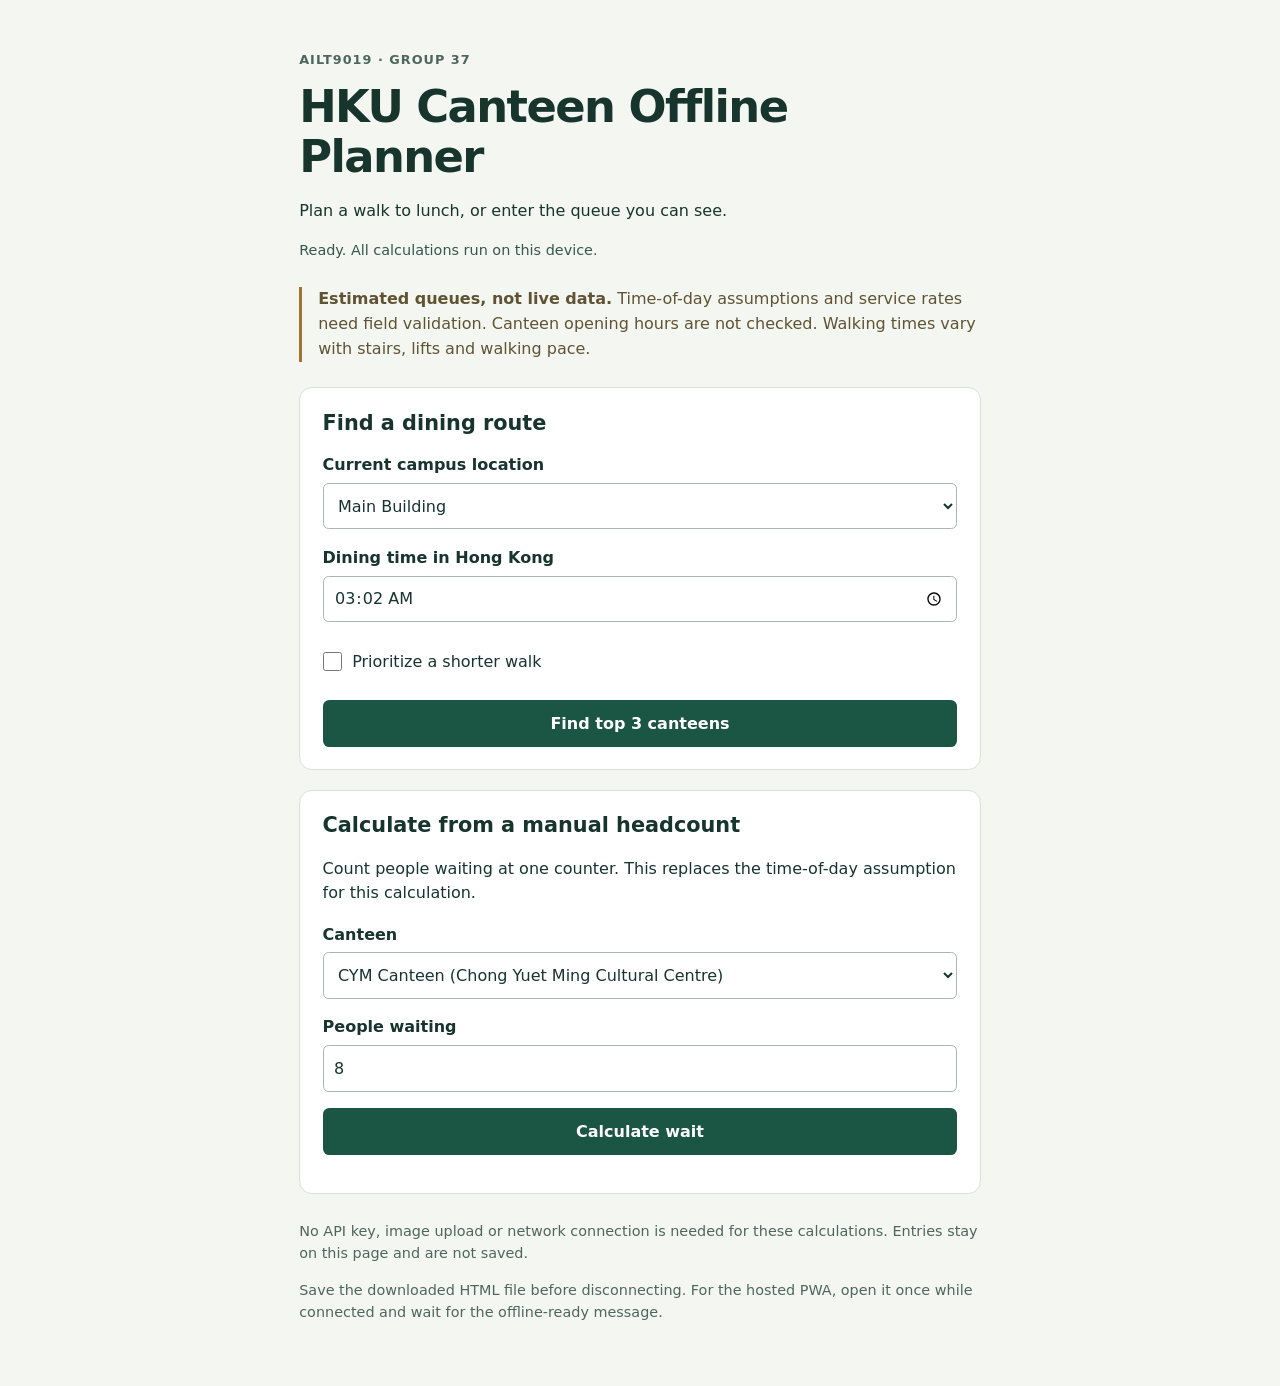
<file: offline/offline.html>
<!doctype html>
<html lang="en">
<head>
  <meta charset="utf-8">
  <meta name="viewport" content="width=device-width, initial-scale=1">
  <meta name="theme-color" content="#143a32">
  <meta name="description" content="HKU dining route estimates and manual queue calculator that work offline.">
  <title>HKU Canteen Offline Planner</title>

  <style>:root { color-scheme: light; font-family: system-ui, -apple-system, BlinkMacSystemFont, "Segoe UI", sans-serif; color: #17342d; background: #f4f6f1; font-size: 16px; }
* { box-sizing: border-box; }
body { margin: 0; }
main { max-width: 45rem; margin: auto; padding: 2.3rem 1.2rem 3rem; }
.eyebrow { font-size: .8rem; letter-spacing: .08em; text-transform: uppercase; font-weight: 700; color: #4e665e; }
h1 { font-size: clamp(1.9rem, 7vw, 2.8rem); line-height: 1.12; letter-spacing: -.035em; margin: .7rem 0 1rem; }
h2 { font-size: 1.3rem; margin: 0 0 1.1rem; line-height: 1.25; }
p { line-height: 1.55; }
.status { color: #36574d; font-size: .9rem; }
.notice { border-left: .2rem solid #a27332; padding-left: 1rem; margin: 1.6rem 0; color: #605333; }
section { background: white; border: 1px solid #d9e0d6; border-radius: .8rem; padding: 1.4rem; margin-top: 1.2rem; min-width: 0; }
label { display: block; font-weight: 600; line-height: 1.4; margin: 1.1rem 0 .4rem; }
input, select, button { font: inherit; max-width: 100%; min-width: 0; }
input:not([type="checkbox"]), select { width: 100%; min-height: 2.9rem; border: 1px solid #a8b7ad; border-radius: .35rem; padding: .65rem; color: #17342d; background: white; }
select { text-overflow: ellipsis; }
input[type="checkbox"] { width: 1.2rem; height: 1.2rem; margin: 0; flex: 0 0 auto; accent-color: #1c5b47; }
.check { display: flex; align-items: center; gap: .65rem; font-weight: 400; min-height: 2.75rem; }
button { display: block; width: 100%; min-height: 2.95rem; border: 0; border-radius: .4rem; padding: .7rem 1rem; margin-top: 1rem; background: #1b5544; color: white; font-weight: 650; cursor: pointer; }
button:hover { background: #123e31; }
:focus-visible { outline: 3px solid #d09b48; outline-offset: 3px; }
.route { border-top: 1px solid #dfe6df; padding-top: 1rem; margin-top: 1.2rem; overflow-wrap: anywhere; }
.route h3 { margin: 0; font-size: 1rem; line-height: 1.5; }
.route p { margin: .45rem 0 0; }
.route .duration { font-size: 1.5rem; font-weight: 700; }
.detail, footer { font-size: .9rem; color: #4e665e; }
.error { color: #a32727; }
.error:empty { display: none; }
#queue-result { font-weight: 600; }
footer { margin-top: 1.6rem; }
@media(max-width: 400px) { main { padding: 1.4rem .8rem 2rem; } section { padding: 1.1rem; } }
</style>
</head>
<body>
  <main>
    <header>
      <p class="eyebrow">AILT9019 · Group 37</p>
      <h1>HKU Canteen Offline Planner</h1>
      <p>Plan a walk to lunch, or enter the queue you can see.</p>
      <p id="offline-status" class="status" role="status">Ready. All calculations run on this device.</p>
    </header>
    <p class="notice"><strong>Estimated queues, not live data.</strong> Time-of-day assumptions and service rates need field validation. Canteen opening hours are not checked. Walking times vary with stairs, lifts and walking pace.</p>
    <section aria-labelledby="route-heading">
      <h2 id="route-heading">Find a dining route</h2>
      <form id="route-form">
        <label for="origin">Current campus location</label>
        <select id="origin" name="origin" required></select>
        <label for="dining-time">Dining time in Hong Kong</label>
        <input id="dining-time" name="dining-time" type="time" step="60" required>
        <label class="check"><input id="rush" type="checkbox"> Prioritize a shorter walk</label>
        <button type="submit">Find top 3 canteens</button>
      </form>
      <p id="route-error" class="error" role="alert"></p>
      <div id="routes" aria-live="polite"></div>
    </section>
    <section aria-labelledby="queue-heading">
      <h2 id="queue-heading">Calculate from a manual headcount</h2>
      <p>Count people waiting at one counter. This replaces the time-of-day assumption for this calculation.</p>
      <form id="queue-form">
        <label for="canteen">Canteen</label>
        <select id="canteen" name="canteen" required></select>
        <label for="headcount">People waiting</label>
        <input id="headcount" name="headcount" type="number" inputmode="numeric" min="0" max="10000" step="1" value="8" required>
        <button type="submit">Calculate wait</button>
      </form>
      <p id="queue-error" class="error" role="alert"></p>
      <p id="queue-result" aria-live="polite"></p>
    </section>
    <footer>
      <p>No API key, image upload or network connection is needed for these calculations. Entries stay on this page and are not saved.</p>
      <p>Save the downloaded HTML file before disconnecting. For the hosted PWA, open it once while connected and wait for the offline-ready message.</p>
      <noscript>This planner needs JavaScript enabled to calculate routes.</noscript>
    </footer>
  </main>
  <script id="planner-data" type="application/json">{"schema_version":1,"timezone":"Asia/Hong_Kong","basis":"Empirical assumptions; not live queues or measured calibration.","canteens":[{"name":"CYM Canteen (Chong Yuet Ming Cultural Centre)","rate":0.8,"counts":[3.2,3.2,3.2,3.2,3.2,3.2,3.2,3.2,3.2,3.2,3.2,3.2,3.2,3.2,3.2,3.2,3.2,3.2,3.2,3.2,3.2,3.2,3.2,3.2,3.2,3.2,3.2,3.2,3.2,3.2,3.2,3.2,3.2,3.2,3.2,3.2,3.2,3.2,3.2,3.2,3.2,3.2,3.2,3.2,3.2,3.2,3.2,3.2,3.2,3.2,3.2,3.2,3.2,3.2,3.2,3.2,3.2,3.2,3.2,3.2,3.2,3.2,3.2,3.2,3.2,3.2,3.2,3.2,3.2,3.2,3.2,3.2,3.2,3.2,3.2,3.2,3.2,3.2,3.2,3.2,3.2,3.2,3.2,3.2,3.2,3.2,3.2,3.2,3.2,3.2,3.2,3.2,3.2,3.2,3.2,3.2,3.2,3.2,3.2,3.2,3.2,3.2,3.2,3.2,3.2,3.2,3.2,3.2,3.2,3.2,3.2,3.2,3.2,3.2,3.2,3.2,3.2,3.2,3.2,3.2,3.2,3.2,3.2,3.2,3.2,3.2,3.2,3.2,3.2,3.2,3.2,3.2,3.2,3.2,3.2,3.2,3.2,3.2,3.2,3.2,3.2,3.2,3.2,3.2,3.2,3.2,3.2,3.2,3.2,3.2,3.2,3.2,3.2,3.2,3.2,3.2,3.2,3.2,3.2,3.2,3.2,3.2,3.2,3.2,3.2,3.2,3.2,3.2,3.2,3.2,3.2,3.2,3.2,3.2,3.2,3.2,3.2,3.2,3.2,3.2,3.2,3.2,3.2,3.2,3.2,3.2,3.2,3.2,3.2,3.2,3.2,3.2,3.2,3.2,3.2,3.2,3.2,3.2,3.2,3.2,3.2,3.2,3.2,3.2,3.2,3.2,3.2,3.2,3.2,3.2,3.2,3.2,3.2,3.2,3.2,3.2,3.2,3.2,3.2,3.2,3.2,3.2,3.2,3.2,3.2,3.2,3.2,3.2,3.2,3.2,3.2,3.2,3.2,3.2,3.2,3.2,3.2,3.2,3.2,3.2,3.2,3.2,3.2,3.2,3.2,3.2,3.2,3.2,3.2,3.2,3.2,3.2,3.2,3.2,3.2,3.2,3.2,3.2,3.2,3.2,3.2,3.2,3.2,3.2,3.2,3.2,3.2,3.2,3.2,3.2,3.2,3.2,3.2,3.2,3.2,3.2,3.2,3.2,3.2,3.2,3.2,3.2,3.2,3.2,3.2,3.2,3.2,3.2,3.2,3.2,3.2,3.2,3.2,3.2,3.2,3.2,3.2,3.2,3.2,3.2,3.2,3.2,3.2,3.2,3.2,3.2,3.2,3.2,3.2,3.2,3.2,3.2,3.2,3.2,3.2,3.2,3.2,3.2,3.2,3.2,3.2,3.2,3.2,3.2,3.2,3.2,3.2,3.2,3.2,3.2,3.2,3.2,3.2,3.2,3.2,3.2,3.2,3.2,3.2,3.2,3.2,3.2,3.2,3.2,3.2,3.2,3.2,3.2,3.2,3.2,3.2,3.2,3.2,3.2,3.2,3.2,3.2,3.2,3.2,3.2,3.2,3.2,3.2,3.2,3.2,3.2,3.2,3.2,3.2,3.2,3.2,3.2,3.2,3.2,3.2,3.2,3.2,3.2,3.2,3.2,3.2,3.2,3.2,3.2,3.2,3.2,3.2,3.2,3.2,3.2,3.2,3.2,3.2,3.2,3.2,3.2,3.2,3.2,3.2,3.2,3.2,3.2,3.2,3.2,3.2,3.2,3.2,3.2,3.2,3.2,3.2,3.2,3.2,3.2,3.2,3.2,3.2,3.2,3.2,3.2,3.2,3.2,3.2,3.2,3.2,3.2,3.2,3.2,3.2,3.2,3.2,3.2,3.2,3.2,3.2,3.2,3.2,3.2,3.2,3.2,3.2,3.2,3.2,3.2,3.2,3.2,3.2,3.2,3.2,3.2,3.2,3.2,3.2,3.2,3.2,3.2,3.2,3.2,3.2,3.2,3.2,3.2,3.2,3.2,3.2,3.2,3.2,3.2,3.2,3.2,3.2,3.2,3.2,3.2,3.2,3.2,3.2,3.2,3.2,3.2,3.2,3.2,3.2,3.2,3.2,3.2,3.2,3.2,3.2,3.2,3.2,3.2,3.2,3.2,3.2,3.2,3.2,3.2,3.2,3.2,3.2,3.2,3.2,3.2,3.2,3.2,3.2,3.2,3.2,3.2,3.2,3.2,3.2,3.2,3.2,3.2,3.2,3.2,3.2,3.2,3.2,3.2,3.2,3.2,3.2,3.2,3.2,3.2,3.2,3.2,3.2,3.2,3.2,3.2,3.2,3.2,3.2,3.2,3.2,3.2,3.2,3.2,3.2,3.2,3.2,3.2,3.2,3.2,3.2,3.2,3.2,3.2,3.2,3.2,3.2,3.2,3.2,3.2,3.2,3.2,3.2,3.2,3.2,3.2,3.2,3.2,3.2,3.2,3.2,3.2,3.2,3.2,3.2,3.2,3.2,3.2,3.2,3.2,3.2,3.2,3.2,3.2,3.2,3.2,3.2,3.2,3.2,3.2,3.2,3.2,3.2,3.2,3.2,3.2,3.2,3.2,3.2,3.2,3.2,3.2,3.2,3.2,3.2,3.2,3.2,3.2,3.2,3.2,3.2,3.2,3.2,3.2,3.2,3.2,3.2,3.2,3.2,3.2,3.2,3.2,3.2,3.2,3.2,3.2,3.2,3.2,3.2,3.2,3.2,3.2,3.2,3.2,3.2,3.2,3.2,3.2,3.2,3.2,3.2,3.2,3.2,3.2,3.2,3.2,3.2,3.2,3.2,3.2,3.2,3.2,3.2,3.2,3.2,3.2,3.2,3.2,3.2,3.2,3.2,3.2,3.2,3.2853333333333334,3.3706666666666667,3.4560000000000004,3.5413333333333337,3.626666666666667,3.712,3.7973333333333334,3.882666666666667,3.968,4.053333333333334,4.138666666666667,4.224,4.309333333333334,4.394666666666667,4.48,4.565333333333333,4.650666666666667,4.736000000000001,4.8213333333333335,4.906666666666667,4.992,5.077333333333334,5.162666666666667,5.248000000000001,5.333333333333334,5.418666666666667,5.5040000000000004,5.589333333333334,5.674666666666667,5.760000000000001,6.08,6.4,6.720000000000001,7.04,7.36,7.68,8.0,8.32,8.64,8.96,9.280000000000001,9.6,9.919999999999998,10.239999999999998,10.559999999999999,10.879999999999999,11.2,11.52,11.84,12.16,12.544,12.928,13.312000000000001,13.696000000000002,14.080000000000002,14.464000000000002,14.847999999999999,15.232,15.616,16.0,16.0,16.0,16.0,16.0,16.0,16.0,16.0,16.0,16.0,16.0,16.0,16.0,16.0,16.0,16.0,16.0,16.0,16.0,16.0,16.0,16.0,16.0,16.0,16.0,16.0,16.0,16.0,16.0,16.0,16.0,15.808,15.616,15.424,15.232,15.040000000000003,14.848000000000003,14.656000000000002,14.464000000000002,14.272000000000002,14.080000000000002,13.888000000000002,13.696000000000002,13.504000000000001,13.312000000000001,13.120000000000001,12.928,12.736,12.544,12.352,12.16,12.0,11.84,11.68,11.52,11.36,11.2,11.04,10.879999999999999,10.719999999999999,10.559999999999999,10.4,10.240000000000002,10.08,9.920000000000002,9.76,9.600000000000001,9.440000000000001,9.280000000000001,9.120000000000001,8.96,8.8,8.64,8.48,8.32,8.16,8.0,7.84,7.680000000000001,7.5200000000000005,7.36,7.2,7.04,6.880000000000001,6.720000000000001,6.5600000000000005,6.4,6.24,6.080000000000001,5.920000000000001,5.760000000000001,5.717333333333334,5.674666666666667,5.632000000000001,5.589333333333334,5.546666666666667,5.504,5.461333333333334,5.418666666666667,5.376,5.333333333333334,5.290666666666667,5.248,5.205333333333334,5.162666666666667,5.120000000000001,5.077333333333334,5.034666666666667,4.992000000000001,4.949333333333334,4.906666666666667,4.864000000000001,4.8213333333333335,4.778666666666667,4.736000000000001,4.693333333333333,4.650666666666667,4.6080000000000005,4.565333333333333,4.522666666666667,4.48,4.437333333333333,4.394666666666667,4.352,4.309333333333334,4.266666666666667,4.224,4.181333333333334,4.138666666666667,4.096,4.053333333333334,4.010666666666667,3.9680000000000004,3.9253333333333336,3.882666666666667,3.84,3.7973333333333334,3.754666666666667,3.7119999999999997,3.669333333333334,3.626666666666667,3.584,3.5413333333333337,3.498666666666667,3.456,3.4133333333333336,3.3706666666666667,3.3280000000000003,3.2853333333333334,3.242666666666667,3.2,3.2,3.2,3.2,3.2,3.2,3.2,3.2,3.2,3.2,3.2,3.2,3.2,3.2,3.2,3.2,3.2,3.2,3.2,3.2,3.2,3.2,3.2,3.2,3.2,3.2,3.2,3.2,3.2,3.2,3.2,3.2,3.2,3.2,3.2,3.2,3.2,3.2,3.2,3.2,3.2,3.2,3.2,3.2,3.2,3.2,3.2,3.2,3.2,3.2,3.2,3.2,3.2,3.2,3.2,3.2,3.2,3.2,3.2,3.2,3.2,3.2,3.2,3.2,3.2,3.2,3.2,3.2,3.2,3.2,3.2,3.2,3.2,3.2,3.2,3.2,3.2,3.2,3.2,3.2,3.2,3.2,3.2,3.2,3.2,3.2,3.2,3.2,3.2,3.2,3.2,3.2,3.2,3.2,3.2,3.2,3.2,3.2,3.2,3.2,3.2,3.2,3.2,3.2,3.2,3.2,3.2,3.2,3.2,3.2,3.2,3.2,3.2,3.2,3.2,3.2,3.2,3.2,3.2,3.2,3.2,3.2,3.2,3.2,3.2,3.2,3.2,3.2,3.2,3.2,3.2,3.2,3.2,3.2,3.2,3.2,3.2,3.2,3.2,3.2,3.2,3.2,3.2,3.2,3.2,3.2,3.2,3.2,3.2,3.2,3.2,3.3173333333333335,3.4346666666666668,3.5520000000000005,3.6693333333333333,3.786666666666667,3.9040000000000004,4.021333333333334,4.138666666666667,4.256,4.373333333333333,4.490666666666667,4.6080000000000005,4.725333333333333,4.842666666666667,4.960000000000001,5.077333333333334,5.194666666666667,5.312,5.429333333333334,5.546666666666667,5.664,5.781333333333334,5.898666666666667,6.016000000000001,6.133333333333335,6.2506666666666675,6.368,6.485333333333334,6.602666666666668,6.720000000000001,6.896000000000001,7.072000000000001,7.248000000000001,7.424000000000001,7.6000000000000005,7.776000000000001,7.952000000000001,8.128,8.304000000000002,8.48,8.656,8.832,9.008000000000001,9.184000000000001,9.36,9.536000000000001,9.712,9.888000000000002,10.064,10.240000000000002,10.416,10.592,10.768,10.944,11.120000000000001,11.296000000000003,11.472000000000001,11.648,11.824000000000002,12.0,11.941333333333333,11.882666666666669,11.824000000000002,11.765333333333334,11.706666666666667,11.648,11.589333333333336,11.530666666666669,11.472000000000001,11.413333333333334,11.354666666666667,11.296000000000003,11.237333333333336,11.178666666666668,11.120000000000001,11.061333333333334,11.002666666666668,10.944,10.885333333333335,10.826666666666668,10.768,10.709333333333333,10.650666666666668,10.592000000000002,10.533333333333335,10.474666666666668,10.416,10.357333333333333,10.298666666666668,10.240000000000002,10.122666666666667,10.005333333333335,9.888000000000002,9.770666666666667,9.653333333333334,9.536000000000001,9.418666666666667,9.301333333333334,9.184000000000001,9.066666666666668,8.949333333333334,8.832,8.714666666666668,8.597333333333335,8.48,8.362666666666668,8.245333333333335,8.128,8.010666666666667,7.893333333333334,7.776000000000001,7.658666666666668,7.541333333333334,7.424,7.3066666666666675,7.189333333333334,7.072000000000001,6.954666666666667,6.8373333333333335,6.720000000000001,6.602666666666668,6.485333333333334,6.368,6.2506666666666675,6.133333333333335,6.016,5.898666666666667,5.781333333333334,5.664000000000001,5.546666666666667,5.429333333333334,5.312,5.194666666666667,5.077333333333334,4.960000000000001,4.842666666666667,4.725333333333333,4.6080000000000005,4.490666666666667,4.373333333333334,4.256,4.138666666666667,4.021333333333334,3.904,3.7866666666666666,3.669333333333334,3.552,3.4346666666666668,3.3173333333333335,3.2,3.2,3.2,3.2,3.2,3.2,3.2,3.2,3.2,3.2,3.2,3.2,3.2,3.2,3.2,3.2,3.2,3.2,3.2,3.2,3.2,3.2,3.2,3.2,3.2,3.2,3.2,3.2,3.2,3.2,3.2,3.2,3.2,3.2,3.2,3.2,3.2,3.2,3.2,3.2,3.2,3.2,3.2,3.2,3.2,3.2,3.2,3.2,3.2,3.2,3.2,3.2,3.2,3.2,3.2,3.2,3.2,3.2,3.2,3.2,3.2,3.2,3.2,3.2,3.2,3.2,3.2,3.2,3.2,3.2,3.2,3.2,3.2,3.2,3.2,3.2,3.2,3.2,3.2,3.2,3.2,3.2,3.2,3.2,3.2,3.2,3.2,3.2,3.2,3.2,3.2,3.2,3.2,3.2,3.2,3.2,3.2,3.2,3.2,3.2,3.2,3.2,3.2,3.2,3.2,3.2,3.2,3.2,3.2,3.2,3.2,3.2,3.2,3.2,3.2,3.2,3.2,3.2,3.2,3.2,3.2,3.2,3.2,3.2,3.2,3.2,3.2,3.2,3.2,3.2,3.2,3.2,3.2,3.2,3.2,3.2,3.2,3.2,3.2,3.2,3.2,3.2,3.2,3.2,3.2,3.2,3.2,3.2,3.2,3.2,3.2,3.2,3.2,3.2,3.2,3.2,3.2,3.2,3.2,3.2,3.2,3.2,3.2,3.2,3.2,3.2,3.2,3.2,3.2,3.2,3.2,3.2,3.2,3.2,3.2,3.2,3.2,3.2,3.2,3.2,3.2,3.2,3.2,3.2,3.2,3.2,3.2,3.2,3.2,3.2,3.2,3.2,3.2,3.2,3.2,3.2,3.2,3.2,3.2,3.2,3.2,3.2,3.2,3.2,3.2,3.2,3.2,3.2,3.2,3.2,3.2,3.2,3.2,3.2,3.2,3.2,3.2,3.2,3.2,3.2,3.2,3.2,3.2,3.2,3.2,3.2,3.2,3.2,3.2,3.2,3.2,3.2,3.2,3.2,3.2,3.2,3.2,3.2,3.2,3.2,3.2,3.2,3.2,3.2,3.2,3.2,3.2,3.2,3.2,3.2,3.2,3.2,3.2,3.2,3.2,3.2,3.2,3.2,3.2,3.2,3.2,3.2,3.2,3.2,3.2,3.2,3.2,3.2,3.2,3.2]},{"name":"JuYing Tai (Fong Shu Chuen Amenities Centre, Swire Building)","rate":0.6,"counts":[3.2,3.2,3.2,3.2,3.2,3.2,3.2,3.2,3.2,3.2,3.2,3.2,3.2,3.2,3.2,3.2,3.2,3.2,3.2,3.2,3.2,3.2,3.2,3.2,3.2,3.2,3.2,3.2,3.2,3.2,3.2,3.2,3.2,3.2,3.2,3.2,3.2,3.2,3.2,3.2,3.2,3.2,3.2,3.2,3.2,3.2,3.2,3.2,3.2,3.2,3.2,3.2,3.2,3.2,3.2,3.2,3.2,3.2,3.2,3.2,3.2,3.2,3.2,3.2,3.2,3.2,3.2,3.2,3.2,3.2,3.2,3.2,3.2,3.2,3.2,3.2,3.2,3.2,3.2,3.2,3.2,3.2,3.2,3.2,3.2,3.2,3.2,3.2,3.2,3.2,3.2,3.2,3.2,3.2,3.2,3.2,3.2,3.2,3.2,3.2,3.2,3.2,3.2,3.2,3.2,3.2,3.2,3.2,3.2,3.2,3.2,3.2,3.2,3.2,3.2,3.2,3.2,3.2,3.2,3.2,3.2,3.2,3.2,3.2,3.2,3.2,3.2,3.2,3.2,3.2,3.2,3.2,3.2,3.2,3.2,3.2,3.2,3.2,3.2,3.2,3.2,3.2,3.2,3.2,3.2,3.2,3.2,3.2,3.2,3.2,3.2,3.2,3.2,3.2,3.2,3.2,3.2,3.2,3.2,3.2,3.2,3.2,3.2,3.2,3.2,3.2,3.2,3.2,3.2,3.2,3.2,3.2,3.2,3.2,3.2,3.2,3.2,3.2,3.2,3.2,3.2,3.2,3.2,3.2,3.2,3.2,3.2,3.2,3.2,3.2,3.2,3.2,3.2,3.2,3.2,3.2,3.2,3.2,3.2,3.2,3.2,3.2,3.2,3.2,3.2,3.2,3.2,3.2,3.2,3.2,3.2,3.2,3.2,3.2,3.2,3.2,3.2,3.2,3.2,3.2,3.2,3.2,3.2,3.2,3.2,3.2,3.2,3.2,3.2,3.2,3.2,3.2,3.2,3.2,3.2,3.2,3.2,3.2,3.2,3.2,3.2,3.2,3.2,3.2,3.2,3.2,3.2,3.2,3.2,3.2,3.2,3.2,3.2,3.2,3.2,3.2,3.2,3.2,3.2,3.2,3.2,3.2,3.2,3.2,3.2,3.2,3.2,3.2,3.2,3.2,3.2,3.2,3.2,3.2,3.2,3.2,3.2,3.2,3.2,3.2,3.2,3.2,3.2,3.2,3.2,3.2,3.2,3.2,3.2,3.2,3.2,3.2,3.2,3.2,3.2,3.2,3.2,3.2,3.2,3.2,3.2,3.2,3.2,3.2,3.2,3.2,3.2,3.2,3.2,3.2,3.2,3.2,3.2,3.2,3.2,3.2,3.2,3.2,3.2,3.2,3.2,3.2,3.2,3.2,3.2,3.2,3.2,3.2,3.2,3.2,3.2,3.2,3.2,3.2,3.2,3.2,3.2,3.2,3.2,3.2,3.2,3.2,3.2,3.2,3.2,3.2,3.2,3.2,3.2,3.2,3.2,3.2,3.2,3.2,3.2,3.2,3.2,3.2,3.2,3.2,3.2,3.2,3.2,3.2,3.2,3.2,3.2,3.2,3.2,3.2,3.2,3.2,3.2,3.2,3.2,3.2,3.2,3.2,3.2,3.2,3.2,3.2,3.2,3.2,3.2,3.2,3.2,3.2,3.2,3.2,3.2,3.2,3.2,3.2,3.2,3.2,3.2,3.2,3.2,3.2,3.2,3.2,3.2,3.2,3.2,3.2,3.2,3.2,3.2,3.2,3.2,3.2,3.2,3.2,3.2,3.2,3.2,3.2,3.2,3.2,3.2,3.2,3.2,3.2,3.2,3.2,3.2,3.2,3.2,3.2,3.2,3.2,3.2,3.2,3.2,3.2,3.2,3.2,3.2,3.2,3.2,3.2,3.2,3.2,3.2,3.2,3.2,3.2,3.2,3.2,3.2,3.2,3.2,3.2,3.2,3.2,3.2,3.2,3.2,3.2,3.2,3.2,3.2,3.2,3.2,3.2,3.2,3.2,3.2,3.2,3.2,3.2,3.2,3.2,3.2,3.2,3.2,3.2,3.2,3.2,3.2,3.2,3.2,3.2,3.2,3.2,3.2,3.2,3.2,3.2,3.2,3.2,3.2,3.2,3.2,3.2,3.2,3.2,3.2,3.2,3.2,3.2,3.2,3.2,3.2,3.2,3.2,3.2,3.2,3.2,3.2,3.2,3.2,3.2,3.2,3.2,3.2,3.2,3.2,3.2,3.2,3.2,3.2,3.2,3.2,3.2,3.2,3.2,3.2,3.2,3.2,3.2,3.2,3.2,3.2,3.2,3.2,3.2,3.2,3.2,3.2,3.2,3.2,3.2,3.2,3.2,3.2,3.2,3.2,3.2,3.2,3.2,3.2,3.2,3.2,3.2,3.2,3.2,3.2,3.2,3.2,3.2,3.2,3.2,3.2,3.2,3.2,3.2,3.2,3.2,3.2,3.2,3.2,3.2,3.2,3.2,3.2,3.2,3.2,3.2,3.2,3.2,3.2,3.2,3.2,3.2,3.2,3.2,3.2,3.2,3.2,3.2,3.2,3.2,3.2,3.2,3.2,3.2,3.2,3.2,3.2,3.2,3.2,3.2,3.2,3.2,3.2,3.2,3.2,3.2,3.2,3.2,3.2,3.2,3.2,3.2,3.2,3.2,3.2,3.2,3.2,3.2,3.2,3.2,3.2,3.2,3.2,3.2,3.2,3.2,3.2,3.2,3.2,3.2,3.2,3.2,3.2,3.2,3.2,3.2,3.2,3.2,3.2,3.2,3.2,3.2,3.2,3.2,3.2,3.2,3.2,3.2,3.2,3.2,3.2,3.2,3.2,3.2,3.2,3.2,3.2,3.274666666666667,3.3493333333333335,3.4240000000000004,3.498666666666667,3.5733333333333333,3.648,3.722666666666667,3.7973333333333334,3.872,3.9466666666666668,4.021333333333334,4.096,4.1706666666666665,4.245333333333333,4.32,4.394666666666667,4.469333333333333,4.5440000000000005,4.618666666666667,4.693333333333333,4.768,4.842666666666666,4.917333333333334,4.992000000000001,5.066666666666666,5.141333333333334,5.216,5.290666666666667,5.365333333333334,5.4399999999999995,5.720000000000001,6.0,6.28,6.5600000000000005,6.84,7.119999999999999,7.3999999999999995,7.68,7.96,8.239999999999998,8.52,8.799999999999999,9.079999999999998,9.36,9.64,9.92,10.2,10.479999999999999,10.759999999999998,11.04,11.376000000000001,11.712,12.047999999999998,12.384,12.719999999999999,13.056000000000001,13.392,13.727999999999998,14.064,14.399999999999999,14.399999999999999,14.399999999999999,14.399999999999999,14.399999999999999,14.399999999999999,14.399999999999999,14.399999999999999,14.399999999999999,14.399999999999999,14.399999999999999,14.399999999999999,14.399999999999999,14.399999999999999,14.399999999999999,14.399999999999999,14.399999999999999,14.399999999999999,14.399999999999999,14.399999999999999,14.399999999999999,14.399999999999999,14.399999999999999,14.399999999999999,14.399999999999999,14.399999999999999,14.399999999999999,14.399999999999999,14.399999999999999,14.399999999999999,14.399999999999999,14.232,14.064,13.896,13.727999999999998,13.559999999999999,13.392,13.224,13.056000000000001,12.887999999999998,12.719999999999999,12.552,12.384,12.215999999999998,12.047999999999998,11.879999999999999,11.712,11.544,11.376000000000001,11.207999999999998,11.04,10.899999999999999,10.759999999999998,10.62,10.479999999999999,10.34,10.2,10.059999999999999,9.92,9.779999999999998,9.64,9.5,9.36,9.219999999999999,9.08,8.94,8.8,8.66,8.52,8.379999999999999,8.239999999999998,8.1,7.96,7.82,7.68,7.54,7.3999999999999995,7.26,7.12,6.98,6.84,6.7,6.5600000000000005,6.42,6.28,6.140000000000001,6.0,5.859999999999999,5.720000000000001,5.58,5.4399999999999995,5.402666666666667,5.365333333333334,5.327999999999999,5.290666666666667,5.253333333333334,5.216,5.1786666666666665,5.141333333333334,5.104,5.066666666666666,5.029333333333334,4.992,4.954666666666666,4.917333333333334,4.880000000000001,4.842666666666666,4.8053333333333335,4.768000000000001,4.730666666666666,4.693333333333333,4.656000000000001,4.618666666666667,4.581333333333333,4.5440000000000005,4.506666666666667,4.469333333333333,4.432,4.394666666666667,4.357333333333333,4.32,4.282666666666667,4.245333333333333,4.208,4.1706666666666665,4.133333333333334,4.096,4.058666666666666,4.021333333333334,3.984,3.946666666666667,3.9093333333333335,3.8720000000000003,3.834666666666667,3.7973333333333334,3.76,3.722666666666667,3.6853333333333333,3.6479999999999997,3.610666666666667,3.5733333333333333,3.536,3.498666666666667,3.4613333333333336,3.424,3.3866666666666667,3.3493333333333335,3.3120000000000003,3.2746666666666666,3.237333333333334,3.2,3.2,3.2,3.2,3.2,3.2,3.2,3.2,3.2,3.2,3.2,3.2,3.2,3.2,3.2,3.2,3.2,3.2,3.2,3.2,3.2,3.2,3.2,3.2,3.2,3.2,3.2,3.2,3.2,3.2,3.2,3.2,3.2,3.2,3.2,3.2,3.2,3.2,3.2,3.2,3.2,3.2,3.2,3.2,3.2,3.2,3.2,3.2,3.2,3.2,3.2,3.2,3.2,3.2,3.2,3.2,3.2,3.2,3.2,3.2,3.2,3.2,3.2,3.2,3.2,3.2,3.2,3.2,3.2,3.2,3.2,3.2,3.2,3.2,3.2,3.2,3.2,3.2,3.2,3.2,3.2,3.2,3.2,3.2,3.2,3.2,3.2,3.2,3.2,3.2,3.2,3.2,3.2,3.2,3.2,3.2,3.2,3.2,3.2,3.2,3.2,3.2,3.2,3.2,3.2,3.2,3.2,3.2,3.2,3.2,3.2,3.2,3.2,3.2,3.2,3.2,3.2,3.2,3.2,3.2,3.2,3.2,3.2,3.2,3.2,3.2,3.2,3.2,3.2,3.2,3.2,3.2,3.2,3.2,3.2,3.2,3.2,3.2,3.2,3.2,3.2,3.2,3.2,3.2,3.2,3.2,3.2,3.2,3.2,3.2,3.2,3.3066666666666666,3.4133333333333336,3.52,3.626666666666667,3.7333333333333334,3.8400000000000003,3.9466666666666668,4.053333333333334,4.16,4.266666666666667,4.373333333333333,4.48,4.586666666666667,4.693333333333333,4.8,4.906666666666666,5.013333333333334,5.12,5.226666666666667,5.333333333333333,5.4399999999999995,5.546666666666667,5.653333333333333,5.76,5.866666666666667,5.973333333333333,6.08,6.1866666666666665,6.293333333333333,6.4,6.5600000000000005,6.72,6.88,7.04,7.199999999999999,7.359999999999999,7.52,7.68,7.84,7.999999999999999,8.16,8.32,8.48,8.639999999999999,8.799999999999999,8.959999999999999,9.12,9.28,9.44,9.6,9.76,9.919999999999998,10.08,10.239999999999998,10.399999999999999,10.559999999999999,10.719999999999999,10.879999999999999,11.04,11.2,11.146666666666665,11.093333333333334,11.04,10.986666666666666,10.933333333333334,10.879999999999999,10.826666666666666,10.773333333333333,10.719999999999999,10.666666666666666,10.613333333333333,10.559999999999999,10.506666666666666,10.453333333333333,10.399999999999999,10.346666666666666,10.293333333333333,10.239999999999998,10.186666666666667,10.133333333333333,10.08,10.026666666666667,9.973333333333333,9.92,9.866666666666667,9.813333333333333,9.76,9.706666666666667,9.653333333333332,9.6,9.493333333333332,9.386666666666667,9.28,9.173333333333332,9.066666666666666,8.959999999999999,8.853333333333332,8.746666666666666,8.64,8.533333333333333,8.426666666666666,8.32,8.213333333333333,8.106666666666666,8.0,7.893333333333333,7.786666666666666,7.68,7.573333333333332,7.466666666666667,7.359999999999999,7.253333333333333,7.1466666666666665,7.039999999999999,6.933333333333334,6.826666666666666,6.72,6.613333333333333,6.506666666666666,6.4,6.293333333333333,6.1866666666666665,6.08,5.973333333333333,5.866666666666667,5.76,5.653333333333333,5.546666666666667,5.4399999999999995,5.333333333333334,5.226666666666667,5.12,5.013333333333334,4.906666666666666,4.8,4.693333333333333,4.586666666666667,4.48,4.373333333333333,4.266666666666667,4.16,4.053333333333334,3.9466666666666668,3.84,3.7333333333333334,3.626666666666667,3.52,3.4133333333333336,3.3066666666666666,3.2,3.2,3.2,3.2,3.2,3.2,3.2,3.2,3.2,3.2,3.2,3.2,3.2,3.2,3.2,3.2,3.2,3.2,3.2,3.2,3.2,3.2,3.2,3.2,3.2,3.2,3.2,3.2,3.2,3.2,3.2,3.2,3.2,3.2,3.2,3.2,3.2,3.2,3.2,3.2,3.2,3.2,3.2,3.2,3.2,3.2,3.2,3.2,3.2,3.2,3.2,3.2,3.2,3.2,3.2,3.2,3.2,3.2,3.2,3.2,3.2,3.2,3.2,3.2,3.2,3.2,3.2,3.2,3.2,3.2,3.2,3.2,3.2,3.2,3.2,3.2,3.2,3.2,3.2,3.2,3.2,3.2,3.2,3.2,3.2,3.2,3.2,3.2,3.2,3.2,3.2,3.2,3.2,3.2,3.2,3.2,3.2,3.2,3.2,3.2,3.2,3.2,3.2,3.2,3.2,3.2,3.2,3.2,3.2,3.2,3.2,3.2,3.2,3.2,3.2,3.2,3.2,3.2,3.2,3.2,3.2,3.2,3.2,3.2,3.2,3.2,3.2,3.2,3.2,3.2,3.2,3.2,3.2,3.2,3.2,3.2,3.2,3.2,3.2,3.2,3.2,3.2,3.2,3.2,3.2,3.2,3.2,3.2,3.2,3.2,3.2,3.2,3.2,3.2,3.2,3.2,3.2,3.2,3.2,3.2,3.2,3.2,3.2,3.2,3.2,3.2,3.2,3.2,3.2,3.2,3.2,3.2,3.2,3.2,3.2,3.2,3.2,3.2,3.2,3.2,3.2,3.2,3.2,3.2,3.2,3.2,3.2,3.2,3.2,3.2,3.2,3.2,3.2,3.2,3.2,3.2,3.2,3.2,3.2,3.2,3.2,3.2,3.2,3.2,3.2,3.2,3.2,3.2,3.2,3.2,3.2,3.2,3.2,3.2,3.2,3.2,3.2,3.2,3.2,3.2,3.2,3.2,3.2,3.2,3.2,3.2,3.2,3.2,3.2,3.2,3.2,3.2,3.2,3.2,3.2,3.2,3.2,3.2,3.2,3.2,3.2,3.2,3.2,3.2,3.2,3.2,3.2,3.2,3.2,3.2,3.2,3.2,3.2,3.2,3.2,3.2,3.2,3.2,3.2,3.2,3.2,3.2,3.2,3.2,3.2,3.2,3.2,3.2,3.2,3.2]},{"name":"Union Restaurant (Haking Wong Building)","rate":0.8,"counts":[3.2,3.2,3.2,3.2,3.2,3.2,3.2,3.2,3.2,3.2,3.2,3.2,3.2,3.2,3.2,3.2,3.2,3.2,3.2,3.2,3.2,3.2,3.2,3.2,3.2,3.2,3.2,3.2,3.2,3.2,3.2,3.2,3.2,3.2,3.2,3.2,3.2,3.2,3.2,3.2,3.2,3.2,3.2,3.2,3.2,3.2,3.2,3.2,3.2,3.2,3.2,3.2,3.2,3.2,3.2,3.2,3.2,3.2,3.2,3.2,3.2,3.2,3.2,3.2,3.2,3.2,3.2,3.2,3.2,3.2,3.2,3.2,3.2,3.2,3.2,3.2,3.2,3.2,3.2,3.2,3.2,3.2,3.2,3.2,3.2,3.2,3.2,3.2,3.2,3.2,3.2,3.2,3.2,3.2,3.2,3.2,3.2,3.2,3.2,3.2,3.2,3.2,3.2,3.2,3.2,3.2,3.2,3.2,3.2,3.2,3.2,3.2,3.2,3.2,3.2,3.2,3.2,3.2,3.2,3.2,3.2,3.2,3.2,3.2,3.2,3.2,3.2,3.2,3.2,3.2,3.2,3.2,3.2,3.2,3.2,3.2,3.2,3.2,3.2,3.2,3.2,3.2,3.2,3.2,3.2,3.2,3.2,3.2,3.2,3.2,3.2,3.2,3.2,3.2,3.2,3.2,3.2,3.2,3.2,3.2,3.2,3.2,3.2,3.2,3.2,3.2,3.2,3.2,3.2,3.2,3.2,3.2,3.2,3.2,3.2,3.2,3.2,3.2,3.2,3.2,3.2,3.2,3.2,3.2,3.2,3.2,3.2,3.2,3.2,3.2,3.2,3.2,3.2,3.2,3.2,3.2,3.2,3.2,3.2,3.2,3.2,3.2,3.2,3.2,3.2,3.2,3.2,3.2,3.2,3.2,3.2,3.2,3.2,3.2,3.2,3.2,3.2,3.2,3.2,3.2,3.2,3.2,3.2,3.2,3.2,3.2,3.2,3.2,3.2,3.2,3.2,3.2,3.2,3.2,3.2,3.2,3.2,3.2,3.2,3.2,3.2,3.2,3.2,3.2,3.2,3.2,3.2,3.2,3.2,3.2,3.2,3.2,3.2,3.2,3.2,3.2,3.2,3.2,3.2,3.2,3.2,3.2,3.2,3.2,3.2,3.2,3.2,3.2,3.2,3.2,3.2,3.2,3.2,3.2,3.2,3.2,3.2,3.2,3.2,3.2,3.2,3.2,3.2,3.2,3.2,3.2,3.2,3.2,3.2,3.2,3.2,3.2,3.2,3.2,3.2,3.2,3.2,3.2,3.2,3.2,3.2,3.2,3.2,3.2,3.2,3.2,3.2,3.2,3.2,3.2,3.2,3.2,3.2,3.2,3.2,3.2,3.2,3.2,3.2,3.2,3.2,3.2,3.2,3.2,3.2,3.2,3.2,3.2,3.2,3.2,3.2,3.2,3.2,3.2,3.2,3.2,3.2,3.2,3.2,3.2,3.2,3.2,3.2,3.2,3.2,3.2,3.2,3.2,3.2,3.2,3.2,3.2,3.2,3.2,3.2,3.2,3.2,3.2,3.2,3.2,3.2,3.2,3.2,3.2,3.2,3.2,3.2,3.2,3.2,3.2,3.2,3.2,3.2,3.2,3.2,3.2,3.2,3.2,3.2,3.2,3.2,3.2,3.2,3.2,3.2,3.2,3.2,3.2,3.2,3.2,3.2,3.2,3.2,3.2,3.2,3.2,3.2,3.2,3.2,3.2,3.2,3.2,3.2,3.2,3.2,3.2,3.2,3.2,3.2,3.2,3.2,3.2,3.2,3.2,3.2,3.2,3.2,3.2,3.2,3.2,3.2,3.2,3.2,3.2,3.2,3.2,3.2,3.2,3.2,3.2,3.2,3.2,3.2,3.2,3.2,3.2,3.2,3.2,3.2,3.2,3.2,3.2,3.2,3.2,3.2,3.2,3.2,3.2,3.2,3.2,3.2,3.2,3.2,3.2,3.2,3.2,3.2,3.2,3.2,3.2,3.2,3.2,3.2,3.2,3.2,3.2,3.2,3.2,3.2,3.2,3.2,3.2,3.2,3.2,3.2,3.2,3.2,3.2,3.2,3.2,3.2,3.2,3.2,3.2,3.2,3.2,3.2,3.2,3.2,3.2,3.2,3.2,3.2,3.2,3.2,3.2,3.2,3.2,3.2,3.2,3.2,3.2,3.2,3.2,3.2,3.2,3.2,3.2,3.2,3.2,3.2,3.2,3.2,3.2,3.2,3.2,3.2,3.2,3.2,3.2,3.2,3.2,3.2,3.2,3.2,3.2,3.2,3.2,3.2,3.2,3.2,3.2,3.2,3.2,3.2,3.2,3.2,3.2,3.2,3.2,3.2,3.2,3.2,3.2,3.2,3.2,3.2,3.2,3.2,3.2,3.2,3.2,3.2,3.2,3.2,3.2,3.2,3.2,3.2,3.2,3.2,3.2,3.2,3.2,3.2,3.2,3.2,3.2,3.2,3.2,3.2,3.2,3.2,3.2,3.2,3.2,3.2,3.2,3.2,3.2,3.2,3.2,3.2,3.2,3.2,3.2,3.2,3.2,3.2,3.2,3.2,3.2,3.2,3.2,3.2,3.2,3.2,3.2,3.2,3.2,3.2,3.2,3.2,3.2,3.2,3.2,3.2,3.2,3.2,3.2,3.2,3.2,3.2,3.2,3.2,3.2,3.2,3.2,3.2,3.2,3.2,3.2,3.2,3.2,3.2,3.2,3.2,3.2,3.2,3.2,3.2,3.2,3.2,3.2,3.2,3.2,3.2,3.2,3.2,3.2,3.2,3.2,3.2,3.2,3.2,3.2,3.2,3.2,3.2,3.2,3.2,3.2,3.2,3.2,3.2,3.2,3.2,3.2,3.2,3.2,3.2,3.2960000000000003,3.3920000000000003,3.4880000000000004,3.584,3.68,3.7760000000000002,3.8720000000000003,3.9680000000000004,4.064,4.16,4.256,4.352,4.448,4.5440000000000005,4.640000000000001,4.736000000000001,4.832000000000001,4.928000000000001,5.024000000000001,5.12,5.216,5.312000000000001,5.408000000000001,5.504000000000001,5.600000000000001,5.696000000000001,5.792000000000001,5.888000000000001,5.984000000000001,6.080000000000001,6.440000000000001,6.800000000000001,7.160000000000001,7.5200000000000005,7.880000000000001,8.24,8.600000000000001,8.96,9.32,9.68,10.040000000000001,10.4,10.76,11.120000000000001,11.48,11.84,12.200000000000003,12.559999999999999,12.920000000000002,13.280000000000001,13.712,14.144000000000002,14.576,15.008000000000003,15.440000000000001,15.872000000000003,16.304000000000002,16.736,17.168000000000003,17.6,17.6,17.6,17.6,17.6,17.6,17.6,17.6,17.6,17.6,17.6,17.6,17.6,17.6,17.6,17.6,17.6,17.6,17.6,17.6,17.6,17.6,17.6,17.6,17.6,17.6,17.6,17.6,17.6,17.6,17.6,17.384,17.168000000000003,16.952,16.736,16.520000000000003,16.304000000000002,16.088,15.872000000000003,15.656000000000002,15.440000000000001,15.224,15.008000000000003,14.792000000000002,14.576000000000004,14.36,14.144000000000002,13.928,13.712,13.496000000000002,13.280000000000001,13.100000000000001,12.920000000000002,12.740000000000002,12.559999999999999,12.380000000000003,12.200000000000003,12.02,11.84,11.66,11.48,11.3,11.120000000000001,10.940000000000001,10.760000000000002,10.580000000000002,10.400000000000002,10.22,10.040000000000001,9.860000000000001,9.68,9.5,9.32,9.14,8.96,8.780000000000001,8.600000000000001,8.420000000000002,8.240000000000002,8.060000000000002,7.880000000000001,7.700000000000001,7.5200000000000005,7.340000000000002,7.160000000000001,6.98,6.800000000000001,6.620000000000001,6.440000000000001,6.260000000000002,6.080000000000001,6.032000000000001,5.984000000000001,5.936000000000001,5.888000000000001,5.840000000000001,5.792,5.744000000000001,5.696000000000001,5.648000000000001,5.600000000000001,5.5520000000000005,5.5040000000000004,5.456000000000001,5.408000000000001,5.360000000000001,5.312000000000001,5.264000000000001,5.216000000000001,5.168,5.120000000000001,5.072000000000001,5.024000000000001,4.976000000000001,4.928000000000001,4.880000000000001,4.832000000000001,4.784000000000001,4.736000000000001,4.688000000000001,4.640000000000001,4.5920000000000005,4.5440000000000005,4.496,4.448,4.4,4.352,4.304,4.256,4.208,4.16,4.112,4.064000000000001,4.016,3.9680000000000004,3.92,3.8720000000000003,3.8240000000000003,3.776,3.7280000000000006,3.68,3.632,3.5840000000000005,3.5360000000000005,3.488,3.4400000000000004,3.3920000000000003,3.3440000000000003,3.296,3.2480000000000007,3.2,3.2,3.2,3.2,3.2,3.2,3.2,3.2,3.2,3.2,3.2,3.2,3.2,3.2,3.2,3.2,3.2,3.2,3.2,3.2,3.2,3.2,3.2,3.2,3.2,3.2,3.2,3.2,3.2,3.2,3.2,3.2,3.2,3.2,3.2,3.2,3.2,3.2,3.2,3.2,3.2,3.2,3.2,3.2,3.2,3.2,3.2,3.2,3.2,3.2,3.2,3.2,3.2,3.2,3.2,3.2,3.2,3.2,3.2,3.2,3.2,3.2,3.2,3.2,3.2,3.2,3.2,3.2,3.2,3.2,3.2,3.2,3.2,3.2,3.2,3.2,3.2,3.2,3.2,3.2,3.2,3.2,3.2,3.2,3.2,3.2,3.2,3.2,3.2,3.2,3.2,3.2,3.2,3.2,3.2,3.2,3.2,3.2,3.2,3.2,3.2,3.2,3.2,3.2,3.2,3.2,3.2,3.2,3.2,3.2,3.2,3.2,3.2,3.2,3.2,3.2,3.2,3.2,3.2,3.2,3.2,3.2,3.2,3.2,3.2,3.2,3.2,3.2,3.2,3.2,3.2,3.2,3.2,3.2,3.2,3.2,3.2,3.2,3.2,3.2,3.2,3.2,3.2,3.2,3.2,3.2,3.2,3.2,3.2,3.2,3.2,3.3280000000000003,3.4560000000000004,3.5840000000000005,3.712,3.8400000000000003,3.9680000000000004,4.096,4.224,4.352,4.48,4.6080000000000005,4.736000000000001,4.864000000000001,4.992000000000001,5.120000000000001,5.248000000000001,5.376000000000001,5.5040000000000004,5.632000000000001,5.760000000000001,5.888,6.016,6.144000000000001,6.272000000000001,6.4,6.5280000000000005,6.656000000000001,6.784000000000001,6.912000000000001,7.040000000000001,7.232000000000001,7.424000000000001,7.616000000000001,7.808000000000002,8.0,8.192,8.384,8.576,8.768,8.96,9.152000000000001,9.344000000000001,9.536000000000001,9.728000000000002,9.920000000000002,10.112000000000002,10.304000000000002,10.496000000000002,10.688000000000002,10.880000000000003,11.072000000000003,11.264,11.456000000000003,11.648000000000003,11.840000000000003,12.032000000000004,12.224000000000004,12.416,12.608,12.8,12.736,12.672,12.608,12.544,12.48,12.416,12.352,12.288,12.224000000000004,12.16,12.096000000000004,12.032000000000004,11.968,11.904000000000003,11.840000000000003,11.776,11.712000000000003,11.648000000000003,11.584000000000003,11.520000000000003,11.456000000000003,11.392000000000003,11.328000000000003,11.264000000000003,11.200000000000003,11.136000000000001,11.072000000000003,11.008000000000003,10.944,10.880000000000003,10.752000000000002,10.624000000000002,10.496000000000002,10.368000000000002,10.240000000000002,10.112000000000002,9.984000000000002,9.856000000000002,9.728000000000002,9.600000000000001,9.472000000000001,9.344000000000001,9.216000000000001,9.088000000000001,8.96,8.832,8.704,8.576,8.448,8.320000000000002,8.192,8.064,7.936000000000001,7.808000000000001,7.680000000000001,7.552000000000001,7.424000000000001,7.296000000000001,7.168000000000001,7.040000000000001,6.912000000000001,6.784000000000001,6.656000000000001,6.5280000000000005,6.4,6.272,6.144000000000001,6.016,5.888000000000001,5.760000000000002,5.632000000000001,5.5040000000000004,5.376000000000001,5.248000000000001,5.120000000000001,4.992000000000001,4.864000000000001,4.736000000000001,4.6080000000000005,4.48,4.352,4.224,4.096,3.968,3.84,3.712,3.584,3.4560000000000004,3.328,3.2,3.2,3.2,3.2,3.2,3.2,3.2,3.2,3.2,3.2,3.2,3.2,3.2,3.2,3.2,3.2,3.2,3.2,3.2,3.2,3.2,3.2,3.2,3.2,3.2,3.2,3.2,3.2,3.2,3.2,3.2,3.2,3.2,3.2,3.2,3.2,3.2,3.2,3.2,3.2,3.2,3.2,3.2,3.2,3.2,3.2,3.2,3.2,3.2,3.2,3.2,3.2,3.2,3.2,3.2,3.2,3.2,3.2,3.2,3.2,3.2,3.2,3.2,3.2,3.2,3.2,3.2,3.2,3.2,3.2,3.2,3.2,3.2,3.2,3.2,3.2,3.2,3.2,3.2,3.2,3.2,3.2,3.2,3.2,3.2,3.2,3.2,3.2,3.2,3.2,3.2,3.2,3.2,3.2,3.2,3.2,3.2,3.2,3.2,3.2,3.2,3.2,3.2,3.2,3.2,3.2,3.2,3.2,3.2,3.2,3.2,3.2,3.2,3.2,3.2,3.2,3.2,3.2,3.2,3.2,3.2,3.2,3.2,3.2,3.2,3.2,3.2,3.2,3.2,3.2,3.2,3.2,3.2,3.2,3.2,3.2,3.2,3.2,3.2,3.2,3.2,3.2,3.2,3.2,3.2,3.2,3.2,3.2,3.2,3.2,3.2,3.2,3.2,3.2,3.2,3.2,3.2,3.2,3.2,3.2,3.2,3.2,3.2,3.2,3.2,3.2,3.2,3.2,3.2,3.2,3.2,3.2,3.2,3.2,3.2,3.2,3.2,3.2,3.2,3.2,3.2,3.2,3.2,3.2,3.2,3.2,3.2,3.2,3.2,3.2,3.2,3.2,3.2,3.2,3.2,3.2,3.2,3.2,3.2,3.2,3.2,3.2,3.2,3.2,3.2,3.2,3.2,3.2,3.2,3.2,3.2,3.2,3.2,3.2,3.2,3.2,3.2,3.2,3.2,3.2,3.2,3.2,3.2,3.2,3.2,3.2,3.2,3.2,3.2,3.2,3.2,3.2,3.2,3.2,3.2,3.2,3.2,3.2,3.2,3.2,3.2,3.2,3.2,3.2,3.2,3.2,3.2,3.2,3.2,3.2,3.2,3.2,3.2,3.2,3.2,3.2,3.2,3.2,3.2,3.2,3.2,3.2,3.2,3.2,3.2,3.2,3.2,3.2,3.2,3.2]},{"name":"alfafa bistro (Jockey Club Tower, Centennial Campus)","rate":1.2,"counts":[3.2,3.2,3.2,3.2,3.2,3.2,3.2,3.2,3.2,3.2,3.2,3.2,3.2,3.2,3.2,3.2,3.2,3.2,3.2,3.2,3.2,3.2,3.2,3.2,3.2,3.2,3.2,3.2,3.2,3.2,3.2,3.2,3.2,3.2,3.2,3.2,3.2,3.2,3.2,3.2,3.2,3.2,3.2,3.2,3.2,3.2,3.2,3.2,3.2,3.2,3.2,3.2,3.2,3.2,3.2,3.2,3.2,3.2,3.2,3.2,3.2,3.2,3.2,3.2,3.2,3.2,3.2,3.2,3.2,3.2,3.2,3.2,3.2,3.2,3.2,3.2,3.2,3.2,3.2,3.2,3.2,3.2,3.2,3.2,3.2,3.2,3.2,3.2,3.2,3.2,3.2,3.2,3.2,3.2,3.2,3.2,3.2,3.2,3.2,3.2,3.2,3.2,3.2,3.2,3.2,3.2,3.2,3.2,3.2,3.2,3.2,3.2,3.2,3.2,3.2,3.2,3.2,3.2,3.2,3.2,3.2,3.2,3.2,3.2,3.2,3.2,3.2,3.2,3.2,3.2,3.2,3.2,3.2,3.2,3.2,3.2,3.2,3.2,3.2,3.2,3.2,3.2,3.2,3.2,3.2,3.2,3.2,3.2,3.2,3.2,3.2,3.2,3.2,3.2,3.2,3.2,3.2,3.2,3.2,3.2,3.2,3.2,3.2,3.2,3.2,3.2,3.2,3.2,3.2,3.2,3.2,3.2,3.2,3.2,3.2,3.2,3.2,3.2,3.2,3.2,3.2,3.2,3.2,3.2,3.2,3.2,3.2,3.2,3.2,3.2,3.2,3.2,3.2,3.2,3.2,3.2,3.2,3.2,3.2,3.2,3.2,3.2,3.2,3.2,3.2,3.2,3.2,3.2,3.2,3.2,3.2,3.2,3.2,3.2,3.2,3.2,3.2,3.2,3.2,3.2,3.2,3.2,3.2,3.2,3.2,3.2,3.2,3.2,3.2,3.2,3.2,3.2,3.2,3.2,3.2,3.2,3.2,3.2,3.2,3.2,3.2,3.2,3.2,3.2,3.2,3.2,3.2,3.2,3.2,3.2,3.2,3.2,3.2,3.2,3.2,3.2,3.2,3.2,3.2,3.2,3.2,3.2,3.2,3.2,3.2,3.2,3.2,3.2,3.2,3.2,3.2,3.2,3.2,3.2,3.2,3.2,3.2,3.2,3.2,3.2,3.2,3.2,3.2,3.2,3.2,3.2,3.2,3.2,3.2,3.2,3.2,3.2,3.2,3.2,3.2,3.2,3.2,3.2,3.2,3.2,3.2,3.2,3.2,3.2,3.2,3.2,3.2,3.2,3.2,3.2,3.2,3.2,3.2,3.2,3.2,3.2,3.2,3.2,3.2,3.2,3.2,3.2,3.2,3.2,3.2,3.2,3.2,3.2,3.2,3.2,3.2,3.2,3.2,3.2,3.2,3.2,3.2,3.2,3.2,3.2,3.2,3.2,3.2,3.2,3.2,3.2,3.2,3.2,3.2,3.2,3.2,3.2,3.2,3.2,3.2,3.2,3.2,3.2,3.2,3.2,3.2,3.2,3.2,3.2,3.2,3.2,3.2,3.2,3.2,3.2,3.2,3.2,3.2,3.2,3.2,3.2,3.2,3.2,3.2,3.2,3.2,3.2,3.2,3.2,3.2,3.2,3.2,3.2,3.2,3.2,3.2,3.2,3.2,3.2,3.2,3.2,3.2,3.2,3.2,3.2,3.2,3.2,3.2,3.2,3.2,3.2,3.2,3.2,3.2,3.2,3.2,3.2,3.2,3.2,3.2,3.2,3.2,3.2,3.2,3.2,3.2,3.2,3.2,3.2,3.2,3.2,3.2,3.2,3.2,3.2,3.2,3.2,3.2,3.2,3.2,3.2,3.2,3.2,3.2,3.2,3.2,3.2,3.2,3.2,3.2,3.2,3.2,3.2,3.2,3.2,3.2,3.2,3.2,3.2,3.2,3.2,3.2,3.2,3.2,3.2,3.2,3.2,3.2,3.2,3.2,3.2,3.2,3.2,3.2,3.2,3.2,3.2,3.2,3.2,3.2,3.2,3.2,3.2,3.2,3.2,3.2,3.2,3.2,3.2,3.2,3.2,3.2,3.2,3.2,3.2,3.2,3.2,3.2,3.2,3.2,3.2,3.2,3.2,3.2,3.2,3.2,3.2,3.2,3.2,3.2,3.2,3.2,3.2,3.2,3.2,3.2,3.2,3.2,3.2,3.2,3.2,3.2,3.2,3.2,3.2,3.2,3.2,3.2,3.2,3.2,3.2,3.2,3.2,3.2,3.2,3.2,3.2,3.2,3.2,3.2,3.2,3.2,3.2,3.2,3.2,3.2,3.2,3.2,3.2,3.2,3.2,3.2,3.2,3.2,3.2,3.2,3.2,3.2,3.2,3.2,3.2,3.2,3.2,3.2,3.2,3.2,3.2,3.2,3.2,3.2,3.2,3.2,3.2,3.2,3.2,3.2,3.2,3.2,3.2,3.2,3.2,3.2,3.2,3.2,3.2,3.2,3.2,3.2,3.2,3.2,3.2,3.2,3.2,3.2,3.2,3.2,3.2,3.2,3.2,3.2,3.2,3.2,3.2,3.2,3.2,3.2,3.2,3.2,3.2,3.2,3.2,3.2,3.2,3.2,3.2,3.2,3.2,3.2,3.2,3.2,3.2,3.2,3.2,3.2,3.2,3.2,3.2,3.2,3.2,3.2,3.2,3.2,3.2,3.2,3.2,3.2,3.2,3.2,3.2,3.2,3.2,3.2,3.2,3.2,3.2,3.2,3.2,3.2,3.2,3.2,3.2,3.2,3.2,3.2,3.2,3.2,3.2,3.2,3.2,3.2,3.2,3.2,3.2,3.2,3.2,3.2,3.2693333333333334,3.3386666666666667,3.4080000000000004,3.4773333333333336,3.546666666666667,3.616,3.6853333333333333,3.754666666666667,3.824,3.8933333333333335,3.962666666666667,4.032,4.101333333333334,4.1706666666666665,4.24,4.309333333333333,4.378666666666667,4.448,4.517333333333333,4.586666666666667,4.656,4.725333333333333,4.794666666666667,4.864000000000001,4.933333333333334,5.002666666666666,5.072,5.141333333333334,5.210666666666667,5.279999999999999,5.54,5.8,6.0600000000000005,6.32,6.58,6.84,7.1,7.359999999999999,7.619999999999999,7.879999999999999,8.14,8.399999999999999,8.659999999999998,8.919999999999998,9.18,9.44,9.7,9.959999999999997,10.219999999999999,10.479999999999999,10.791999999999998,11.104,11.415999999999997,11.727999999999998,12.04,12.352,12.663999999999998,12.975999999999999,13.288,13.599999999999998,13.599999999999998,13.599999999999998,13.599999999999998,13.599999999999998,13.599999999999998,13.599999999999998,13.599999999999998,13.599999999999998,13.599999999999998,13.599999999999998,13.599999999999998,13.599999999999998,13.599999999999998,13.599999999999998,13.599999999999998,13.599999999999998,13.599999999999998,13.599999999999998,13.599999999999998,13.599999999999998,13.599999999999998,13.599999999999998,13.599999999999998,13.599999999999998,13.599999999999998,13.599999999999998,13.599999999999998,13.599999999999998,13.599999999999998,13.599999999999998,13.443999999999999,13.288,13.131999999999998,12.975999999999999,12.82,12.663999999999998,12.508,12.352,12.195999999999998,12.04,11.884,11.727999999999998,11.572,11.416,11.259999999999998,11.104,10.948,10.791999999999998,10.636,10.479999999999999,10.349999999999998,10.219999999999999,10.09,9.959999999999997,9.829999999999998,9.7,9.569999999999999,9.44,9.309999999999999,9.18,9.05,8.92,8.79,8.66,8.53,8.399999999999999,8.27,8.14,8.01,7.879999999999999,7.749999999999999,7.619999999999999,7.49,7.359999999999999,7.2299999999999995,7.1,6.97,6.84,6.71,6.58,6.449999999999999,6.32,6.1899999999999995,6.0600000000000005,5.93,5.8,5.67,5.54,5.41,5.279999999999999,5.245333333333333,5.210666666666667,5.176,5.141333333333334,5.1066666666666665,5.072,5.037333333333333,5.002666666666666,4.968,4.933333333333334,4.898666666666666,4.864,4.8293333333333335,4.794666666666667,4.76,4.725333333333333,4.690666666666667,4.656000000000001,4.621333333333333,4.586666666666667,4.552,4.517333333333333,4.482666666666667,4.448,4.413333333333333,4.378666666666667,4.344,4.309333333333333,4.274666666666667,4.24,4.205333333333334,4.1706666666666665,4.136,4.101333333333334,4.066666666666666,4.032,3.997333333333333,3.962666666666667,3.928,3.8933333333333335,3.8586666666666667,3.8240000000000003,3.7893333333333334,3.754666666666667,3.7199999999999998,3.6853333333333333,3.650666666666667,3.616,3.5813333333333337,3.546666666666667,3.512,3.4773333333333336,3.4426666666666668,3.408,3.3733333333333335,3.3386666666666667,3.3040000000000003,3.2693333333333334,3.234666666666667,3.2,3.2,3.2,3.2,3.2,3.2,3.2,3.2,3.2,3.2,3.2,3.2,3.2,3.2,3.2,3.2,3.2,3.2,3.2,3.2,3.2,3.2,3.2,3.2,3.2,3.2,3.2,3.2,3.2,3.2,3.2,3.2,3.2,3.2,3.2,3.2,3.2,3.2,3.2,3.2,3.2,3.2,3.2,3.2,3.2,3.2,3.2,3.2,3.2,3.2,3.2,3.2,3.2,3.2,3.2,3.2,3.2,3.2,3.2,3.2,3.2,3.2,3.2,3.2,3.2,3.2,3.2,3.2,3.2,3.2,3.2,3.2,3.2,3.2,3.2,3.2,3.2,3.2,3.2,3.2,3.2,3.2,3.2,3.2,3.2,3.2,3.2,3.2,3.2,3.2,3.2,3.2,3.2,3.2,3.2,3.2,3.2,3.2,3.2,3.2,3.2,3.2,3.2,3.2,3.2,3.2,3.2,3.2,3.2,3.2,3.2,3.2,3.2,3.2,3.2,3.2,3.2,3.2,3.2,3.2,3.2,3.2,3.2,3.2,3.2,3.2,3.2,3.2,3.2,3.2,3.2,3.2,3.2,3.2,3.2,3.2,3.2,3.2,3.2,3.2,3.2,3.2,3.2,3.2,3.2,3.2,3.2,3.2,3.2,3.2,3.2,3.3173333333333335,3.4346666666666668,3.5520000000000005,3.6693333333333333,3.786666666666667,3.9040000000000004,4.021333333333334,4.138666666666667,4.256,4.373333333333333,4.490666666666667,4.6080000000000005,4.725333333333333,4.842666666666667,4.960000000000001,5.077333333333334,5.194666666666667,5.312,5.429333333333334,5.546666666666667,5.664,5.781333333333334,5.898666666666667,6.016000000000001,6.133333333333335,6.2506666666666675,6.368,6.485333333333334,6.602666666666668,6.720000000000001,6.896000000000001,7.072000000000001,7.248000000000001,7.424000000000001,7.6000000000000005,7.776000000000001,7.952000000000001,8.128,8.304000000000002,8.48,8.656,8.832,9.008000000000001,9.184000000000001,9.36,9.536000000000001,9.712,9.888000000000002,10.064,10.240000000000002,10.416,10.592,10.768,10.944,11.120000000000001,11.296000000000003,11.472000000000001,11.648,11.824000000000002,12.0,11.941333333333333,11.882666666666669,11.824000000000002,11.765333333333334,11.706666666666667,11.648,11.589333333333336,11.530666666666669,11.472000000000001,11.413333333333334,11.354666666666667,11.296000000000003,11.237333333333336,11.178666666666668,11.120000000000001,11.061333333333334,11.002666666666668,10.944,10.885333333333335,10.826666666666668,10.768,10.709333333333333,10.650666666666668,10.592000000000002,10.533333333333335,10.474666666666668,10.416,10.357333333333333,10.298666666666668,10.240000000000002,10.122666666666667,10.005333333333335,9.888000000000002,9.770666666666667,9.653333333333334,9.536000000000001,9.418666666666667,9.301333333333334,9.184000000000001,9.066666666666668,8.949333333333334,8.832,8.714666666666668,8.597333333333335,8.48,8.362666666666668,8.245333333333335,8.128,8.010666666666667,7.893333333333334,7.776000000000001,7.658666666666668,7.541333333333334,7.424,7.3066666666666675,7.189333333333334,7.072000000000001,6.954666666666667,6.8373333333333335,6.720000000000001,6.602666666666668,6.485333333333334,6.368,6.2506666666666675,6.133333333333335,6.016,5.898666666666667,5.781333333333334,5.664000000000001,5.546666666666667,5.429333333333334,5.312,5.194666666666667,5.077333333333334,4.960000000000001,4.842666666666667,4.725333333333333,4.6080000000000005,4.490666666666667,4.373333333333334,4.256,4.138666666666667,4.021333333333334,3.904,3.7866666666666666,3.669333333333334,3.552,3.4346666666666668,3.3173333333333335,3.2,3.2,3.2,3.2,3.2,3.2,3.2,3.2,3.2,3.2,3.2,3.2,3.2,3.2,3.2,3.2,3.2,3.2,3.2,3.2,3.2,3.2,3.2,3.2,3.2,3.2,3.2,3.2,3.2,3.2,3.2,3.2,3.2,3.2,3.2,3.2,3.2,3.2,3.2,3.2,3.2,3.2,3.2,3.2,3.2,3.2,3.2,3.2,3.2,3.2,3.2,3.2,3.2,3.2,3.2,3.2,3.2,3.2,3.2,3.2,3.2,3.2,3.2,3.2,3.2,3.2,3.2,3.2,3.2,3.2,3.2,3.2,3.2,3.2,3.2,3.2,3.2,3.2,3.2,3.2,3.2,3.2,3.2,3.2,3.2,3.2,3.2,3.2,3.2,3.2,3.2,3.2,3.2,3.2,3.2,3.2,3.2,3.2,3.2,3.2,3.2,3.2,3.2,3.2,3.2,3.2,3.2,3.2,3.2,3.2,3.2,3.2,3.2,3.2,3.2,3.2,3.2,3.2,3.2,3.2,3.2,3.2,3.2,3.2,3.2,3.2,3.2,3.2,3.2,3.2,3.2,3.2,3.2,3.2,3.2,3.2,3.2,3.2,3.2,3.2,3.2,3.2,3.2,3.2,3.2,3.2,3.2,3.2,3.2,3.2,3.2,3.2,3.2,3.2,3.2,3.2,3.2,3.2,3.2,3.2,3.2,3.2,3.2,3.2,3.2,3.2,3.2,3.2,3.2,3.2,3.2,3.2,3.2,3.2,3.2,3.2,3.2,3.2,3.2,3.2,3.2,3.2,3.2,3.2,3.2,3.2,3.2,3.2,3.2,3.2,3.2,3.2,3.2,3.2,3.2,3.2,3.2,3.2,3.2,3.2,3.2,3.2,3.2,3.2,3.2,3.2,3.2,3.2,3.2,3.2,3.2,3.2,3.2,3.2,3.2,3.2,3.2,3.2,3.2,3.2,3.2,3.2,3.2,3.2,3.2,3.2,3.2,3.2,3.2,3.2,3.2,3.2,3.2,3.2,3.2,3.2,3.2,3.2,3.2,3.2,3.2,3.2,3.2,3.2,3.2,3.2,3.2,3.2,3.2,3.2,3.2,3.2,3.2,3.2,3.2,3.2,3.2,3.2,3.2,3.2,3.2,3.2,3.2,3.2,3.2,3.2,3.2,3.2,3.2,3.2]},{"name":"TAI TAI FOODTOPIA (Shop G. 02, G/F, Composite Building, Main Campus)","rate":1.0,"counts":[3.2,3.2,3.2,3.2,3.2,3.2,3.2,3.2,3.2,3.2,3.2,3.2,3.2,3.2,3.2,3.2,3.2,3.2,3.2,3.2,3.2,3.2,3.2,3.2,3.2,3.2,3.2,3.2,3.2,3.2,3.2,3.2,3.2,3.2,3.2,3.2,3.2,3.2,3.2,3.2,3.2,3.2,3.2,3.2,3.2,3.2,3.2,3.2,3.2,3.2,3.2,3.2,3.2,3.2,3.2,3.2,3.2,3.2,3.2,3.2,3.2,3.2,3.2,3.2,3.2,3.2,3.2,3.2,3.2,3.2,3.2,3.2,3.2,3.2,3.2,3.2,3.2,3.2,3.2,3.2,3.2,3.2,3.2,3.2,3.2,3.2,3.2,3.2,3.2,3.2,3.2,3.2,3.2,3.2,3.2,3.2,3.2,3.2,3.2,3.2,3.2,3.2,3.2,3.2,3.2,3.2,3.2,3.2,3.2,3.2,3.2,3.2,3.2,3.2,3.2,3.2,3.2,3.2,3.2,3.2,3.2,3.2,3.2,3.2,3.2,3.2,3.2,3.2,3.2,3.2,3.2,3.2,3.2,3.2,3.2,3.2,3.2,3.2,3.2,3.2,3.2,3.2,3.2,3.2,3.2,3.2,3.2,3.2,3.2,3.2,3.2,3.2,3.2,3.2,3.2,3.2,3.2,3.2,3.2,3.2,3.2,3.2,3.2,3.2,3.2,3.2,3.2,3.2,3.2,3.2,3.2,3.2,3.2,3.2,3.2,3.2,3.2,3.2,3.2,3.2,3.2,3.2,3.2,3.2,3.2,3.2,3.2,3.2,3.2,3.2,3.2,3.2,3.2,3.2,3.2,3.2,3.2,3.2,3.2,3.2,3.2,3.2,3.2,3.2,3.2,3.2,3.2,3.2,3.2,3.2,3.2,3.2,3.2,3.2,3.2,3.2,3.2,3.2,3.2,3.2,3.2,3.2,3.2,3.2,3.2,3.2,3.2,3.2,3.2,3.2,3.2,3.2,3.2,3.2,3.2,3.2,3.2,3.2,3.2,3.2,3.2,3.2,3.2,3.2,3.2,3.2,3.2,3.2,3.2,3.2,3.2,3.2,3.2,3.2,3.2,3.2,3.2,3.2,3.2,3.2,3.2,3.2,3.2,3.2,3.2,3.2,3.2,3.2,3.2,3.2,3.2,3.2,3.2,3.2,3.2,3.2,3.2,3.2,3.2,3.2,3.2,3.2,3.2,3.2,3.2,3.2,3.2,3.2,3.2,3.2,3.2,3.2,3.2,3.2,3.2,3.2,3.2,3.2,3.2,3.2,3.2,3.2,3.2,3.2,3.2,3.2,3.2,3.2,3.2,3.2,3.2,3.2,3.2,3.2,3.2,3.2,3.2,3.2,3.2,3.2,3.2,3.2,3.2,3.2,3.2,3.2,3.2,3.2,3.2,3.2,3.2,3.2,3.2,3.2,3.2,3.2,3.2,3.2,3.2,3.2,3.2,3.2,3.2,3.2,3.2,3.2,3.2,3.2,3.2,3.2,3.2,3.2,3.2,3.2,3.2,3.2,3.2,3.2,3.2,3.2,3.2,3.2,3.2,3.2,3.2,3.2,3.2,3.2,3.2,3.2,3.2,3.2,3.2,3.2,3.2,3.2,3.2,3.2,3.2,3.2,3.2,3.2,3.2,3.2,3.2,3.2,3.2,3.2,3.2,3.2,3.2,3.2,3.2,3.2,3.2,3.2,3.2,3.2,3.2,3.2,3.2,3.2,3.2,3.2,3.2,3.2,3.2,3.2,3.2,3.2,3.2,3.2,3.2,3.2,3.2,3.2,3.2,3.2,3.2,3.2,3.2,3.2,3.2,3.2,3.2,3.2,3.2,3.2,3.2,3.2,3.2,3.2,3.2,3.2,3.2,3.2,3.2,3.2,3.2,3.2,3.2,3.2,3.2,3.2,3.2,3.2,3.2,3.2,3.2,3.2,3.2,3.2,3.2,3.2,3.2,3.2,3.2,3.2,3.2,3.2,3.2,3.2,3.2,3.2,3.2,3.2,3.2,3.2,3.2,3.2,3.2,3.2,3.2,3.2,3.2,3.2,3.2,3.2,3.2,3.2,3.2,3.2,3.2,3.2,3.2,3.2,3.2,3.2,3.2,3.2,3.2,3.2,3.2,3.2,3.2,3.2,3.2,3.2,3.2,3.2,3.2,3.2,3.2,3.2,3.2,3.2,3.2,3.2,3.2,3.2,3.2,3.2,3.2,3.2,3.2,3.2,3.2,3.2,3.2,3.2,3.2,3.2,3.2,3.2,3.2,3.2,3.2,3.2,3.2,3.2,3.2,3.2,3.2,3.2,3.2,3.2,3.2,3.2,3.2,3.2,3.2,3.2,3.2,3.2,3.2,3.2,3.2,3.2,3.2,3.2,3.2,3.2,3.2,3.2,3.2,3.2,3.2,3.2,3.2,3.2,3.2,3.2,3.2,3.2,3.2,3.2,3.2,3.2,3.2,3.2,3.2,3.2,3.2,3.2,3.2,3.2,3.2,3.2,3.2,3.2,3.2,3.2,3.2,3.2,3.2,3.2,3.2,3.2,3.2,3.2,3.2,3.2,3.2,3.2,3.2,3.2,3.2,3.2,3.2,3.2,3.2,3.2,3.2,3.2,3.2,3.2,3.2,3.2,3.2,3.2,3.2,3.2,3.2,3.2,3.2,3.2,3.2,3.2,3.2,3.2,3.2,3.2,3.2,3.2,3.2,3.2,3.2,3.2,3.2,3.2,3.2,3.2,3.2,3.2,3.2,3.2,3.2,3.2,3.2,3.2,3.2,3.2,3.2,3.2,3.2,3.2,3.2,3.2,3.2,3.2,3.2,3.2,3.2,3.2,3.2,3.2,3.2,3.2,3.2,3.2,3.2,3.2853333333333334,3.3706666666666667,3.4560000000000004,3.5413333333333337,3.626666666666667,3.712,3.7973333333333334,3.882666666666667,3.968,4.053333333333334,4.138666666666667,4.224,4.309333333333334,4.394666666666667,4.48,4.565333333333333,4.650666666666667,4.736000000000001,4.8213333333333335,4.906666666666667,4.992,5.077333333333334,5.162666666666667,5.248000000000001,5.333333333333334,5.418666666666667,5.5040000000000004,5.589333333333334,5.674666666666667,5.760000000000001,6.08,6.4,6.720000000000001,7.04,7.36,7.68,8.0,8.32,8.64,8.96,9.280000000000001,9.6,9.919999999999998,10.239999999999998,10.559999999999999,10.879999999999999,11.2,11.52,11.84,12.16,12.544,12.928,13.312000000000001,13.696000000000002,14.080000000000002,14.464000000000002,14.847999999999999,15.232,15.616,16.0,16.0,16.0,16.0,16.0,16.0,16.0,16.0,16.0,16.0,16.0,16.0,16.0,16.0,16.0,16.0,16.0,16.0,16.0,16.0,16.0,16.0,16.0,16.0,16.0,16.0,16.0,16.0,16.0,16.0,16.0,15.808,15.616,15.424,15.232,15.040000000000003,14.848000000000003,14.656000000000002,14.464000000000002,14.272000000000002,14.080000000000002,13.888000000000002,13.696000000000002,13.504000000000001,13.312000000000001,13.120000000000001,12.928,12.736,12.544,12.352,12.16,12.0,11.84,11.68,11.52,11.36,11.2,11.04,10.879999999999999,10.719999999999999,10.559999999999999,10.4,10.240000000000002,10.08,9.920000000000002,9.76,9.600000000000001,9.440000000000001,9.280000000000001,9.120000000000001,8.96,8.8,8.64,8.48,8.32,8.16,8.0,7.84,7.680000000000001,7.5200000000000005,7.36,7.2,7.04,6.880000000000001,6.720000000000001,6.5600000000000005,6.4,6.24,6.080000000000001,5.920000000000001,5.760000000000001,5.717333333333334,5.674666666666667,5.632000000000001,5.589333333333334,5.546666666666667,5.504,5.461333333333334,5.418666666666667,5.376,5.333333333333334,5.290666666666667,5.248,5.205333333333334,5.162666666666667,5.120000000000001,5.077333333333334,5.034666666666667,4.992000000000001,4.949333333333334,4.906666666666667,4.864000000000001,4.8213333333333335,4.778666666666667,4.736000000000001,4.693333333333333,4.650666666666667,4.6080000000000005,4.565333333333333,4.522666666666667,4.48,4.437333333333333,4.394666666666667,4.352,4.309333333333334,4.266666666666667,4.224,4.181333333333334,4.138666666666667,4.096,4.053333333333334,4.010666666666667,3.9680000000000004,3.9253333333333336,3.882666666666667,3.84,3.7973333333333334,3.754666666666667,3.7119999999999997,3.669333333333334,3.626666666666667,3.584,3.5413333333333337,3.498666666666667,3.456,3.4133333333333336,3.3706666666666667,3.3280000000000003,3.2853333333333334,3.242666666666667,3.2,3.2,3.2,3.2,3.2,3.2,3.2,3.2,3.2,3.2,3.2,3.2,3.2,3.2,3.2,3.2,3.2,3.2,3.2,3.2,3.2,3.2,3.2,3.2,3.2,3.2,3.2,3.2,3.2,3.2,3.2,3.2,3.2,3.2,3.2,3.2,3.2,3.2,3.2,3.2,3.2,3.2,3.2,3.2,3.2,3.2,3.2,3.2,3.2,3.2,3.2,3.2,3.2,3.2,3.2,3.2,3.2,3.2,3.2,3.2,3.2,3.2,3.2,3.2,3.2,3.2,3.2,3.2,3.2,3.2,3.2,3.2,3.2,3.2,3.2,3.2,3.2,3.2,3.2,3.2,3.2,3.2,3.2,3.2,3.2,3.2,3.2,3.2,3.2,3.2,3.2,3.2,3.2,3.2,3.2,3.2,3.2,3.2,3.2,3.2,3.2,3.2,3.2,3.2,3.2,3.2,3.2,3.2,3.2,3.2,3.2,3.2,3.2,3.2,3.2,3.2,3.2,3.2,3.2,3.2,3.2,3.2,3.2,3.2,3.2,3.2,3.2,3.2,3.2,3.2,3.2,3.2,3.2,3.2,3.2,3.2,3.2,3.2,3.2,3.2,3.2,3.2,3.2,3.2,3.2,3.2,3.2,3.2,3.2,3.2,3.2,3.3493333333333335,3.498666666666667,3.648,3.7973333333333334,3.9466666666666668,4.096,4.245333333333333,4.394666666666667,4.5440000000000005,4.693333333333333,4.842666666666666,4.992000000000001,5.141333333333334,5.290666666666667,5.4399999999999995,5.589333333333334,5.738666666666667,5.888,6.037333333333334,6.1866666666666665,6.336,6.485333333333333,6.634666666666667,6.784000000000001,6.933333333333334,7.082666666666666,7.232,7.381333333333333,7.530666666666667,7.68,7.904,8.128,8.352,8.576,8.8,9.024000000000001,9.248000000000001,9.472000000000001,9.696000000000002,9.92,10.144,10.367999999999999,10.591999999999999,10.815999999999999,11.04,11.264,11.488,11.712,11.936,12.16,12.384,12.608,12.832,13.056000000000001,13.280000000000001,13.504000000000001,13.728000000000002,13.951999999999998,14.175999999999998,14.399999999999999,14.325333333333333,14.250666666666667,14.175999999999998,14.101333333333333,14.026666666666667,13.951999999999998,13.877333333333333,13.802666666666667,13.728000000000002,13.653333333333332,13.578666666666667,13.504000000000001,13.429333333333332,13.354666666666667,13.280000000000001,13.205333333333332,13.130666666666666,13.056000000000001,12.981333333333335,12.906666666666666,12.832,12.757333333333335,12.682666666666666,12.608,12.533333333333335,12.458666666666666,12.384,12.309333333333335,12.234666666666666,12.16,12.010666666666665,11.861333333333334,11.712,11.562666666666665,11.413333333333334,11.264,11.114666666666666,10.965333333333334,10.815999999999999,10.666666666666668,10.517333333333333,10.367999999999999,10.218666666666667,10.069333333333333,9.920000000000002,9.770666666666667,9.621333333333332,9.472000000000001,9.322666666666667,9.173333333333336,9.024000000000001,8.874666666666666,8.725333333333333,8.576,8.426666666666666,8.277333333333335,8.128,7.978666666666667,7.8293333333333335,7.68,7.530666666666667,7.381333333333333,7.232,7.082666666666666,6.933333333333334,6.784,6.634666666666667,6.485333333333333,6.336,6.186666666666667,6.037333333333334,5.888,5.738666666666667,5.589333333333334,5.4399999999999995,5.290666666666667,5.141333333333334,4.992000000000001,4.842666666666666,4.693333333333333,4.5440000000000005,4.394666666666667,4.245333333333333,4.096,3.9466666666666668,3.7973333333333334,3.6479999999999997,3.498666666666667,3.349333333333333,3.2,3.2,3.2,3.2,3.2,3.2,3.2,3.2,3.2,3.2,3.2,3.2,3.2,3.2,3.2,3.2,3.2,3.2,3.2,3.2,3.2,3.2,3.2,3.2,3.2,3.2,3.2,3.2,3.2,3.2,3.2,3.2,3.2,3.2,3.2,3.2,3.2,3.2,3.2,3.2,3.2,3.2,3.2,3.2,3.2,3.2,3.2,3.2,3.2,3.2,3.2,3.2,3.2,3.2,3.2,3.2,3.2,3.2,3.2,3.2,3.2,3.2,3.2,3.2,3.2,3.2,3.2,3.2,3.2,3.2,3.2,3.2,3.2,3.2,3.2,3.2,3.2,3.2,3.2,3.2,3.2,3.2,3.2,3.2,3.2,3.2,3.2,3.2,3.2,3.2,3.2,3.2,3.2,3.2,3.2,3.2,3.2,3.2,3.2,3.2,3.2,3.2,3.2,3.2,3.2,3.2,3.2,3.2,3.2,3.2,3.2,3.2,3.2,3.2,3.2,3.2,3.2,3.2,3.2,3.2,3.2,3.2,3.2,3.2,3.2,3.2,3.2,3.2,3.2,3.2,3.2,3.2,3.2,3.2,3.2,3.2,3.2,3.2,3.2,3.2,3.2,3.2,3.2,3.2,3.2,3.2,3.2,3.2,3.2,3.2,3.2,3.2,3.2,3.2,3.2,3.2,3.2,3.2,3.2,3.2,3.2,3.2,3.2,3.2,3.2,3.2,3.2,3.2,3.2,3.2,3.2,3.2,3.2,3.2,3.2,3.2,3.2,3.2,3.2,3.2,3.2,3.2,3.2,3.2,3.2,3.2,3.2,3.2,3.2,3.2,3.2,3.2,3.2,3.2,3.2,3.2,3.2,3.2,3.2,3.2,3.2,3.2,3.2,3.2,3.2,3.2,3.2,3.2,3.2,3.2,3.2,3.2,3.2,3.2,3.2,3.2,3.2,3.2,3.2,3.2,3.2,3.2,3.2,3.2,3.2,3.2,3.2,3.2,3.2,3.2,3.2,3.2,3.2,3.2,3.2,3.2,3.2,3.2,3.2,3.2,3.2,3.2,3.2,3.2,3.2,3.2,3.2,3.2,3.2,3.2,3.2,3.2,3.2,3.2,3.2,3.2,3.2,3.2,3.2,3.2,3.2,3.2,3.2,3.2,3.2,3.2,3.2,3.2,3.2,3.2]},{"name":"TamJai SamGor (G/F The Jockey Club Tower, Centennial Campus)","rate":1.5,"counts":[3.2,3.2,3.2,3.2,3.2,3.2,3.2,3.2,3.2,3.2,3.2,3.2,3.2,3.2,3.2,3.2,3.2,3.2,3.2,3.2,3.2,3.2,3.2,3.2,3.2,3.2,3.2,3.2,3.2,3.2,3.2,3.2,3.2,3.2,3.2,3.2,3.2,3.2,3.2,3.2,3.2,3.2,3.2,3.2,3.2,3.2,3.2,3.2,3.2,3.2,3.2,3.2,3.2,3.2,3.2,3.2,3.2,3.2,3.2,3.2,3.2,3.2,3.2,3.2,3.2,3.2,3.2,3.2,3.2,3.2,3.2,3.2,3.2,3.2,3.2,3.2,3.2,3.2,3.2,3.2,3.2,3.2,3.2,3.2,3.2,3.2,3.2,3.2,3.2,3.2,3.2,3.2,3.2,3.2,3.2,3.2,3.2,3.2,3.2,3.2,3.2,3.2,3.2,3.2,3.2,3.2,3.2,3.2,3.2,3.2,3.2,3.2,3.2,3.2,3.2,3.2,3.2,3.2,3.2,3.2,3.2,3.2,3.2,3.2,3.2,3.2,3.2,3.2,3.2,3.2,3.2,3.2,3.2,3.2,3.2,3.2,3.2,3.2,3.2,3.2,3.2,3.2,3.2,3.2,3.2,3.2,3.2,3.2,3.2,3.2,3.2,3.2,3.2,3.2,3.2,3.2,3.2,3.2,3.2,3.2,3.2,3.2,3.2,3.2,3.2,3.2,3.2,3.2,3.2,3.2,3.2,3.2,3.2,3.2,3.2,3.2,3.2,3.2,3.2,3.2,3.2,3.2,3.2,3.2,3.2,3.2,3.2,3.2,3.2,3.2,3.2,3.2,3.2,3.2,3.2,3.2,3.2,3.2,3.2,3.2,3.2,3.2,3.2,3.2,3.2,3.2,3.2,3.2,3.2,3.2,3.2,3.2,3.2,3.2,3.2,3.2,3.2,3.2,3.2,3.2,3.2,3.2,3.2,3.2,3.2,3.2,3.2,3.2,3.2,3.2,3.2,3.2,3.2,3.2,3.2,3.2,3.2,3.2,3.2,3.2,3.2,3.2,3.2,3.2,3.2,3.2,3.2,3.2,3.2,3.2,3.2,3.2,3.2,3.2,3.2,3.2,3.2,3.2,3.2,3.2,3.2,3.2,3.2,3.2,3.2,3.2,3.2,3.2,3.2,3.2,3.2,3.2,3.2,3.2,3.2,3.2,3.2,3.2,3.2,3.2,3.2,3.2,3.2,3.2,3.2,3.2,3.2,3.2,3.2,3.2,3.2,3.2,3.2,3.2,3.2,3.2,3.2,3.2,3.2,3.2,3.2,3.2,3.2,3.2,3.2,3.2,3.2,3.2,3.2,3.2,3.2,3.2,3.2,3.2,3.2,3.2,3.2,3.2,3.2,3.2,3.2,3.2,3.2,3.2,3.2,3.2,3.2,3.2,3.2,3.2,3.2,3.2,3.2,3.2,3.2,3.2,3.2,3.2,3.2,3.2,3.2,3.2,3.2,3.2,3.2,3.2,3.2,3.2,3.2,3.2,3.2,3.2,3.2,3.2,3.2,3.2,3.2,3.2,3.2,3.2,3.2,3.2,3.2,3.2,3.2,3.2,3.2,3.2,3.2,3.2,3.2,3.2,3.2,3.2,3.2,3.2,3.2,3.2,3.2,3.2,3.2,3.2,3.2,3.2,3.2,3.2,3.2,3.2,3.2,3.2,3.2,3.2,3.2,3.2,3.2,3.2,3.2,3.2,3.2,3.2,3.2,3.2,3.2,3.2,3.2,3.2,3.2,3.2,3.2,3.2,3.2,3.2,3.2,3.2,3.2,3.2,3.2,3.2,3.2,3.2,3.2,3.2,3.2,3.2,3.2,3.2,3.2,3.2,3.2,3.2,3.2,3.2,3.2,3.2,3.2,3.2,3.2,3.2,3.2,3.2,3.2,3.2,3.2,3.2,3.2,3.2,3.2,3.2,3.2,3.2,3.2,3.2,3.2,3.2,3.2,3.2,3.2,3.2,3.2,3.2,3.2,3.2,3.2,3.2,3.2,3.2,3.2,3.2,3.2,3.2,3.2,3.2,3.2,3.2,3.2,3.2,3.2,3.2,3.2,3.2,3.2,3.2,3.2,3.2,3.2,3.2,3.2,3.2,3.2,3.2,3.2,3.2,3.2,3.2,3.2,3.2,3.2,3.2,3.2,3.2,3.2,3.2,3.2,3.2,3.2,3.2,3.2,3.2,3.2,3.2,3.2,3.2,3.2,3.2,3.2,3.2,3.2,3.2,3.2,3.2,3.2,3.2,3.2,3.2,3.2,3.2,3.2,3.2,3.2,3.2,3.2,3.2,3.2,3.2,3.2,3.2,3.2,3.2,3.2,3.2,3.2,3.2,3.2,3.2,3.2,3.2,3.2,3.2,3.2,3.2,3.2,3.2,3.2,3.2,3.2,3.2,3.2,3.2,3.2,3.2,3.2,3.2,3.2,3.2,3.2,3.2,3.2,3.2,3.2,3.2,3.2,3.2,3.2,3.2,3.2,3.2,3.2,3.2,3.2,3.2,3.2,3.2,3.2,3.2,3.2,3.2,3.2,3.2,3.2,3.2,3.2,3.2,3.2,3.2,3.2,3.2,3.2,3.2,3.2,3.2,3.2,3.2,3.2,3.2,3.2,3.2,3.2,3.2,3.2,3.2,3.2,3.2,3.2,3.2,3.2,3.2,3.2,3.2,3.2,3.2,3.2,3.2,3.2,3.2,3.2,3.2,3.2,3.2,3.2,3.2,3.2,3.2,3.2,3.2,3.2,3.2,3.2,3.2,3.2,3.2,3.2,3.2,3.2,3.2,3.2,3.2,3.2,3.2,3.2,3.2,3.2,3.2,3.2,3.2,3.2,3.2,3.2,3.2,3.2,3.2,3.2,3.274666666666667,3.3493333333333335,3.4240000000000004,3.498666666666667,3.5733333333333333,3.648,3.722666666666667,3.7973333333333334,3.872,3.9466666666666668,4.021333333333334,4.096,4.1706666666666665,4.245333333333333,4.32,4.394666666666667,4.469333333333333,4.5440000000000005,4.618666666666667,4.693333333333333,4.768,4.842666666666666,4.917333333333334,4.992000000000001,5.066666666666666,5.141333333333334,5.216,5.290666666666667,5.365333333333334,5.4399999999999995,5.720000000000001,6.0,6.28,6.5600000000000005,6.84,7.119999999999999,7.3999999999999995,7.68,7.96,8.239999999999998,8.52,8.799999999999999,9.079999999999998,9.36,9.64,9.92,10.2,10.479999999999999,10.759999999999998,11.04,11.376000000000001,11.712,12.047999999999998,12.384,12.719999999999999,13.056000000000001,13.392,13.727999999999998,14.064,14.399999999999999,14.399999999999999,14.399999999999999,14.399999999999999,14.399999999999999,14.399999999999999,14.399999999999999,14.399999999999999,14.399999999999999,14.399999999999999,14.399999999999999,14.399999999999999,14.399999999999999,14.399999999999999,14.399999999999999,14.399999999999999,14.399999999999999,14.399999999999999,14.399999999999999,14.399999999999999,14.399999999999999,14.399999999999999,14.399999999999999,14.399999999999999,14.399999999999999,14.399999999999999,14.399999999999999,14.399999999999999,14.399999999999999,14.399999999999999,14.399999999999999,14.232,14.064,13.896,13.727999999999998,13.559999999999999,13.392,13.224,13.056000000000001,12.887999999999998,12.719999999999999,12.552,12.384,12.215999999999998,12.047999999999998,11.879999999999999,11.712,11.544,11.376000000000001,11.207999999999998,11.04,10.899999999999999,10.759999999999998,10.62,10.479999999999999,10.34,10.2,10.059999999999999,9.92,9.779999999999998,9.64,9.5,9.36,9.219999999999999,9.08,8.94,8.8,8.66,8.52,8.379999999999999,8.239999999999998,8.1,7.96,7.82,7.68,7.54,7.3999999999999995,7.26,7.12,6.98,6.84,6.7,6.5600000000000005,6.42,6.28,6.140000000000001,6.0,5.859999999999999,5.720000000000001,5.58,5.4399999999999995,5.402666666666667,5.365333333333334,5.327999999999999,5.290666666666667,5.253333333333334,5.216,5.1786666666666665,5.141333333333334,5.104,5.066666666666666,5.029333333333334,4.992,4.954666666666666,4.917333333333334,4.880000000000001,4.842666666666666,4.8053333333333335,4.768000000000001,4.730666666666666,4.693333333333333,4.656000000000001,4.618666666666667,4.581333333333333,4.5440000000000005,4.506666666666667,4.469333333333333,4.432,4.394666666666667,4.357333333333333,4.32,4.282666666666667,4.245333333333333,4.208,4.1706666666666665,4.133333333333334,4.096,4.058666666666666,4.021333333333334,3.984,3.946666666666667,3.9093333333333335,3.8720000000000003,3.834666666666667,3.7973333333333334,3.76,3.722666666666667,3.6853333333333333,3.6479999999999997,3.610666666666667,3.5733333333333333,3.536,3.498666666666667,3.4613333333333336,3.424,3.3866666666666667,3.3493333333333335,3.3120000000000003,3.2746666666666666,3.237333333333334,3.2,3.2,3.2,3.2,3.2,3.2,3.2,3.2,3.2,3.2,3.2,3.2,3.2,3.2,3.2,3.2,3.2,3.2,3.2,3.2,3.2,3.2,3.2,3.2,3.2,3.2,3.2,3.2,3.2,3.2,3.2,3.2,3.2,3.2,3.2,3.2,3.2,3.2,3.2,3.2,3.2,3.2,3.2,3.2,3.2,3.2,3.2,3.2,3.2,3.2,3.2,3.2,3.2,3.2,3.2,3.2,3.2,3.2,3.2,3.2,3.2,3.2,3.2,3.2,3.2,3.2,3.2,3.2,3.2,3.2,3.2,3.2,3.2,3.2,3.2,3.2,3.2,3.2,3.2,3.2,3.2,3.2,3.2,3.2,3.2,3.2,3.2,3.2,3.2,3.2,3.2,3.2,3.2,3.2,3.2,3.2,3.2,3.2,3.2,3.2,3.2,3.2,3.2,3.2,3.2,3.2,3.2,3.2,3.2,3.2,3.2,3.2,3.2,3.2,3.2,3.2,3.2,3.2,3.2,3.2,3.2,3.2,3.2,3.2,3.2,3.2,3.2,3.2,3.2,3.2,3.2,3.2,3.2,3.2,3.2,3.2,3.2,3.2,3.2,3.2,3.2,3.2,3.2,3.2,3.2,3.2,3.2,3.2,3.2,3.2,3.2,3.3706666666666667,3.5413333333333337,3.712,3.882666666666667,4.053333333333334,4.224,4.394666666666667,4.565333333333333,4.736000000000001,4.906666666666667,5.077333333333334,5.248000000000001,5.418666666666667,5.589333333333334,5.760000000000001,5.930666666666667,6.101333333333334,6.272,6.442666666666668,6.613333333333333,6.784,6.954666666666667,7.125333333333334,7.296000000000001,7.466666666666668,7.637333333333334,7.808000000000001,7.978666666666667,8.149333333333335,8.32,8.576,8.832,9.088000000000001,9.344000000000001,9.600000000000001,9.856000000000002,10.112000000000002,10.368000000000002,10.624000000000002,10.879999999999999,11.136,11.392,11.648,11.904,12.16,12.416,12.672,12.928,13.184000000000001,13.440000000000001,13.696000000000002,13.952000000000002,14.208000000000002,14.464000000000002,14.720000000000002,14.976000000000003,15.232000000000003,15.488,15.744,16.0,15.914666666666665,15.829333333333334,15.744,15.658666666666669,15.573333333333334,15.488,15.402666666666669,15.317333333333334,15.232000000000003,15.146666666666668,15.061333333333334,14.976000000000003,14.890666666666668,14.805333333333333,14.720000000000002,14.634666666666668,14.549333333333333,14.464000000000002,14.378666666666668,14.293333333333333,14.208000000000002,14.122666666666667,14.037333333333333,13.952000000000002,13.866666666666667,13.781333333333333,13.696000000000002,13.610666666666667,13.525333333333332,13.440000000000001,13.269333333333336,13.09866666666667,12.928,12.757333333333335,12.58666666666667,12.416,12.245333333333335,12.074666666666669,11.904,11.733333333333334,11.562666666666669,11.392,11.221333333333334,11.050666666666668,10.880000000000003,10.709333333333333,10.538666666666668,10.368000000000002,10.197333333333333,10.026666666666667,9.856000000000002,9.685333333333334,9.514666666666667,9.344000000000001,9.173333333333334,9.002666666666666,8.832,8.661333333333335,8.490666666666666,8.32,8.149333333333335,7.978666666666667,7.808,7.637333333333334,7.466666666666668,7.296,7.125333333333334,6.954666666666667,6.784000000000001,6.613333333333334,6.442666666666668,6.272,6.101333333333334,5.930666666666667,5.760000000000001,5.589333333333334,5.418666666666667,5.248000000000001,5.077333333333334,4.906666666666667,4.736000000000001,4.565333333333334,4.394666666666667,4.224,4.053333333333334,3.882666666666667,3.7119999999999997,3.5413333333333337,3.3706666666666667,3.2,3.2,3.2,3.2,3.2,3.2,3.2,3.2,3.2,3.2,3.2,3.2,3.2,3.2,3.2,3.2,3.2,3.2,3.2,3.2,3.2,3.2,3.2,3.2,3.2,3.2,3.2,3.2,3.2,3.2,3.2,3.2,3.2,3.2,3.2,3.2,3.2,3.2,3.2,3.2,3.2,3.2,3.2,3.2,3.2,3.2,3.2,3.2,3.2,3.2,3.2,3.2,3.2,3.2,3.2,3.2,3.2,3.2,3.2,3.2,3.2,3.2,3.2,3.2,3.2,3.2,3.2,3.2,3.2,3.2,3.2,3.2,3.2,3.2,3.2,3.2,3.2,3.2,3.2,3.2,3.2,3.2,3.2,3.2,3.2,3.2,3.2,3.2,3.2,3.2,3.2,3.2,3.2,3.2,3.2,3.2,3.2,3.2,3.2,3.2,3.2,3.2,3.2,3.2,3.2,3.2,3.2,3.2,3.2,3.2,3.2,3.2,3.2,3.2,3.2,3.2,3.2,3.2,3.2,3.2,3.2,3.2,3.2,3.2,3.2,3.2,3.2,3.2,3.2,3.2,3.2,3.2,3.2,3.2,3.2,3.2,3.2,3.2,3.2,3.2,3.2,3.2,3.2,3.2,3.2,3.2,3.2,3.2,3.2,3.2,3.2,3.2,3.2,3.2,3.2,3.2,3.2,3.2,3.2,3.2,3.2,3.2,3.2,3.2,3.2,3.2,3.2,3.2,3.2,3.2,3.2,3.2,3.2,3.2,3.2,3.2,3.2,3.2,3.2,3.2,3.2,3.2,3.2,3.2,3.2,3.2,3.2,3.2,3.2,3.2,3.2,3.2,3.2,3.2,3.2,3.2,3.2,3.2,3.2,3.2,3.2,3.2,3.2,3.2,3.2,3.2,3.2,3.2,3.2,3.2,3.2,3.2,3.2,3.2,3.2,3.2,3.2,3.2,3.2,3.2,3.2,3.2,3.2,3.2,3.2,3.2,3.2,3.2,3.2,3.2,3.2,3.2,3.2,3.2,3.2,3.2,3.2,3.2,3.2,3.2,3.2,3.2,3.2,3.2,3.2,3.2,3.2,3.2,3.2,3.2,3.2,3.2,3.2,3.2,3.2,3.2,3.2,3.2,3.2,3.2,3.2,3.2,3.2,3.2,3.2,3.2,3.2,3.2,3.2,3.2]},{"name":"Asian Gourmet (G/F, Run Run Shaw Tower, Centennial Campus)","rate":1.5,"counts":[3.2,3.2,3.2,3.2,3.2,3.2,3.2,3.2,3.2,3.2,3.2,3.2,3.2,3.2,3.2,3.2,3.2,3.2,3.2,3.2,3.2,3.2,3.2,3.2,3.2,3.2,3.2,3.2,3.2,3.2,3.2,3.2,3.2,3.2,3.2,3.2,3.2,3.2,3.2,3.2,3.2,3.2,3.2,3.2,3.2,3.2,3.2,3.2,3.2,3.2,3.2,3.2,3.2,3.2,3.2,3.2,3.2,3.2,3.2,3.2,3.2,3.2,3.2,3.2,3.2,3.2,3.2,3.2,3.2,3.2,3.2,3.2,3.2,3.2,3.2,3.2,3.2,3.2,3.2,3.2,3.2,3.2,3.2,3.2,3.2,3.2,3.2,3.2,3.2,3.2,3.2,3.2,3.2,3.2,3.2,3.2,3.2,3.2,3.2,3.2,3.2,3.2,3.2,3.2,3.2,3.2,3.2,3.2,3.2,3.2,3.2,3.2,3.2,3.2,3.2,3.2,3.2,3.2,3.2,3.2,3.2,3.2,3.2,3.2,3.2,3.2,3.2,3.2,3.2,3.2,3.2,3.2,3.2,3.2,3.2,3.2,3.2,3.2,3.2,3.2,3.2,3.2,3.2,3.2,3.2,3.2,3.2,3.2,3.2,3.2,3.2,3.2,3.2,3.2,3.2,3.2,3.2,3.2,3.2,3.2,3.2,3.2,3.2,3.2,3.2,3.2,3.2,3.2,3.2,3.2,3.2,3.2,3.2,3.2,3.2,3.2,3.2,3.2,3.2,3.2,3.2,3.2,3.2,3.2,3.2,3.2,3.2,3.2,3.2,3.2,3.2,3.2,3.2,3.2,3.2,3.2,3.2,3.2,3.2,3.2,3.2,3.2,3.2,3.2,3.2,3.2,3.2,3.2,3.2,3.2,3.2,3.2,3.2,3.2,3.2,3.2,3.2,3.2,3.2,3.2,3.2,3.2,3.2,3.2,3.2,3.2,3.2,3.2,3.2,3.2,3.2,3.2,3.2,3.2,3.2,3.2,3.2,3.2,3.2,3.2,3.2,3.2,3.2,3.2,3.2,3.2,3.2,3.2,3.2,3.2,3.2,3.2,3.2,3.2,3.2,3.2,3.2,3.2,3.2,3.2,3.2,3.2,3.2,3.2,3.2,3.2,3.2,3.2,3.2,3.2,3.2,3.2,3.2,3.2,3.2,3.2,3.2,3.2,3.2,3.2,3.2,3.2,3.2,3.2,3.2,3.2,3.2,3.2,3.2,3.2,3.2,3.2,3.2,3.2,3.2,3.2,3.2,3.2,3.2,3.2,3.2,3.2,3.2,3.2,3.2,3.2,3.2,3.2,3.2,3.2,3.2,3.2,3.2,3.2,3.2,3.2,3.2,3.2,3.2,3.2,3.2,3.2,3.2,3.2,3.2,3.2,3.2,3.2,3.2,3.2,3.2,3.2,3.2,3.2,3.2,3.2,3.2,3.2,3.2,3.2,3.2,3.2,3.2,3.2,3.2,3.2,3.2,3.2,3.2,3.2,3.2,3.2,3.2,3.2,3.2,3.2,3.2,3.2,3.2,3.2,3.2,3.2,3.2,3.2,3.2,3.2,3.2,3.2,3.2,3.2,3.2,3.2,3.2,3.2,3.2,3.2,3.2,3.2,3.2,3.2,3.2,3.2,3.2,3.2,3.2,3.2,3.2,3.2,3.2,3.2,3.2,3.2,3.2,3.2,3.2,3.2,3.2,3.2,3.2,3.2,3.2,3.2,3.2,3.2,3.2,3.2,3.2,3.2,3.2,3.2,3.2,3.2,3.2,3.2,3.2,3.2,3.2,3.2,3.2,3.2,3.2,3.2,3.2,3.2,3.2,3.2,3.2,3.2,3.2,3.2,3.2,3.2,3.2,3.2,3.2,3.2,3.2,3.2,3.2,3.2,3.2,3.2,3.2,3.2,3.2,3.2,3.2,3.2,3.2,3.2,3.2,3.2,3.2,3.2,3.2,3.2,3.2,3.2,3.2,3.2,3.2,3.2,3.2,3.2,3.2,3.2,3.2,3.2,3.2,3.2,3.2,3.2,3.2,3.2,3.2,3.2,3.2,3.2,3.2,3.2,3.2,3.2,3.2,3.2,3.2,3.2,3.2,3.2,3.2,3.2,3.2,3.2,3.2,3.2,3.2,3.2,3.2,3.2,3.2,3.2,3.2,3.2,3.2,3.2,3.2,3.2,3.2,3.2,3.2,3.2,3.2,3.2,3.2,3.2,3.2,3.2,3.2,3.2,3.2,3.2,3.2,3.2,3.2,3.2,3.2,3.2,3.2,3.2,3.2,3.2,3.2,3.2,3.2,3.2,3.2,3.2,3.2,3.2,3.2,3.2,3.2,3.2,3.2,3.2,3.2,3.2,3.2,3.2,3.2,3.2,3.2,3.2,3.2,3.2,3.2,3.2,3.2,3.2,3.2,3.2,3.2,3.2,3.2,3.2,3.2,3.2,3.2,3.2,3.2,3.2,3.2,3.2,3.2,3.2,3.2,3.2,3.2,3.2,3.2,3.2,3.2,3.2,3.2,3.2,3.2,3.2,3.2,3.2,3.2,3.2,3.2,3.2,3.2,3.2,3.2,3.2,3.2,3.2,3.2,3.2,3.2,3.2,3.2,3.2,3.2,3.2,3.2,3.2,3.2,3.2,3.2,3.2,3.2,3.2,3.2,3.2,3.2,3.2,3.2,3.2,3.2,3.2,3.2,3.2,3.2,3.2,3.2,3.2,3.2,3.2,3.2,3.2,3.2,3.2,3.2,3.2,3.2,3.2,3.2,3.2,3.2,3.2,3.2,3.2,3.2,3.2,3.2,3.2,3.2,3.2,3.2,3.2,3.2,3.2,3.2,3.2,3.2,3.2,3.2,3.2,3.2,3.2800000000000002,3.3600000000000003,3.4400000000000004,3.52,3.6,3.68,3.7600000000000002,3.8400000000000003,3.92,4.0,4.08,4.16,4.24,4.32,4.4,4.48,4.5600000000000005,4.640000000000001,4.720000000000001,4.800000000000001,4.88,4.96,5.040000000000001,5.120000000000001,5.2,5.28,5.36,5.44,5.5200000000000005,5.6000000000000005,5.9,6.2,6.5,6.8,7.1000000000000005,7.3999999999999995,7.7,8.0,8.3,8.6,8.899999999999999,9.2,9.5,9.8,10.1,10.399999999999999,10.7,11.0,11.3,11.599999999999998,11.96,12.32,12.68,13.04,13.399999999999999,13.760000000000002,14.119999999999997,14.48,14.84,15.2,15.2,15.2,15.2,15.2,15.2,15.2,15.2,15.2,15.2,15.2,15.2,15.2,15.2,15.2,15.2,15.2,15.2,15.2,15.2,15.2,15.2,15.2,15.2,15.2,15.2,15.2,15.2,15.2,15.2,15.2,15.02,14.84,14.66,14.48,14.3,14.120000000000001,13.940000000000001,13.760000000000002,13.579999999999998,13.399999999999999,13.219999999999999,13.04,12.86,12.68,12.5,12.32,12.14,11.96,11.780000000000001,11.599999999999998,11.45,11.3,11.149999999999999,11.0,10.85,10.7,10.55,10.399999999999999,10.25,10.1,9.95,9.8,9.649999999999999,9.5,9.35,9.2,9.05,8.899999999999999,8.75,8.6,8.45,8.3,8.15,8.0,7.8500000000000005,7.7,7.55,7.4,7.250000000000001,7.1000000000000005,6.95,6.8,6.65,6.5,6.3500000000000005,6.2,6.05,5.9,5.75,5.6000000000000005,5.5600000000000005,5.5200000000000005,5.48,5.44,5.4,5.36,5.32,5.28,5.24,5.2,5.16,5.12,5.08,5.040000000000001,5.0,4.96,4.92,4.880000000000001,4.84,4.800000000000001,4.76,4.720000000000001,4.68,4.640000000000001,4.6,4.5600000000000005,4.5200000000000005,4.48,4.44,4.4,4.36,4.32,4.28,4.24,4.2,4.16,4.12,4.08,4.04,4.0,3.96,3.9200000000000004,3.8800000000000003,3.8400000000000003,3.8,3.7600000000000002,3.72,3.6799999999999997,3.6400000000000006,3.6,3.56,3.5200000000000005,3.4800000000000004,3.44,3.4000000000000004,3.3600000000000003,3.3200000000000003,3.2800000000000002,3.24,3.2,3.2,3.2,3.2,3.2,3.2,3.2,3.2,3.2,3.2,3.2,3.2,3.2,3.2,3.2,3.2,3.2,3.2,3.2,3.2,3.2,3.2,3.2,3.2,3.2,3.2,3.2,3.2,3.2,3.2,3.2,3.2,3.2,3.2,3.2,3.2,3.2,3.2,3.2,3.2,3.2,3.2,3.2,3.2,3.2,3.2,3.2,3.2,3.2,3.2,3.2,3.2,3.2,3.2,3.2,3.2,3.2,3.2,3.2,3.2,3.2,3.2,3.2,3.2,3.2,3.2,3.2,3.2,3.2,3.2,3.2,3.2,3.2,3.2,3.2,3.2,3.2,3.2,3.2,3.2,3.2,3.2,3.2,3.2,3.2,3.2,3.2,3.2,3.2,3.2,3.2,3.2,3.2,3.2,3.2,3.2,3.2,3.2,3.2,3.2,3.2,3.2,3.2,3.2,3.2,3.2,3.2,3.2,3.2,3.2,3.2,3.2,3.2,3.2,3.2,3.2,3.2,3.2,3.2,3.2,3.2,3.2,3.2,3.2,3.2,3.2,3.2,3.2,3.2,3.2,3.2,3.2,3.2,3.2,3.2,3.2,3.2,3.2,3.2,3.2,3.2,3.2,3.2,3.2,3.2,3.2,3.2,3.2,3.2,3.2,3.2,3.3386666666666667,3.4773333333333336,3.616,3.754666666666667,3.8933333333333335,4.032,4.1706666666666665,4.309333333333333,4.448,4.586666666666667,4.725333333333333,4.864000000000001,5.002666666666666,5.141333333333334,5.279999999999999,5.418666666666667,5.557333333333333,5.696,5.834666666666667,5.973333333333333,6.112,6.250666666666667,6.389333333333333,6.5280000000000005,6.666666666666667,6.8053333333333335,6.944,7.082666666666666,7.221333333333334,7.359999999999999,7.568,7.776,7.984,8.192,8.399999999999999,8.608,8.815999999999999,9.024000000000001,9.232,9.44,9.648,9.855999999999998,10.064,10.271999999999998,10.479999999999999,10.687999999999999,10.895999999999999,11.104,11.311999999999998,11.52,11.727999999999998,11.936,12.143999999999998,12.352,12.559999999999999,12.768,12.975999999999999,13.183999999999997,13.392,13.599999999999998,13.530666666666665,13.461333333333332,13.392,13.322666666666667,13.253333333333334,13.183999999999997,13.114666666666665,13.045333333333332,12.975999999999999,12.906666666666666,12.837333333333333,12.768,12.698666666666664,12.629333333333332,12.559999999999999,12.490666666666666,12.421333333333333,12.352,12.282666666666668,12.213333333333331,12.143999999999998,12.074666666666666,12.005333333333333,11.936,11.866666666666667,11.79733333333333,11.727999999999998,11.658666666666665,11.589333333333332,11.52,11.381333333333334,11.242666666666668,11.104,10.965333333333334,10.826666666666666,10.687999999999999,10.549333333333333,10.410666666666666,10.271999999999998,10.133333333333333,9.994666666666665,9.855999999999998,9.717333333333332,9.578666666666667,9.440000000000001,9.301333333333332,9.162666666666667,9.024000000000001,8.885333333333332,8.746666666666666,8.608,8.469333333333333,8.330666666666666,8.192,8.053333333333333,7.914666666666666,7.776,7.637333333333333,7.498666666666666,7.359999999999999,7.221333333333334,7.082666666666666,6.943999999999999,6.8053333333333335,6.666666666666667,6.528,6.389333333333333,6.250666666666667,6.112,5.973333333333334,5.834666666666667,5.696,5.557333333333333,5.418666666666667,5.279999999999999,5.141333333333334,5.002666666666666,4.864000000000001,4.725333333333333,4.586666666666667,4.448,4.309333333333334,4.1706666666666665,4.032,3.8933333333333335,3.754666666666667,3.616,3.4773333333333336,3.3386666666666667,3.2,3.2,3.2,3.2,3.2,3.2,3.2,3.2,3.2,3.2,3.2,3.2,3.2,3.2,3.2,3.2,3.2,3.2,3.2,3.2,3.2,3.2,3.2,3.2,3.2,3.2,3.2,3.2,3.2,3.2,3.2,3.2,3.2,3.2,3.2,3.2,3.2,3.2,3.2,3.2,3.2,3.2,3.2,3.2,3.2,3.2,3.2,3.2,3.2,3.2,3.2,3.2,3.2,3.2,3.2,3.2,3.2,3.2,3.2,3.2,3.2,3.2,3.2,3.2,3.2,3.2,3.2,3.2,3.2,3.2,3.2,3.2,3.2,3.2,3.2,3.2,3.2,3.2,3.2,3.2,3.2,3.2,3.2,3.2,3.2,3.2,3.2,3.2,3.2,3.2,3.2,3.2,3.2,3.2,3.2,3.2,3.2,3.2,3.2,3.2,3.2,3.2,3.2,3.2,3.2,3.2,3.2,3.2,3.2,3.2,3.2,3.2,3.2,3.2,3.2,3.2,3.2,3.2,3.2,3.2,3.2,3.2,3.2,3.2,3.2,3.2,3.2,3.2,3.2,3.2,3.2,3.2,3.2,3.2,3.2,3.2,3.2,3.2,3.2,3.2,3.2,3.2,3.2,3.2,3.2,3.2,3.2,3.2,3.2,3.2,3.2,3.2,3.2,3.2,3.2,3.2,3.2,3.2,3.2,3.2,3.2,3.2,3.2,3.2,3.2,3.2,3.2,3.2,3.2,3.2,3.2,3.2,3.2,3.2,3.2,3.2,3.2,3.2,3.2,3.2,3.2,3.2,3.2,3.2,3.2,3.2,3.2,3.2,3.2,3.2,3.2,3.2,3.2,3.2,3.2,3.2,3.2,3.2,3.2,3.2,3.2,3.2,3.2,3.2,3.2,3.2,3.2,3.2,3.2,3.2,3.2,3.2,3.2,3.2,3.2,3.2,3.2,3.2,3.2,3.2,3.2,3.2,3.2,3.2,3.2,3.2,3.2,3.2,3.2,3.2,3.2,3.2,3.2,3.2,3.2,3.2,3.2,3.2,3.2,3.2,3.2,3.2,3.2,3.2,3.2,3.2,3.2,3.2,3.2,3.2,3.2,3.2,3.2,3.2,3.2,3.2,3.2,3.2,3.2,3.2,3.2,3.2,3.2,3.2,3.2,3.2,3.2,3.2,3.2,3.2]},{"name":"OORI HANSIK (Shop G. 01, G/F, Composite Building, Main Campus)","rate":2.0,"counts":[3.2,3.2,3.2,3.2,3.2,3.2,3.2,3.2,3.2,3.2,3.2,3.2,3.2,3.2,3.2,3.2,3.2,3.2,3.2,3.2,3.2,3.2,3.2,3.2,3.2,3.2,3.2,3.2,3.2,3.2,3.2,3.2,3.2,3.2,3.2,3.2,3.2,3.2,3.2,3.2,3.2,3.2,3.2,3.2,3.2,3.2,3.2,3.2,3.2,3.2,3.2,3.2,3.2,3.2,3.2,3.2,3.2,3.2,3.2,3.2,3.2,3.2,3.2,3.2,3.2,3.2,3.2,3.2,3.2,3.2,3.2,3.2,3.2,3.2,3.2,3.2,3.2,3.2,3.2,3.2,3.2,3.2,3.2,3.2,3.2,3.2,3.2,3.2,3.2,3.2,3.2,3.2,3.2,3.2,3.2,3.2,3.2,3.2,3.2,3.2,3.2,3.2,3.2,3.2,3.2,3.2,3.2,3.2,3.2,3.2,3.2,3.2,3.2,3.2,3.2,3.2,3.2,3.2,3.2,3.2,3.2,3.2,3.2,3.2,3.2,3.2,3.2,3.2,3.2,3.2,3.2,3.2,3.2,3.2,3.2,3.2,3.2,3.2,3.2,3.2,3.2,3.2,3.2,3.2,3.2,3.2,3.2,3.2,3.2,3.2,3.2,3.2,3.2,3.2,3.2,3.2,3.2,3.2,3.2,3.2,3.2,3.2,3.2,3.2,3.2,3.2,3.2,3.2,3.2,3.2,3.2,3.2,3.2,3.2,3.2,3.2,3.2,3.2,3.2,3.2,3.2,3.2,3.2,3.2,3.2,3.2,3.2,3.2,3.2,3.2,3.2,3.2,3.2,3.2,3.2,3.2,3.2,3.2,3.2,3.2,3.2,3.2,3.2,3.2,3.2,3.2,3.2,3.2,3.2,3.2,3.2,3.2,3.2,3.2,3.2,3.2,3.2,3.2,3.2,3.2,3.2,3.2,3.2,3.2,3.2,3.2,3.2,3.2,3.2,3.2,3.2,3.2,3.2,3.2,3.2,3.2,3.2,3.2,3.2,3.2,3.2,3.2,3.2,3.2,3.2,3.2,3.2,3.2,3.2,3.2,3.2,3.2,3.2,3.2,3.2,3.2,3.2,3.2,3.2,3.2,3.2,3.2,3.2,3.2,3.2,3.2,3.2,3.2,3.2,3.2,3.2,3.2,3.2,3.2,3.2,3.2,3.2,3.2,3.2,3.2,3.2,3.2,3.2,3.2,3.2,3.2,3.2,3.2,3.2,3.2,3.2,3.2,3.2,3.2,3.2,3.2,3.2,3.2,3.2,3.2,3.2,3.2,3.2,3.2,3.2,3.2,3.2,3.2,3.2,3.2,3.2,3.2,3.2,3.2,3.2,3.2,3.2,3.2,3.2,3.2,3.2,3.2,3.2,3.2,3.2,3.2,3.2,3.2,3.2,3.2,3.2,3.2,3.2,3.2,3.2,3.2,3.2,3.2,3.2,3.2,3.2,3.2,3.2,3.2,3.2,3.2,3.2,3.2,3.2,3.2,3.2,3.2,3.2,3.2,3.2,3.2,3.2,3.2,3.2,3.2,3.2,3.2,3.2,3.2,3.2,3.2,3.2,3.2,3.2,3.2,3.2,3.2,3.2,3.2,3.2,3.2,3.2,3.2,3.2,3.2,3.2,3.2,3.2,3.2,3.2,3.2,3.2,3.2,3.2,3.2,3.2,3.2,3.2,3.2,3.2,3.2,3.2,3.2,3.2,3.2,3.2,3.2,3.2,3.2,3.2,3.2,3.2,3.2,3.2,3.2,3.2,3.2,3.2,3.2,3.2,3.2,3.2,3.2,3.2,3.2,3.2,3.2,3.2,3.2,3.2,3.2,3.2,3.2,3.2,3.2,3.2,3.2,3.2,3.2,3.2,3.2,3.2,3.2,3.2,3.2,3.2,3.2,3.2,3.2,3.2,3.2,3.2,3.2,3.2,3.2,3.2,3.2,3.2,3.2,3.2,3.2,3.2,3.2,3.2,3.2,3.2,3.2,3.2,3.2,3.2,3.2,3.2,3.2,3.2,3.2,3.2,3.2,3.2,3.2,3.2,3.2,3.2,3.2,3.2,3.2,3.2,3.2,3.2,3.2,3.2,3.2,3.2,3.2,3.2,3.2,3.2,3.2,3.2,3.2,3.2,3.2,3.2,3.2,3.2,3.2,3.2,3.2,3.2,3.2,3.2,3.2,3.2,3.2,3.2,3.2,3.2,3.2,3.2,3.2,3.2,3.2,3.2,3.2,3.2,3.2,3.2,3.2,3.2,3.2,3.2,3.2,3.2,3.2,3.2,3.2,3.2,3.2,3.2,3.2,3.2,3.2,3.2,3.2,3.2,3.2,3.2,3.2,3.2,3.2,3.2,3.2,3.2,3.2,3.2,3.2,3.2,3.2,3.2,3.2,3.2,3.2,3.2,3.2,3.2,3.2,3.2,3.2,3.2,3.2,3.2,3.2,3.2,3.2,3.2,3.2,3.2,3.2,3.2,3.2,3.2,3.2,3.2,3.2,3.2,3.2,3.2,3.2,3.2,3.2,3.2,3.2,3.2,3.2,3.2,3.2,3.2,3.2,3.2,3.2,3.2,3.2,3.2,3.2,3.2,3.2,3.2,3.2,3.2,3.2,3.2,3.2,3.2,3.2,3.2,3.2,3.2,3.2,3.2,3.2,3.2,3.2,3.2,3.2,3.2,3.2,3.2,3.2,3.2,3.2,3.2,3.2,3.2,3.2,3.2,3.2,3.2,3.2,3.2,3.2,3.2,3.2,3.2,3.2,3.2,3.2,3.2,3.2,3.2,3.2,3.2,3.2,3.2,3.2,3.2,3.2,3.2,3.2,3.2,3.2,3.2,3.2,3.2,3.2,3.2,3.2,3.2,3.2640000000000002,3.3280000000000003,3.3920000000000003,3.4560000000000004,3.5200000000000005,3.5840000000000005,3.648,3.712,3.7760000000000002,3.8400000000000003,3.9040000000000004,3.9680000000000004,4.032,4.096,4.16,4.224,4.288,4.352,4.416,4.48,4.5440000000000005,4.6080000000000005,4.672000000000001,4.736000000000001,4.800000000000001,4.864000000000001,4.928000000000001,4.992000000000001,5.056000000000001,5.120000000000001,5.360000000000001,5.6000000000000005,5.840000000000001,6.08,6.32,6.5600000000000005,6.800000000000001,7.040000000000001,7.28,7.5200000000000005,7.760000000000001,8.0,8.24,8.48,8.72,8.96,9.200000000000001,9.440000000000001,9.68,9.920000000000002,10.208000000000002,10.496000000000002,10.784,11.072000000000001,11.36,11.648000000000003,11.936,12.224,12.512,12.8,12.8,12.8,12.8,12.8,12.8,12.8,12.8,12.8,12.8,12.8,12.8,12.8,12.8,12.8,12.8,12.8,12.8,12.8,12.8,12.8,12.8,12.8,12.8,12.8,12.8,12.8,12.8,12.8,12.8,12.8,12.656000000000002,12.512,12.368000000000002,12.224,12.080000000000002,11.936000000000003,11.792000000000002,11.648000000000003,11.504000000000001,11.36,11.216000000000001,11.072000000000001,10.928,10.784000000000002,10.64,10.496000000000002,10.352,10.208000000000002,10.064,9.920000000000002,9.8,9.68,9.56,9.440000000000001,9.32,9.200000000000001,9.08,8.96,8.84,8.72,8.600000000000001,8.48,8.36,8.240000000000002,8.120000000000001,8.0,7.880000000000001,7.760000000000001,7.6400000000000015,7.5200000000000005,7.400000000000001,7.28,7.160000000000001,7.040000000000001,6.920000000000001,6.800000000000001,6.680000000000001,6.5600000000000005,6.440000000000001,6.32,6.200000000000001,6.08,5.960000000000001,5.840000000000001,5.720000000000001,5.6000000000000005,5.48,5.360000000000001,5.24,5.120000000000001,5.088000000000001,5.056000000000001,5.024000000000001,4.992000000000001,4.960000000000001,4.928000000000001,4.896000000000001,4.864000000000001,4.832000000000001,4.800000000000001,4.768000000000001,4.736000000000001,4.704000000000001,4.672000000000001,4.640000000000001,4.6080000000000005,4.5760000000000005,4.5440000000000005,4.5120000000000005,4.48,4.448,4.416,4.384,4.352,4.32,4.288,4.256,4.224,4.192,4.16,4.128,4.096,4.064,4.032,4.0,3.9680000000000004,3.9360000000000004,3.9040000000000004,3.8720000000000003,3.8400000000000003,3.8080000000000003,3.7760000000000007,3.744,3.712,3.68,3.648,3.616,3.584,3.5520000000000005,3.52,3.4880000000000004,3.4560000000000004,3.4240000000000004,3.392,3.3600000000000003,3.3280000000000003,3.2960000000000003,3.2640000000000002,3.232,3.2,3.2,3.2,3.2,3.2,3.2,3.2,3.2,3.2,3.2,3.2,3.2,3.2,3.2,3.2,3.2,3.2,3.2,3.2,3.2,3.2,3.2,3.2,3.2,3.2,3.2,3.2,3.2,3.2,3.2,3.2,3.2,3.2,3.2,3.2,3.2,3.2,3.2,3.2,3.2,3.2,3.2,3.2,3.2,3.2,3.2,3.2,3.2,3.2,3.2,3.2,3.2,3.2,3.2,3.2,3.2,3.2,3.2,3.2,3.2,3.2,3.2,3.2,3.2,3.2,3.2,3.2,3.2,3.2,3.2,3.2,3.2,3.2,3.2,3.2,3.2,3.2,3.2,3.2,3.2,3.2,3.2,3.2,3.2,3.2,3.2,3.2,3.2,3.2,3.2,3.2,3.2,3.2,3.2,3.2,3.2,3.2,3.2,3.2,3.2,3.2,3.2,3.2,3.2,3.2,3.2,3.2,3.2,3.2,3.2,3.2,3.2,3.2,3.2,3.2,3.2,3.2,3.2,3.2,3.2,3.2,3.2,3.2,3.2,3.2,3.2,3.2,3.2,3.2,3.2,3.2,3.2,3.2,3.2,3.2,3.2,3.2,3.2,3.2,3.2,3.2,3.2,3.2,3.2,3.2,3.2,3.2,3.2,3.2,3.2,3.2,3.3600000000000003,3.52,3.68,3.8400000000000003,4.0,4.16,4.32,4.48,4.640000000000001,4.800000000000001,4.96,5.120000000000001,5.28,5.44,5.6000000000000005,5.76,5.92,6.08,6.24,6.4,6.56,6.720000000000001,6.880000000000001,7.040000000000001,7.2,7.36,7.5200000000000005,7.680000000000001,7.840000000000001,8.0,8.240000000000002,8.48,8.72,8.96,9.2,9.440000000000001,9.68,9.920000000000002,10.16,10.399999999999999,10.64,10.879999999999999,11.120000000000001,11.36,11.599999999999998,11.84,12.079999999999998,12.32,12.559999999999999,12.8,13.04,13.280000000000001,13.52,13.760000000000002,14.0,14.240000000000002,14.48,14.719999999999999,14.96,15.2,15.120000000000001,15.04,14.96,14.879999999999999,14.8,14.719999999999999,14.64,14.559999999999999,14.48,14.399999999999999,14.32,14.240000000000002,14.16,14.080000000000002,14.0,13.919999999999998,13.84,13.760000000000002,13.68,13.600000000000001,13.52,13.440000000000001,13.36,13.280000000000001,13.2,13.120000000000001,13.04,12.96,12.879999999999999,12.8,12.64,12.48,12.32,12.16,12.0,11.84,11.68,11.52,11.36,11.2,11.04,10.879999999999999,10.72,10.560000000000002,10.400000000000002,10.24,10.080000000000002,9.920000000000002,9.76,9.600000000000001,9.440000000000001,9.280000000000001,9.120000000000001,8.96,8.8,8.64,8.48,8.32,8.16,8.0,7.840000000000001,7.680000000000001,7.5200000000000005,7.36,7.2,7.04,6.880000000000001,6.720000000000001,6.5600000000000005,6.4,6.24,6.08,5.92,5.76,5.6000000000000005,5.44,5.28,5.120000000000001,4.96,4.800000000000001,4.640000000000001,4.48,4.32,4.16,4.0,3.8400000000000003,3.6799999999999997,3.5200000000000005,3.36,3.2,3.2,3.2,3.2,3.2,3.2,3.2,3.2,3.2,3.2,3.2,3.2,3.2,3.2,3.2,3.2,3.2,3.2,3.2,3.2,3.2,3.2,3.2,3.2,3.2,3.2,3.2,3.2,3.2,3.2,3.2,3.2,3.2,3.2,3.2,3.2,3.2,3.2,3.2,3.2,3.2,3.2,3.2,3.2,3.2,3.2,3.2,3.2,3.2,3.2,3.2,3.2,3.2,3.2,3.2,3.2,3.2,3.2,3.2,3.2,3.2,3.2,3.2,3.2,3.2,3.2,3.2,3.2,3.2,3.2,3.2,3.2,3.2,3.2,3.2,3.2,3.2,3.2,3.2,3.2,3.2,3.2,3.2,3.2,3.2,3.2,3.2,3.2,3.2,3.2,3.2,3.2,3.2,3.2,3.2,3.2,3.2,3.2,3.2,3.2,3.2,3.2,3.2,3.2,3.2,3.2,3.2,3.2,3.2,3.2,3.2,3.2,3.2,3.2,3.2,3.2,3.2,3.2,3.2,3.2,3.2,3.2,3.2,3.2,3.2,3.2,3.2,3.2,3.2,3.2,3.2,3.2,3.2,3.2,3.2,3.2,3.2,3.2,3.2,3.2,3.2,3.2,3.2,3.2,3.2,3.2,3.2,3.2,3.2,3.2,3.2,3.2,3.2,3.2,3.2,3.2,3.2,3.2,3.2,3.2,3.2,3.2,3.2,3.2,3.2,3.2,3.2,3.2,3.2,3.2,3.2,3.2,3.2,3.2,3.2,3.2,3.2,3.2,3.2,3.2,3.2,3.2,3.2,3.2,3.2,3.2,3.2,3.2,3.2,3.2,3.2,3.2,3.2,3.2,3.2,3.2,3.2,3.2,3.2,3.2,3.2,3.2,3.2,3.2,3.2,3.2,3.2,3.2,3.2,3.2,3.2,3.2,3.2,3.2,3.2,3.2,3.2,3.2,3.2,3.2,3.2,3.2,3.2,3.2,3.2,3.2,3.2,3.2,3.2,3.2,3.2,3.2,3.2,3.2,3.2,3.2,3.2,3.2,3.2,3.2,3.2,3.2,3.2,3.2,3.2,3.2,3.2,3.2,3.2,3.2,3.2,3.2,3.2,3.2,3.2,3.2,3.2,3.2,3.2,3.2,3.2,3.2,3.2,3.2,3.2,3.2,3.2,3.2,3.2,3.2]}],"walk_times":{"Main Building":{"CYM Canteen (Chong Yuet Ming Cultural Centre)":6,"JuYing Tai (Fong Shu Chuen Amenities Centre, Swire Building)":6,"Union Restaurant (Haking Wong Building)":7,"alfafa bistro (Jockey Club Tower, Centennial Campus)":11,"TAI TAI FOODTOPIA (Shop G. 02, G/F, Composite Building, Main Campus)":8,"TamJai SamGor (G/F The Jockey Club Tower, Centennial Campus)":10,"Asian Gourmet (G/F, Run Run Shaw Tower, Centennial Campus)":11,"OORI HANSIK (Shop G. 01, G/F, Composite Building, Main Campus)":8},"Chong Yuet Ming Cultural Centre":{"CYM Canteen (Chong Yuet Ming Cultural Centre)":1,"JuYing Tai (Fong Shu Chuen Amenities Centre, Swire Building)":6,"Union Restaurant (Haking Wong Building)":9,"alfafa bistro (Jockey Club Tower, Centennial Campus)":13,"TAI TAI FOODTOPIA (Shop G. 02, G/F, Composite Building, Main Campus)":10,"TamJai SamGor (G/F The Jockey Club Tower, Centennial Campus)":11,"Asian Gourmet (G/F, Run Run Shaw Tower, Centennial Campus)":12,"OORI HANSIK (Shop G. 01, G/F, Composite Building, Main Campus)":10},"Run Run Shaw Building":{"CYM Canteen (Chong Yuet Ming Cultural Centre)":3,"JuYing Tai (Fong Shu Chuen Amenities Centre, Swire Building)":7,"Union Restaurant (Haking Wong Building)":4,"alfafa bistro (Jockey Club Tower, Centennial Campus)":7,"TAI TAI FOODTOPIA (Shop G. 02, G/F, Composite Building, Main Campus)":6,"TamJai SamGor (G/F The Jockey Club Tower, Centennial Campus)":7,"Asian Gourmet (G/F, Run Run Shaw Tower, Centennial Campus)":8,"OORI HANSIK (Shop G. 01, G/F, Composite Building, Main Campus)":6},"Centennial Campus (Grand Hall)":{"CYM Canteen (Chong Yuet Ming Cultural Centre)":11,"JuYing Tai (Fong Shu Chuen Amenities Centre, Swire Building)":11,"Union Restaurant (Haking Wong Building)":5,"alfafa bistro (Jockey Club Tower, Centennial Campus)":1,"TAI TAI FOODTOPIA (Shop G. 02, G/F, Composite Building, Main Campus)":3,"TamJai SamGor (G/F The Jockey Club Tower, Centennial Campus)":3,"Asian Gourmet (G/F, Run Run Shaw Tower, Centennial Campus)":3,"OORI HANSIK (Shop G. 01, G/F, Composite Building, Main Campus)":3},"Haking Wong Building":{"CYM Canteen (Chong Yuet Ming Cultural Centre)":7,"JuYing Tai (Fong Shu Chuen Amenities Centre, Swire Building)":8,"Union Restaurant (Haking Wong Building)":1,"alfafa bistro (Jockey Club Tower, Centennial Campus)":5,"TAI TAI FOODTOPIA (Shop G. 02, G/F, Composite Building, Main Campus)":3,"TamJai SamGor (G/F The Jockey Club Tower, Centennial Campus)":5,"Asian Gourmet (G/F, Run Run Shaw Tower, Centennial Campus)":6,"OORI HANSIK (Shop G. 01, G/F, Composite Building, Main Campus)":3},"Knowles Building":{"CYM Canteen (Chong Yuet Ming Cultural Centre)":5,"JuYing Tai (Fong Shu Chuen Amenities Centre, Swire Building)":4,"Union Restaurant (Haking Wong Building)":5,"alfafa bistro (Jockey Club Tower, Centennial Campus)":7,"TAI TAI FOODTOPIA (Shop G. 02, G/F, Composite Building, Main Campus)":6,"TamJai SamGor (G/F The Jockey Club Tower, Centennial Campus)":8,"Asian Gourmet (G/F, Run Run Shaw Tower, Centennial Campus)":9,"OORI HANSIK (Shop G. 01, G/F, Composite Building, Main Campus)":6},"KKL Building":{"CYM Canteen (Chong Yuet Ming Cultural Centre)":3,"JuYing Tai (Fong Shu Chuen Amenities Centre, Swire Building)":3,"Union Restaurant (Haking Wong Building)":5,"alfafa bistro (Jockey Club Tower, Centennial Campus)":7,"TAI TAI FOODTOPIA (Shop G. 02, G/F, Composite Building, Main Campus)":6,"TamJai SamGor (G/F The Jockey Club Tower, Centennial Campus)":8,"Asian Gourmet (G/F, Run Run Shaw Tower, Centennial Campus)":9,"OORI HANSIK (Shop G. 01, G/F, Composite Building, Main Campus)":6}}}</script>
  <script>/* Pure calculations shared by the UI and parity tests. */
(function (root) {
  "use strict";
  function minuteOfDay(value) {
    if (!/^\d{2}:\d{2}$/.test(value)) throw new Error("Choose a valid dining time.");
    const parts = value.split(":").map(Number);
    if (parts[0] > 23 || parts[1] > 59) throw new Error("Choose a valid dining time.");
    return parts[0] * 60 + parts[1];
  }
  function manualWait(data, name, count) {
    const canteen = data.canteens.find(item => item.name === name);
    if (!canteen) throw new Error("Choose a dining location.");
    if (String(count).trim() === "" || !Number.isInteger(Number(count)) || Number(count) < 0 || Number(count) > 10000) {
      throw new Error("Enter a whole-number headcount from 0 to 10000.");
    }
    return Number(count) * canteen.rate;
  }
  function rank(data, origin, hhmm, rush) {
    const minute = minuteOfDay(hhmm);
    const walks = data.walk_times[origin];
    if (!walks) throw new Error("Choose your current campus location.");
    return data.canteens.map(canteen => {
      const count = canteen.counts[minute];
      const walk = walks[canteen.name];
      const wait = count * canteen.rate;
      return {name: canteen.name, count, walk, wait, total: walk + wait, score: (rush ? 1.5 : 1) * walk + wait};
    }).sort((a, b) => a.score - b.score);
  }
  const planner = {minuteOfDay, manualWait, rank};
  if (typeof module !== "undefined" && module.exports) module.exports = planner;
  root.HKUPlanner = planner;
})(typeof globalThis !== "undefined" ? globalThis : this);
</script>
  <script>(function () {
  "use strict";
  const data = JSON.parse(document.getElementById("planner-data").textContent);
  const byId = id => document.getElementById(id);
  const fillSelect = (element, values) => values.forEach(value => {
    const option = document.createElement("option");
    option.value = value; option.textContent = value; element.appendChild(option);
  });
  fillSelect(byId("origin"), Object.keys(data.walk_times));
  fillSelect(byId("canteen"), data.canteens.map(item => item.name));
  const parts = new Intl.DateTimeFormat("en-GB", {timeZone: "Asia/Hong_Kong", hour: "2-digit", minute: "2-digit", hourCycle: "h23"}).formatToParts(new Date());
  byId("dining-time").value = parts.find(p => p.type === "hour").value + ":" + parts.find(p => p.type === "minute").value;
  byId("route-form").addEventListener("submit", event => {
    event.preventDefault();
    byId("route-error").textContent = ""; byId("routes").replaceChildren();
    try {
      const routes = HKUPlanner.rank(data, byId("origin").value, byId("dining-time").value, byId("rush").checked);
      routes.slice(0, 3).forEach((route, index) => {
        const article = document.createElement("article"); article.className = "route";
        const heading = document.createElement("h3"); heading.textContent = (index + 1) + ". " + route.name;
        const total = document.createElement("p"); total.className = "duration"; total.textContent = "~" + route.total.toFixed(1) + " min total";
        const detail = document.createElement("p"); detail.className = "detail";
        detail.textContent = route.walk + " min walk + " + route.wait.toFixed(1) + " min estimated wait · Assumed queue: " + Number(route.count.toFixed(1)) + " people";
        article.append(heading, total, detail); byId("routes").appendChild(article);
      });
    } catch (error) { byId("route-error").textContent = error.message; }
  });
  byId("queue-form").addEventListener("submit", event => {
    event.preventDefault(); byId("queue-error").textContent = ""; byId("queue-result").textContent = "";
    try {
      const wait = HKUPlanner.manualWait(data, byId("canteen").value, byId("headcount").value);
      byId("queue-result").textContent = "Estimated wait: " + wait.toFixed(1) + " min for " + Number(byId("headcount").value) + " people. Assumes the empirical service rate stays constant.";
    } catch (error) { byId("queue-error").textContent = error.message; }
  });
})();
</script>

</body>
</html>
</file>
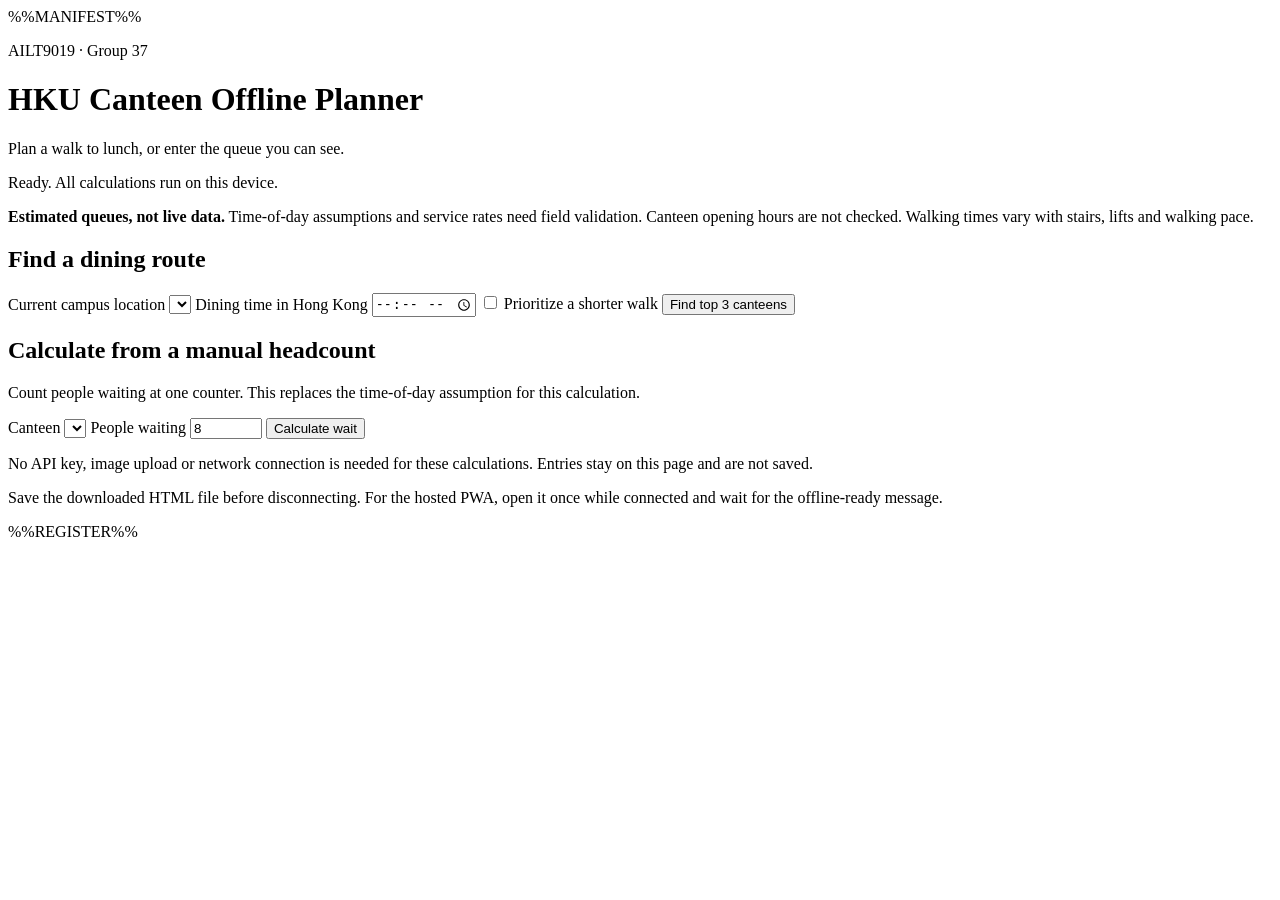
<file: offline/template.html>
<!doctype html>
<html lang="en">
<head>
  <meta charset="utf-8">
  <meta name="viewport" content="width=device-width, initial-scale=1">
  <meta name="theme-color" content="#143a32">
  <meta name="description" content="HKU dining route estimates and manual queue calculator that work offline.">
  <title>HKU Canteen Offline Planner</title>
  %%MANIFEST%%
  <style>%%STYLE%%</style>
</head>
<body>
  <main>
    <header>
      <p class="eyebrow">AILT9019 · Group 37</p>
      <h1>HKU Canteen Offline Planner</h1>
      <p>Plan a walk to lunch, or enter the queue you can see.</p>
      <p id="offline-status" class="status" role="status">Ready. All calculations run on this device.</p>
    </header>
    <p class="notice"><strong>Estimated queues, not live data.</strong> Time-of-day assumptions and service rates need field validation. Canteen opening hours are not checked. Walking times vary with stairs, lifts and walking pace.</p>
    <section aria-labelledby="route-heading">
      <h2 id="route-heading">Find a dining route</h2>
      <form id="route-form">
        <label for="origin">Current campus location</label>
        <select id="origin" name="origin" required></select>
        <label for="dining-time">Dining time in Hong Kong</label>
        <input id="dining-time" name="dining-time" type="time" step="60" required>
        <label class="check"><input id="rush" type="checkbox"> Prioritize a shorter walk</label>
        <button type="submit">Find top 3 canteens</button>
      </form>
      <p id="route-error" class="error" role="alert"></p>
      <div id="routes" aria-live="polite"></div>
    </section>
    <section aria-labelledby="queue-heading">
      <h2 id="queue-heading">Calculate from a manual headcount</h2>
      <p>Count people waiting at one counter. This replaces the time-of-day assumption for this calculation.</p>
      <form id="queue-form">
        <label for="canteen">Canteen</label>
        <select id="canteen" name="canteen" required></select>
        <label for="headcount">People waiting</label>
        <input id="headcount" name="headcount" type="number" inputmode="numeric" min="0" max="10000" step="1" value="8" required>
        <button type="submit">Calculate wait</button>
      </form>
      <p id="queue-error" class="error" role="alert"></p>
      <p id="queue-result" aria-live="polite"></p>
    </section>
    <footer>
      <p>No API key, image upload or network connection is needed for these calculations. Entries stay on this page and are not saved.</p>
      <p>Save the downloaded HTML file before disconnecting. For the hosted PWA, open it once while connected and wait for the offline-ready message.</p>
      <noscript>This planner needs JavaScript enabled to calculate routes.</noscript>
    </footer>
  </main>
  <script id="planner-data" type="application/json">%%DATA%%</script>
  <script>%%CORE%%</script>
  <script>%%SCRIPT%%</script>
  %%REGISTER%%
</body>
</html>
</file>
